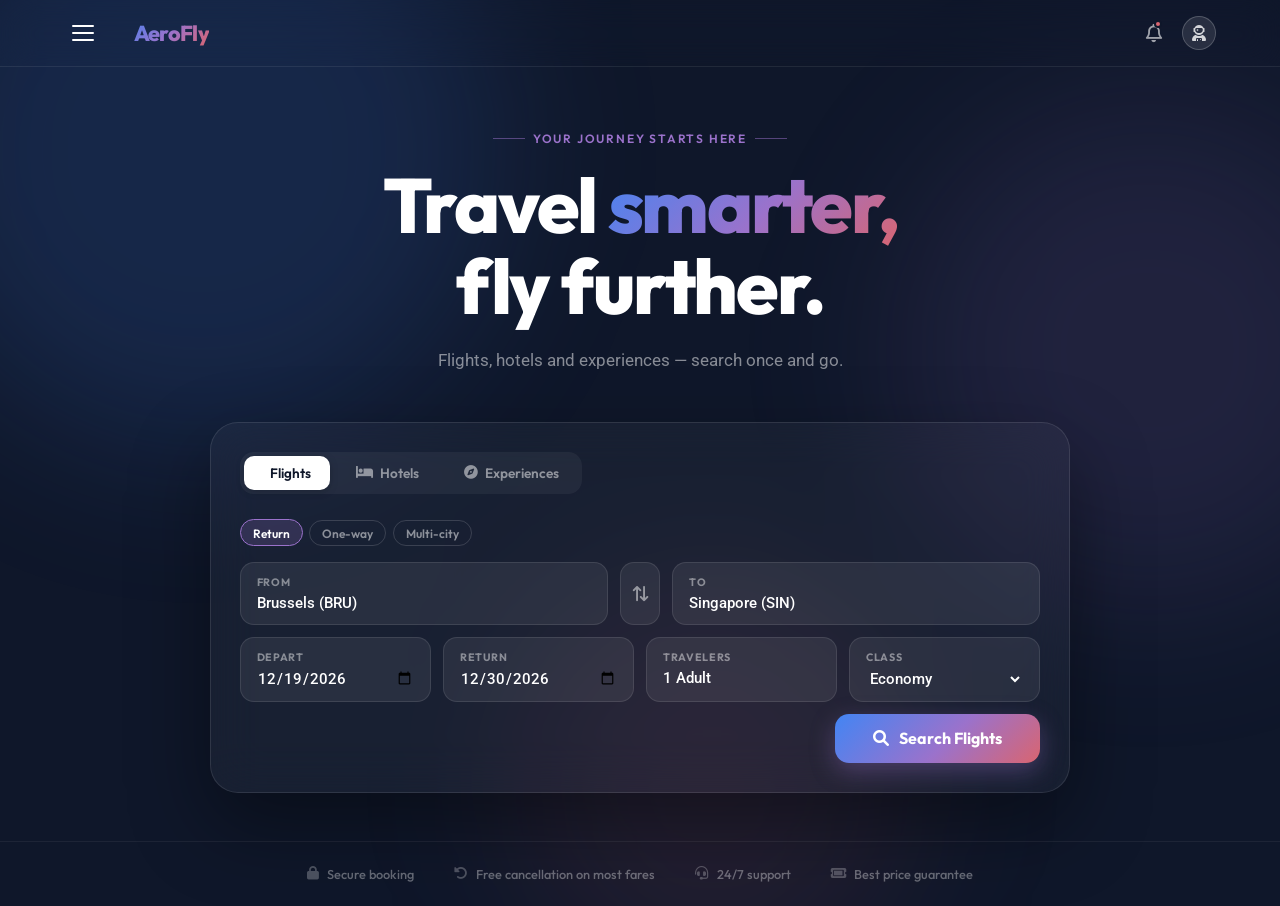
<file: index.html>
<!DOCTYPE html>
<html lang="en">
<head>
<meta charset="UTF-8">
<meta name="viewport" content="width=device-width, initial-scale=1.0, maximum-scale=1.0, user-scalable=no">
<title>AeroFly — Premium Travel</title>
<link href="https://cdnjs.cloudflare.com/ajax/libs/font-awesome/6.0.0/css/all.min.css" rel="stylesheet">
<link href="https://fonts.googleapis.com/css2?family=Outfit:wght@300;400;500;600;700;800&family=Roboto:wght@400;500;700&display=swap" rel="stylesheet">
<link rel="stylesheet" href="dreamo-fixed/css/global.css">
<style>
#navDropdown{position:absolute;top:calc(100% + 8px);left:5%;visibility:hidden;opacity:0;pointer-events:none;transform:translateY(-8px);transition:all .25s cubic-bezier(.34,1.56,.64,1);z-index:500;}
#navDropdown.active{visibility:visible;opacity:1;pointer-events:all;transform:translateY(0);}
body{overflow-x:hidden;}
.hero{min-height:100vh;background:#0F172A;display:flex;flex-direction:column;position:relative;overflow:hidden;}
.stars{position:absolute;inset:0;pointer-events:none;overflow:hidden;}
.stars span{position:absolute;border-radius:50%;background:white;animation:twinkle var(--d) ease-in-out infinite alternate;opacity:0;}
@keyframes twinkle{from{opacity:0;transform:scale(.8)}to{opacity:var(--o);transform:scale(1.2)}}
.blob{position:absolute;border-radius:50%;filter:blur(80px);pointer-events:none;}
.blob-1{width:600px;height:600px;background:rgba(66,133,244,.15);top:-150px;left:-100px;animation:drift 12s ease-in-out infinite alternate;}
.blob-2{width:500px;height:500px;background:rgba(155,114,203,.12);top:100px;right:-120px;animation:drift 9s ease-in-out infinite alternate-reverse;}
.blob-3{width:400px;height:400px;background:rgba(217,101,112,.1);bottom:-80px;left:40%;animation:drift 14s ease-in-out infinite alternate;}
@keyframes drift{from{transform:translate(0,0) scale(1)}to{transform:translate(30px,20px) scale(1.06)}}
header{background:transparent;border-bottom:1px solid rgba(255,255,255,.08);position:relative;z-index:10;}
header .logo{color:white;}
.icon-btn{color:rgba(255,255,255,.6);}
.icon-btn:hover{background:rgba(255,255,255,.1);color:white;}
.profile-char{background:rgba(255,255,255,.1);color:rgba(255,255,255,.8);border-color:rgba(255,255,255,.2);}
.hamburger span{background:white;}
.hero-body{flex:1;display:flex;flex-direction:column;align-items:center;justify-content:center;padding:4rem 5% 3rem;position:relative;z-index:2;}
.hero-eyebrow{font-family:'Outfit',sans-serif;font-size:.75rem;font-weight:600;letter-spacing:.15em;text-transform:uppercase;color:var(--purple);margin-bottom:1.2rem;display:flex;align-items:center;gap:.5rem;}
.hero-eyebrow::before,.hero-eyebrow::after{content:'';width:32px;height:1px;background:var(--purple);opacity:.5;}
.hero-title{font-family:'Outfit',sans-serif;font-size:clamp(2.6rem,6vw,5rem);font-weight:800;line-height:1.05;letter-spacing:-.03em;color:white;text-align:center;margin-bottom:1.2rem;max-width:820px;}
.hero-title .grad{background:var(--gradient);-webkit-background-clip:text;-webkit-text-fill-color:transparent;}
.hero-sub{font-size:1.05rem;color:rgba(255,255,255,.5);text-align:center;max-width:480px;line-height:1.7;margin-bottom:3rem;}
.search-card{background:rgba(255,255,255,.04);backdrop-filter:blur(24px);border:1px solid rgba(255,255,255,.1);border-radius:28px;padding:1.8rem;width:100%;max-width:860px;box-shadow:0 32px 80px rgba(0,0,0,.4);}
.mode-tabs{display:flex;gap:.4rem;margin-bottom:1.6rem;background:rgba(255,255,255,.05);border-radius:14px;padding:4px;width:fit-content;}
.mode-tab{font-family:'Outfit',sans-serif;font-size:.85rem;font-weight:600;padding:.5rem 1.2rem;border-radius:10px;border:none;background:transparent;color:rgba(255,255,255,.5);cursor:pointer;transition:all .2s;display:flex;align-items:center;gap:.45rem;}
.mode-tab.active{background:white;color:#0F172A;box-shadow:0 2px 8px rgba(0,0,0,.2);}
.mode-tab:hover:not(.active){color:rgba(255,255,255,.85);background:rgba(255,255,255,.08);}
.search-panel{display:none;}
.search-panel.active{display:block;}
.fields-row{display:grid;gap:.75rem;margin-bottom:.75rem;}
.fields-row.cols-2{grid-template-columns:1fr 1fr;}
.fields-row.cols-3{grid-template-columns:1fr 1fr 1fr;}
.fields-row.cols-4{grid-template-columns:1fr 1fr 1fr 1fr;}
.field{display:flex;flex-direction:column;gap:.3rem;background:rgba(255,255,255,.07);border:1px solid rgba(255,255,255,.1);border-radius:14px;padding:.75rem 1rem;cursor:pointer;transition:all .2s;position:relative;}
.field:hover,.field:focus-within{background:rgba(255,255,255,.11);border-color:rgba(155,114,203,.5);}
.field label{font-family:'Outfit',sans-serif;font-size:.67rem;font-weight:700;text-transform:uppercase;letter-spacing:.06em;color:rgba(255,255,255,.45);pointer-events:none;}
.field input,.field select{background:transparent;border:none;outline:none;font-family:'Roboto',sans-serif;font-size:.95rem;font-weight:500;color:white;width:100%;cursor:pointer;}
.field select option{background:#1E293B;color:white;}
.field input::placeholder{color:rgba(255,255,255,.3);}
.swap-wrap{display:flex;align-items:stretch;gap:.75rem;margin-bottom:.75rem;}
.swap-btn{width:40px;flex-shrink:0;background:rgba(255,255,255,.07);border:1px solid rgba(255,255,255,.1);border-radius:14px;color:rgba(255,255,255,.5);font-size:.95rem;cursor:pointer;display:flex;align-items:center;justify-content:center;transition:all .2s;align-self:stretch;}
.swap-btn:hover{background:rgba(155,114,203,.2);border-color:rgba(155,114,203,.4);color:white;transform:rotate(180deg);}
.travelers-popup-wrap{position:absolute;top:calc(100% + 8px);left:0;right:0;background:#1E293B;border:1px solid rgba(255,255,255,.12);border-radius:16px;padding:1rem;z-index:200;box-shadow:0 20px 60px rgba(0,0,0,.5);display:none;}
.travelers-popup-wrap.open{display:block;}
.t-row{display:flex;align-items:center;justify-content:space-between;padding:.55rem 0;border-bottom:1px solid rgba(255,255,255,.07);}
.t-row:last-of-type{border-bottom:none;}
.t-label{color:white;font-weight:600;font-size:.9rem;}
.t-age{font-size:.72rem;color:rgba(255,255,255,.4);}
.t-counter{display:flex;align-items:center;gap:.5rem;}
.t-btn{width:28px;height:28px;border-radius:50%;border:1.5px solid rgba(255,255,255,.2);background:transparent;color:white;font-size:1rem;font-weight:700;cursor:pointer;display:flex;align-items:center;justify-content:center;transition:all .2s;line-height:1;}
.t-btn:hover:not(:disabled){border-color:var(--purple);color:var(--purple);}
.t-btn:disabled{opacity:.3;cursor:not-allowed;}
.t-val{min-width:20px;text-align:center;font-weight:700;color:white;font-family:'Outfit',sans-serif;}
.t-done{width:100%;margin-top:.75rem;background:var(--gradient);border:none;border-radius:10px;padding:.55rem;color:white;font-family:'Outfit',sans-serif;font-weight:700;font-size:.85rem;cursor:pointer;}
.trip-pills{display:flex;gap:.4rem;margin-bottom:1rem;flex-wrap:wrap;}
.trip-pill{font-family:'Outfit',sans-serif;font-size:.75rem;font-weight:600;padding:.3rem .75rem;border-radius:20px;border:1.5px solid rgba(255,255,255,.15);background:transparent;color:rgba(255,255,255,.5);cursor:pointer;transition:all .2s;}
.trip-pill.active{border-color:var(--purple);background:rgba(155,114,203,.2);color:white;}
.search-btn-row{display:flex;justify-content:flex-end;margin-top:.75rem;}
.search-btn{background:var(--gradient);color:white;border:none;border-radius:14px;padding:.9rem 2.4rem;font-family:'Outfit',sans-serif;font-size:1rem;font-weight:700;cursor:pointer;display:flex;align-items:center;gap:.6rem;transition:all .2s;box-shadow:0 8px 24px rgba(155,114,203,.35);}
.search-btn:hover{transform:translateY(-2px);box-shadow:0 12px 32px rgba(155,114,203,.45);}
.trust-bar{display:flex;gap:2.5rem;justify-content:center;padding:1.5rem 5%;position:relative;z-index:2;border-top:1px solid rgba(255,255,255,.06);flex-wrap:wrap;}
.trust-item{display:flex;align-items:center;gap:.5rem;font-size:.8rem;color:rgba(255,255,255,.35);font-family:'Outfit',sans-serif;font-weight:500;}
.trust-item i{color:rgba(255,255,255,.25);font-size:.85rem;}
.nav-dropdown{background:rgba(15,23,42,.95);border-color:rgba(255,255,255,.1);}
.nav-dropdown a{color:rgba(255,255,255,.8);border-bottom-color:rgba(255,255,255,.08);}
.nav-dropdown a:hover{background:rgba(255,255,255,.05);color:white;}
@media(max-width:700px){
  .fields-row.cols-4{grid-template-columns:1fr 1fr;}
  .fields-row.cols-3{grid-template-columns:1fr 1fr;}
  .fields-row.cols-2{grid-template-columns:1fr;}
  .swap-wrap{flex-direction:column;}
  .swap-btn{width:100%;height:40px;}
  .search-btn-row{justify-content:stretch;}
  .search-btn{width:100%;justify-content:center;}
  .hero-title{font-size:2.4rem;}
}
</style>
</head>
<body>

<div class="hero">
  <div class="stars" id="stars"></div>
  <div class="blob blob-1"></div>
  <div class="blob blob-2"></div>
  <div class="blob blob-3"></div>

  <header>
    <div class="logo-menu-group">
      <div class="hamburger" id="menuToggle">
        <span></span><span></span><span></span>
      </div>
      <div class="logo">
        <i class="fa-solid fa-sparkles" style="font-size:1.1rem;margin-right:6px;"></i>AeroFly
      </div>
    </div>
    <div class="nav-dropdown" id="navDropdown">
      <a href="dreamo-fixed/pages/aerofly.html"><i class="fa-solid fa-plane-up" style="margin-right:8px;"></i> Flights</a>
      <a href="dreamo-fixed/pages/aerohotel.html"><i class="fa-solid fa-bed" style="margin-right:8px;"></i> Hotels</a>
      <a href="dreamo-fixed/pages/experiences.html"><i class="fa-solid fa-compass" style="margin-right:8px;"></i> Experiences</a>
    </div>
    <div class="user-actions">
      <button class="icon-btn" title="Notifications">
        <i class="fa-regular fa-bell"></i>
        <div class="notification-badge"></div>
      </button>
      <div class="profile-char" title="Account">
        <i class="fa-solid fa-user-astronaut"></i>
      </div>
    </div>
  </header>

  <div class="hero-body">
    <div class="hero-eyebrow">Your Journey Starts Here</div>
    <h1 class="hero-title">Travel <span class="grad">smarter,</span><br>fly further.</h1>
    <p class="hero-sub">Flights, hotels and experiences — search once and go.</p>

    <div class="search-card">
      <div class="mode-tabs">
        <button class="mode-tab active" id="tab-flights" onclick="switchMode('flights')"><i class="fa-solid fa-plane-up"></i> Flights</button>
        <button class="mode-tab" id="tab-hotels" onclick="switchMode('hotels')"><i class="fa-solid fa-bed"></i> Hotels</button>
        <button class="mode-tab" id="tab-experiences" onclick="switchMode('experiences')"><i class="fa-solid fa-compass"></i> Experiences</button>
      </div>

      <div class="search-panel active" id="panel-flights">
        <div class="trip-pills">
          <button class="trip-pill active" onclick="setTrip(this,'return')">Return</button>
          <button class="trip-pill" onclick="setTrip(this,'oneway')">One-way</button>
          <button class="trip-pill" onclick="setTrip(this,'multi')">Multi-city</button>
        </div>
        <div class="swap-wrap">
          <div class="field" style="flex:1;"><label>From</label><input type="text" id="f-from" placeholder="City or airport" value="Brussels (BRU)"></div>
          <button class="swap-btn" title="Swap" onclick="swapLocations()"><i class="fa-solid fa-arrow-right-arrow-left" style="transform:rotate(90deg)"></i></button>
          <div class="field" style="flex:1;"><label>To</label><input type="text" id="f-to" placeholder="City or airport" value="Singapore (SIN)"></div>
        </div>
        <div class="fields-row cols-4">
          <div class="field"><label>Depart</label><input type="date" id="f-depart"></div>
          <div class="field" id="f-return-wrap"><label>Return</label><input type="date" id="f-return"></div>
          <div class="field" style="position:relative;" onclick="toggleTravelers(event)">
            <label>Travelers</label>
            <input type="text" id="f-travelers-display" readonly placeholder="1 Adult" style="cursor:pointer;">
            <div class="travelers-popup-wrap" id="travelers-popup" onclick="event.stopPropagation()">
              <div class="t-row"><div><div class="t-label">Adults</div><div class="t-age">Age 12+</div></div><div class="t-counter"><button class="t-btn" id="a-minus" onclick="adj('a',-1)">−</button><span class="t-val" id="a-val">1</span><button class="t-btn" onclick="adj('a',1)">+</button></div></div>
              <div class="t-row"><div><div class="t-label">Children</div><div class="t-age">Age 2–11</div></div><div class="t-counter"><button class="t-btn" id="c-minus" onclick="adj('c',-1)">−</button><span class="t-val" id="c-val">0</span><button class="t-btn" onclick="adj('c',1)">+</button></div></div>
              <div class="t-row"><div><div class="t-label">Infants</div><div class="t-age">Under 2</div></div><div class="t-counter"><button class="t-btn" id="i-minus" onclick="adj('i',-1)">−</button><span class="t-val" id="i-val">0</span><button class="t-btn" onclick="adj('i',1)">+</button></div></div>
              <button class="t-done" onclick="closeTravelers()">Done</button>
            </div>
          </div>
          <div class="field"><label>Class</label><select id="f-class"><option value="economy">Economy</option><option value="premium">Premium</option><option value="first">First Class</option></select></div>
        </div>
        <div class="search-btn-row"><button class="search-btn" onclick="searchFlights()"><i class="fa-solid fa-magnifying-glass"></i> Search Flights</button></div>
      </div>

      <div class="search-panel" id="panel-hotels">
        <div class="fields-row cols-2" style="margin-bottom:.75rem;"><div class="field" style="grid-column:1/-1;"><label>Destination</label><input type="text" id="h-dest" placeholder="City, hotel or landmark" value="Singapore"></div></div>
        <div class="fields-row cols-4">
          <div class="field"><label>Check-in</label><input type="date" id="h-checkin"></div>
          <div class="field"><label>Check-out</label><input type="date" id="h-checkout"></div>
          <div class="field"><label>Guests</label><select id="h-guests"><option>1 guest</option><option selected>2 guests</option><option>3 guests</option><option>4 guests</option><option>5+ guests</option></select></div>
          <div class="field"><label>Rooms</label><select id="h-rooms"><option selected>1 room</option><option>2 rooms</option><option>3 rooms</option></select></div>
        </div>
        <div class="search-btn-row"><button class="search-btn" onclick="searchHotels()"><i class="fa-solid fa-magnifying-glass"></i> Search Hotels</button></div>
      </div>

      <div class="search-panel" id="panel-experiences">
        <div class="fields-row cols-2" style="margin-bottom:.75rem;"><div class="field" style="grid-column:1/-1;"><label>What are you looking for?</label><input type="text" id="e-query" placeholder="Cooking class, city tour, safari..."></div></div>
        <div class="fields-row cols-4">
          <div class="field"><label>Destination</label><input type="text" id="e-dest" placeholder="City or region" value="Singapore"></div>
          <div class="field"><label>Date</label><input type="date" id="e-date"></div>
          <div class="field"><label>Guests</label><select id="e-guests"><option>1 person</option><option selected>2 people</option><option>3 people</option><option>4 people</option><option>5+ people</option></select></div>
          <div class="field"><label>Category</label><select id="e-cat"><option value="">All</option><option value="food">Food & Drink</option><option value="culture">Culture</option><option value="nature">Nature</option><option value="adventure">Adventure</option><option value="wellness">Wellness</option></select></div>
        </div>
        <div class="search-btn-row"><button class="search-btn" onclick="searchExperiences()"><i class="fa-solid fa-magnifying-glass"></i> Find Experiences</button></div>
      </div>
    </div>
  </div>

  <div class="trust-bar">
    <div class="trust-item"><i class="fa-solid fa-lock"></i> Secure booking</div>
    <div class="trust-item"><i class="fa-solid fa-rotate-left"></i> Free cancellation on most fares</div>
    <div class="trust-item"><i class="fa-solid fa-headset"></i> 24/7 support</div>
    <div class="trust-item"><i class="fa-solid fa-ticket"></i> Best price guarantee</div>
  </div>
</div>

<script src="dreamo-fixed/js/global.js"></script>
<script>
(function buildStars(){const c=document.getElementById('stars');for(let i=0;i<120;i++){const s=document.createElement('span'),sz=Math.random()*2.5+.5;s.style.cssText=`width:${sz}px;height:${sz}px;top:${Math.random()*100}%;left:${Math.random()*100}%;--d:${(Math.random()*4+2).toFixed(1)}s;--o:${(Math.random()*.7+.1).toFixed(2)};animation-delay:${(Math.random()*5).toFixed(1)}s;`;c.appendChild(s);}})();
(function setDates(){const pad=n=>String(n).padStart(2,'0'),fmt=d=>`${d.getFullYear()}-${pad(d.getMonth()+1)}-${pad(d.getDate())}`,dep=new Date(),ret=new Date();dep.setDate(dep.getDate()+14);ret.setDate(ret.getDate()+25);document.getElementById('f-depart').value=fmt(dep);document.getElementById('f-return').value=fmt(ret);document.getElementById('h-checkin').value=fmt(dep);document.getElementById('h-checkout').value=fmt(ret);document.getElementById('e-date').value=fmt(dep);})();
function switchMode(m){document.querySelectorAll('.mode-tab').forEach(t=>t.classList.remove('active'));document.querySelectorAll('.search-panel').forEach(p=>p.classList.remove('active'));document.getElementById('tab-'+m).classList.add('active');document.getElementById('panel-'+m).classList.add('active');}
function setTrip(el,t){document.querySelectorAll('.trip-pill').forEach(p=>p.classList.remove('active'));el.classList.add('active');document.getElementById('f-return-wrap').style.display=t==='oneway'?'none':'';}
function swapLocations(){const a=document.getElementById('f-from'),b=document.getElementById('f-to');[a.value,b.value]=[b.value,a.value];}
const PAX={a:1,c:0,i:0};
function toggleTravelers(e){e.stopPropagation();document.getElementById('travelers-popup').classList.toggle('open');updateTravelersBtn();}
function closeTravelers(){document.getElementById('travelers-popup').classList.remove('open');}
function adj(k,d){PAX[k]=Math.max(k==='a'?1:0,PAX[k]+d);document.getElementById(k+'-val').textContent=PAX[k];document.getElementById(k+'-minus').disabled=PAX[k]<=(k==='a'?1:0);updateTravelersBtn();}
function updateTravelersBtn(){const p=[];if(PAX.a)p.push(PAX.a+' Adult'+(PAX.a>1?'s':''));if(PAX.c)p.push(PAX.c+' Child'+(PAX.c>1?'ren':''));if(PAX.i)p.push(PAX.i+' Infant'+(PAX.i>1?'s':''));document.getElementById('f-travelers-display').value=p.join(', ');}
updateTravelersBtn();
document.addEventListener('click',()=>closeTravelers());
function searchFlights(){const from=document.getElementById('f-from').value.trim(),to=document.getElementById('f-to').value.trim(),depart=document.getElementById('f-depart').value,ret=document.getElementById('f-return').value,pax=`${PAX.a}a${PAX.c}c${PAX.i}i`,cls=document.getElementById('f-class').value,params=new URLSearchParams({from,to,depart,return:ret,pax,class:cls});window.location.href=`dreamo-fixed/pages/aerofly.html?${params}`;}
function searchHotels(){const dest=document.getElementById('h-dest').value.trim(),checkin=document.getElementById('h-checkin').value,checkout=document.getElementById('h-checkout').value,guests=document.getElementById('h-guests').value,rooms=document.getElementById('h-rooms').value,params=new URLSearchParams({dest,checkin,checkout,guests,rooms});window.location.href=`dreamo-fixed/pages/aerohotel.html?${params}`;}
function searchExperiences(){const query=document.getElementById('e-query').value.trim(),dest=document.getElementById('e-dest').value.trim(),date=document.getElementById('e-date').value,guests=document.getElementById('e-guests').value,cat=document.getElementById('e-cat').value,params=new URLSearchParams({query,dest,date,guests,cat});window.location.href=`dreamo-fixed/pages/experiences.html?${params}`;}
</script>
</body>
</html>
</file>
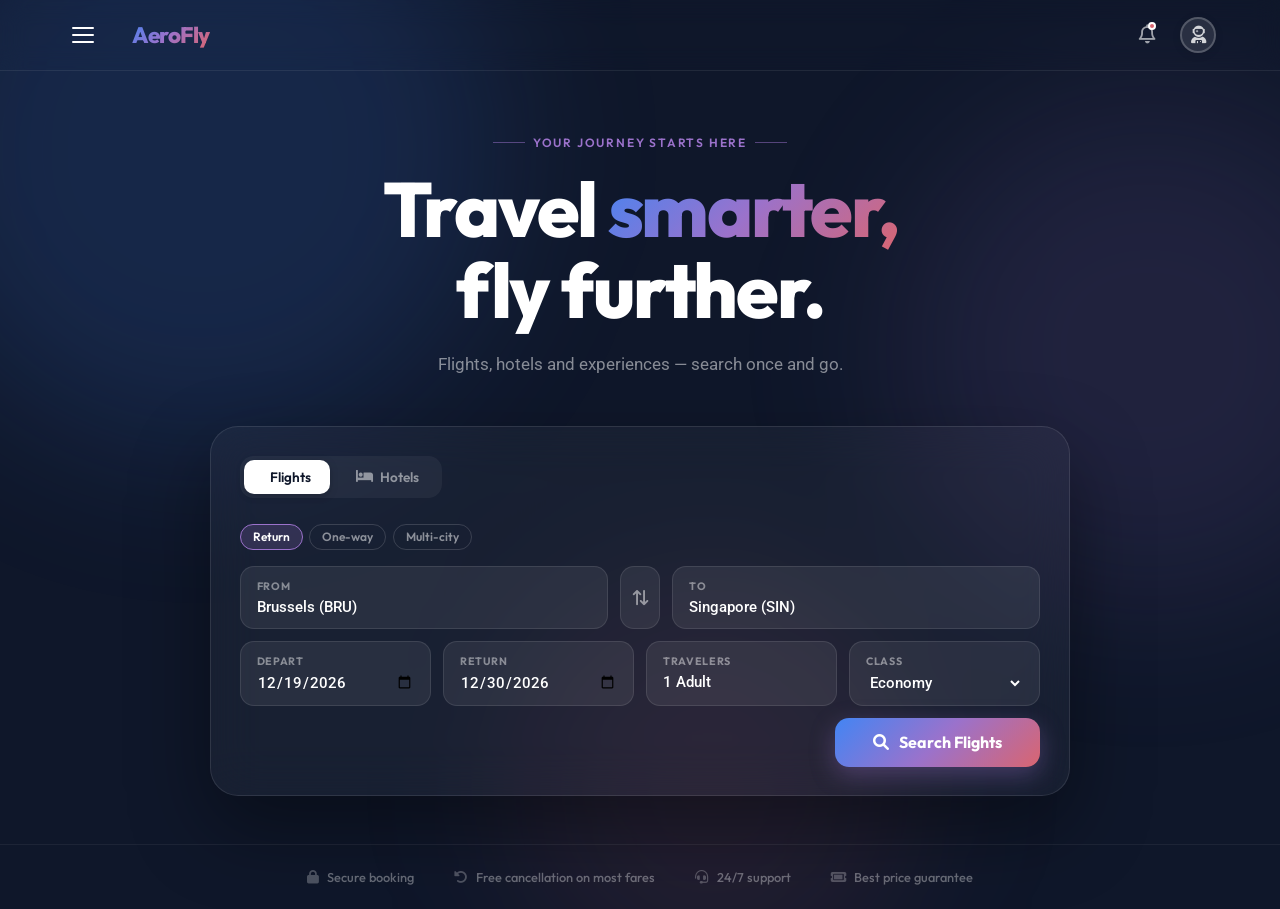
<file: aerofly-fixed/index.html>
<!DOCTYPE html>
<html lang="en">
<head>
<meta charset="UTF-8">
<meta name="viewport" content="width=device-width, initial-scale=1.0, maximum-scale=1.0, user-scalable=no">
<title>AeroFly — Premium Travel</title>
<link href="https://cdnjs.cloudflare.com/ajax/libs/font-awesome/6.0.0/css/all.min.css" rel="stylesheet">
<link href="https://fonts.googleapis.com/css2?family=Outfit:wght@300;400;500;600;700;800&family=Roboto:wght@400;500;700&display=swap" rel="stylesheet">
<link rel="stylesheet" href="css/global.css">
<style>
/* ================================================================
   INDEX — landing page only styles
================================================================ */

body { overflow-x: hidden; }

/* ── Hero ─────────────────────────────────────────────────────── */
.hero {
  min-height: 100vh;
  background: #0F172A;
  display: flex;
  flex-direction: column;
  position: relative;
  overflow: hidden;
}

/* animated star field */
.stars {
  position: absolute;
  inset: 0;
  pointer-events: none;
  overflow: hidden;
}
.stars span {
  position: absolute;
  border-radius: 50%;
  background: white;
  animation: twinkle var(--d) ease-in-out infinite alternate;
  opacity: 0;
}
@keyframes twinkle {
  from { opacity: 0; transform: scale(.8); }
  to   { opacity: var(--o); transform: scale(1.2); }
}

/* gradient glow blobs */
.blob {
  position: absolute;
  border-radius: 50%;
  filter: blur(80px);
  pointer-events: none;
}
.blob-1 {
  width: 600px; height: 600px;
  background: rgba(66,133,244,.15);
  top: -150px; left: -100px;
  animation: drift 12s ease-in-out infinite alternate;
}
.blob-2 {
  width: 500px; height: 500px;
  background: rgba(155,114,203,.12);
  top: 100px; right: -120px;
  animation: drift 9s ease-in-out infinite alternate-reverse;
}
.blob-3 {
  width: 400px; height: 400px;
  background: rgba(217,101,112,.1);
  bottom: -80px; left: 40%;
  animation: drift 14s ease-in-out infinite alternate;
}
@keyframes drift {
  from { transform: translate(0, 0) scale(1); }
  to   { transform: translate(30px, 20px) scale(1.06); }
}

/* ── Header (dark variant) ─────────────────────────────────────── */
header {
  background: transparent;
  border-bottom: 1px solid rgba(255,255,255,.08);
  position: relative;
  z-index: 10;
}
header .logo { color: white; }
.icon-btn { color: rgba(255,255,255,.6); }
.icon-btn:hover { background: rgba(255,255,255,.1); color: white; }
.profile-char { background: rgba(255,255,255,.1); color: rgba(255,255,255,.8); border-color: rgba(255,255,255,.2); }
.hamburger span { background: white; }

/* ── Hero content ──────────────────────────────────────────────── */
.hero-body {
  flex: 1;
  display: flex;
  flex-direction: column;
  align-items: center;
  justify-content: center;
  padding: 4rem 5% 3rem;
  position: relative;
  z-index: 2;
}

.hero-eyebrow {
  font-family: 'Outfit', sans-serif;
  font-size: .75rem;
  font-weight: 600;
  letter-spacing: .15em;
  text-transform: uppercase;
  color: var(--gemini-purple);
  margin-bottom: 1.2rem;
  display: flex;
  align-items: center;
  gap: .5rem;
}
.hero-eyebrow::before,
.hero-eyebrow::after {
  content: '';
  width: 32px; height: 1px;
  background: var(--gemini-purple);
  opacity: .5;
}

.hero-title {
  font-family: 'Outfit', sans-serif;
  font-size: clamp(2.6rem, 6vw, 5rem);
  font-weight: 800;
  line-height: 1.05;
  letter-spacing: -.03em;
  color: white;
  text-align: center;
  margin-bottom: 1.2rem;
  max-width: 820px;
}

.hero-title .grad {
  background: var(--gemini-gradient);
  -webkit-background-clip: text;
  -webkit-text-fill-color: transparent;
}

.hero-sub {
  font-size: 1.05rem;
  color: rgba(255,255,255,.5);
  text-align: center;
  max-width: 480px;
  line-height: 1.7;
  margin-bottom: 3rem;
}

/* ── Search card ───────────────────────────────────────────────── */
.search-card {
  background: rgba(255,255,255,.04);
  backdrop-filter: blur(24px);
  border: 1px solid rgba(255,255,255,.1);
  border-radius: 28px;
  padding: 1.8rem;
  width: 100%;
  max-width: 860px;
  box-shadow: 0 32px 80px rgba(0,0,0,.4);
}

/* ── Mode tabs ─────────────────────────────────────────────────── */
.mode-tabs {
  display: flex;
  gap: .4rem;
  margin-bottom: 1.6rem;
  background: rgba(255,255,255,.05);
  border-radius: 14px;
  padding: 4px;
  width: fit-content;
}
.mode-tab {
  font-family: 'Outfit', sans-serif;
  font-size: .85rem;
  font-weight: 600;
  padding: .5rem 1.2rem;
  border-radius: 10px;
  border: none;
  background: transparent;
  color: rgba(255,255,255,.5);
  cursor: pointer;
  transition: all .2s;
  display: flex;
  align-items: center;
  gap: .45rem;
}
.mode-tab.active {
  background: white;
  color: var(--text-dark);
  box-shadow: 0 2px 8px rgba(0,0,0,.2);
}
.mode-tab:hover:not(.active) {
  color: rgba(255,255,255,.85);
  background: rgba(255,255,255,.08);
}

/* ── Search panels ─────────────────────────────────────────────── */
.search-panel { display: none; }
.search-panel.active { display: block; }

/* ── Field rows ────────────────────────────────────────────────── */
.fields-row {
  display: grid;
  gap: .75rem;
  margin-bottom: .75rem;
}
.fields-row.cols-2 { grid-template-columns: 1fr 1fr; }
.fields-row.cols-3 { grid-template-columns: 1fr 1fr 1fr; }
.fields-row.cols-4 { grid-template-columns: 1fr 1fr 1fr 1fr; }

.field {
  display: flex;
  flex-direction: column;
  gap: .3rem;
  background: rgba(255,255,255,.07);
  border: 1px solid rgba(255,255,255,.1);
  border-radius: 14px;
  padding: .75rem 1rem;
  cursor: pointer;
  transition: all .2s;
  position: relative;
}
.field:hover, .field:focus-within {
  background: rgba(255,255,255,.11);
  border-color: rgba(155,114,203,.5);
}

.field label {
  font-family: 'Outfit', sans-serif;
  font-size: .67rem;
  font-weight: 700;
  text-transform: uppercase;
  letter-spacing: .06em;
  color: rgba(255,255,255,.45);
  pointer-events: none;
}

.field input,
.field select {
  background: transparent;
  border: none;
  outline: none;
  font-family: 'Roboto', sans-serif;
  font-size: .95rem;
  font-weight: 500;
  color: white;
  width: 100%;
  cursor: pointer;
}
.field select option { background: #1E293B; color: white; }
.field input::placeholder { color: rgba(255,255,255,.3); }

/* swap button between From/To */
.swap-wrap {
  display: flex;
  align-items: stretch;
  gap: .75rem;
}
.swap-btn {
  width: 40px;
  flex-shrink: 0;
  background: rgba(255,255,255,.07);
  border: 1px solid rgba(255,255,255,.1);
  border-radius: 14px;
  color: rgba(255,255,255,.5);
  font-size: .95rem;
  cursor: pointer;
  display: flex;
  align-items: center;
  justify-content: center;
  transition: all .2s;
  align-self: stretch;
}
.swap-btn:hover {
  background: rgba(155,114,203,.2);
  border-color: rgba(155,114,203,.4);
  color: white;
  transform: rotate(180deg);
}

/* traveler rows inside popup */
.travelers-popup-wrap {
  position: absolute;
  top: calc(100% + 8px);
  left: 0;
  right: 0;
  background: #1E293B;
  border: 1px solid rgba(255,255,255,.12);
  border-radius: 16px;
  padding: 1rem;
  z-index: 200;
  box-shadow: 0 20px 60px rgba(0,0,0,.5);
  display: none;
}
.travelers-popup-wrap.open { display: block; }

.t-row {
  display: flex;
  align-items: center;
  justify-content: space-between;
  padding: .55rem 0;
  border-bottom: 1px solid rgba(255,255,255,.07);
}
.t-row:last-of-type { border-bottom: none; }
.t-label { color: white; font-weight: 600; font-size: .9rem; }
.t-age { font-size: .72rem; color: rgba(255,255,255,.4); }

.t-counter { display: flex; align-items: center; gap: .5rem; }
.t-btn {
  width: 28px; height: 28px;
  border-radius: 50%;
  border: 1.5px solid rgba(255,255,255,.2);
  background: transparent;
  color: white;
  font-size: 1rem;
  font-weight: 700;
  cursor: pointer;
  display: flex; align-items: center; justify-content: center;
  transition: all .2s;
  line-height: 1;
}
.t-btn:hover:not(:disabled) { border-color: var(--gemini-purple); color: var(--gemini-purple); }
.t-btn:disabled { opacity: .3; cursor: not-allowed; }
.t-val { min-width: 20px; text-align: center; font-weight: 700; color: white; font-family: 'Outfit', sans-serif; }

.t-done {
  width: 100%;
  margin-top: .75rem;
  background: var(--gemini-gradient);
  border: none;
  border-radius: 10px;
  padding: .55rem;
  color: white;
  font-family: 'Outfit', sans-serif;
  font-weight: 700;
  font-size: .85rem;
  cursor: pointer;
}

/* ── Trip type pills ───────────────────────────────────────────── */
.trip-pills {
  display: flex;
  gap: .4rem;
  margin-bottom: 1rem;
  flex-wrap: wrap;
}
.trip-pill {
  font-family: 'Outfit', sans-serif;
  font-size: .75rem;
  font-weight: 600;
  padding: .3rem .75rem;
  border-radius: 20px;
  border: 1.5px solid rgba(255,255,255,.15);
  background: transparent;
  color: rgba(255,255,255,.5);
  cursor: pointer;
  transition: all .2s;
}
.trip-pill.active {
  border-color: var(--gemini-purple);
  background: rgba(155,114,203,.2);
  color: white;
}

/* ── Search button ─────────────────────────────────────────────── */
.search-btn-row {
  display: flex;
  justify-content: flex-end;
  margin-top: .75rem;
}
.search-btn {
  background: var(--gemini-gradient);
  color: white;
  border: none;
  border-radius: 14px;
  padding: .9rem 2.4rem;
  font-family: 'Outfit', sans-serif;
  font-size: 1rem;
  font-weight: 700;
  cursor: pointer;
  display: flex;
  align-items: center;
  gap: .6rem;
  transition: all .2s;
  box-shadow: 0 8px 24px rgba(155,114,203,.35);
}
.search-btn:hover {
  transform: translateY(-2px);
  box-shadow: 0 12px 32px rgba(155,114,203,.45);
}
.search-btn i { font-size: 1rem; }

/* ── Trust bar ─────────────────────────────────────────────────── */
.trust-bar {
  display: flex;
  gap: 2.5rem;
  justify-content: center;
  padding: 1.5rem 5%;
  position: relative;
  z-index: 2;
  border-top: 1px solid rgba(255,255,255,.06);
  flex-wrap: wrap;
}
.trust-item {
  display: flex;
  align-items: center;
  gap: .5rem;
  font-size: .8rem;
  color: rgba(255,255,255,.35);
  font-family: 'Outfit', sans-serif;
  font-weight: 500;
}
.trust-item i { color: rgba(255,255,255,.25); font-size: .85rem; }

/* ── Responsive ────────────────────────────────────────────────── */
@media (max-width: 700px) {
  .fields-row.cols-4 { grid-template-columns: 1fr 1fr; }
  .fields-row.cols-3 { grid-template-columns: 1fr 1fr; }
  .fields-row.cols-2 { grid-template-columns: 1fr; }
  .swap-wrap { flex-direction: column; }
  .swap-btn  { width: 100%; height: 40px; }
  .search-btn-row { justify-content: stretch; }
  .search-btn { width: 100%; justify-content: center; }
  .hero-title { font-size: 2.4rem; }
}

/* nav dropdown dark override */
.nav-dropdown {
  background: rgba(15,23,42,.95);
  border-color: rgba(255,255,255,.1);
}
.nav-dropdown a { color: rgba(255,255,255,.8); border-bottom-color: rgba(255,255,255,.08); }
.nav-dropdown a:hover { background: rgba(255,255,255,.05); color: white; }
</style>
</head>
<body>

<div class="hero">
  <div class="stars" id="stars"></div>
  <div class="blob blob-1"></div>
  <div class="blob blob-2"></div>
  <div class="blob blob-3"></div>

  <!-- HEADER -->
  <header>
    <div class="logo-menu-group">
      <div class="hamburger" id="menuToggle">
        <span></span><span></span><span></span>
      </div>
      <div class="logo">
        <i class="fa-solid fa-sparkles" style="font-size:1.1rem;margin-right:6px;"></i>AeroFly
      </div>
    </div>
    <div class="nav-dropdown" id="navDropdown">
      <a href="index.html" class="active-link"><i class="fa-solid fa-house" style="margin-right:8px;"></i> Home</a>
      <a href="pages/aerofly.html"><i class="fa-solid fa-plane-up" style="margin-right:8px;"></i> Flights</a>
      <a href="pages/aerohotel.html"><i class="fa-solid fa-bed" style="margin-right:8px;"></i> Hotels</a>
    </div>
    <div class="user-actions">
      <button class="icon-btn" title="Notifications">
        <i class="fa-regular fa-bell"></i>
        <div class="notification-badge"></div>
      </button>
      <div class="profile-char" title="Account">
        <i class="fa-solid fa-user-astronaut"></i>
      </div>
    </div>
  </header>

  <!-- HERO BODY -->
  <div class="hero-body">
    <div class="hero-eyebrow">Your Journey Starts Here</div>

    <h1 class="hero-title">
      Travel <span class="grad">smarter,</span><br>fly further.
    </h1>

    <p class="hero-sub">
      Flights, hotels and experiences — search once and go.
    </p>

    <!-- SEARCH CARD -->
    <div class="search-card">

      <!-- Mode tabs: Flights / Hotels -->
      <div class="mode-tabs">
        <button class="mode-tab active" id="tab-flights" onclick="switchMode('flights')">
          <i class="fa-solid fa-plane-up"></i> Flights
        </button>
        <button class="mode-tab" id="tab-hotels" onclick="switchMode('hotels')">
          <i class="fa-solid fa-bed"></i> Hotels
        </button>
      </div>

      <!-- ── FLIGHTS PANEL ── -->
      <div class="search-panel active" id="panel-flights">

        <!-- Trip type -->
        <div class="trip-pills">
          <button class="trip-pill active" onclick="setTrip(this,'return')">Return</button>
          <button class="trip-pill" onclick="setTrip(this,'oneway')">One-way</button>
          <button class="trip-pill" onclick="setTrip(this,'multi')">Multi-city</button>
        </div>

        <!-- From / Swap / To -->
        <div class="swap-wrap" style="margin-bottom:.75rem;">
          <div class="field" style="flex:1;">
            <label>From</label>
            <input type="text" id="f-from" placeholder="City or airport" value="Brussels (BRU)">
          </div>
          <button class="swap-btn" title="Swap" onclick="swapLocations()">
            <i class="fa-solid fa-arrow-right-arrow-left" style="transform:rotate(90deg)"></i>
          </button>
          <div class="field" style="flex:1;">
            <label>To</label>
            <input type="text" id="f-to" placeholder="City or airport" value="Singapore (SIN)">
          </div>
        </div>

        <!-- Dates + Travelers + Class -->
        <div class="fields-row cols-4">
          <div class="field">
            <label>Depart</label>
            <input type="date" id="f-depart" value="">
          </div>
          <div class="field" id="f-return-wrap">
            <label>Return</label>
            <input type="date" id="f-return" value="">
          </div>
          <div class="field" style="position:relative;" onclick="toggleTravelers(event)">
            <label>Travelers</label>
            <input type="text" id="f-travelers-display" readonly placeholder="1 Adult" style="cursor:pointer;">
            <!-- Travelers mini-popup -->
            <div class="travelers-popup-wrap" id="travelers-popup" onclick="event.stopPropagation()">
              <div class="t-row">
                <div><div class="t-label">Adults</div><div class="t-age">Age 12+</div></div>
                <div class="t-counter">
                  <button class="t-btn" id="a-minus" onclick="adj('a',-1)">−</button>
                  <span class="t-val" id="a-val">1</span>
                  <button class="t-btn" onclick="adj('a',1)">+</button>
                </div>
              </div>
              <div class="t-row">
                <div><div class="t-label">Children</div><div class="t-age">Age 2–11</div></div>
                <div class="t-counter">
                  <button class="t-btn" id="c-minus" onclick="adj('c',-1)">−</button>
                  <span class="t-val" id="c-val">0</span>
                  <button class="t-btn" onclick="adj('c',1)">+</button>
                </div>
              </div>
              <div class="t-row">
                <div><div class="t-label">Infants</div><div class="t-age">Under 2</div></div>
                <div class="t-counter">
                  <button class="t-btn" id="i-minus" onclick="adj('i',-1)">−</button>
                  <span class="t-val" id="i-val">0</span>
                  <button class="t-btn" onclick="adj('i',1)">+</button>
                </div>
              </div>
              <button class="t-done" onclick="closeTravelers()">Done</button>
            </div>
          </div>
          <div class="field">
            <label>Class</label>
            <select id="f-class">
              <option value="economy">Economy</option>
              <option value="premium">Premium</option>
              <option value="first">First Class</option>
            </select>
          </div>
        </div>

        <div class="search-btn-row">
          <button class="search-btn" onclick="searchFlights()">
            <i class="fa-solid fa-magnifying-glass"></i> Search Flights
          </button>
        </div>
      </div>

      <!-- ── HOTELS PANEL ── -->
      <div class="search-panel" id="panel-hotels">

        <!-- Destination -->
        <div class="fields-row cols-2" style="margin-bottom:.75rem;">
          <div class="field" style="grid-column:1/-1;">
            <label>Destination</label>
            <input type="text" id="h-dest" placeholder="City, hotel or landmark" value="Singapore">
          </div>
        </div>

        <!-- Check-in / Check-out / Guests / Rooms -->
        <div class="fields-row cols-4">
          <div class="field">
            <label>Check-in</label>
            <input type="date" id="h-checkin">
          </div>
          <div class="field">
            <label>Check-out</label>
            <input type="date" id="h-checkout">
          </div>
          <div class="field">
            <label>Guests</label>
            <select id="h-guests">
              <option>1 guest</option>
              <option selected>2 guests</option>
              <option>3 guests</option>
              <option>4 guests</option>
              <option>5+ guests</option>
            </select>
          </div>
          <div class="field">
            <label>Rooms</label>
            <select id="h-rooms">
              <option selected>1 room</option>
              <option>2 rooms</option>
              <option>3 rooms</option>
            </select>
          </div>
        </div>

        <div class="search-btn-row">
          <button class="search-btn" onclick="searchHotels()">
            <i class="fa-solid fa-magnifying-glass"></i> Search Hotels
          </button>
        </div>
      </div>

    </div><!-- /.search-card -->
  </div><!-- /.hero-body -->

  <!-- TRUST BAR -->
  <div class="trust-bar">
    <div class="trust-item"><i class="fa-solid fa-lock"></i> Secure booking</div>
    <div class="trust-item"><i class="fa-solid fa-rotate-left"></i> Free cancellation on most fares</div>
    <div class="trust-item"><i class="fa-solid fa-headset"></i> 24/7 support</div>
    <div class="trust-item"><i class="fa-solid fa-ticket"></i> Best price guarantee</div>
  </div>

</div><!-- /.hero -->

<script src="js/global.js"></script>
<script>
/* ================================================================
   INDEX — search form logic
================================================================ */

// ── Stars ─────────────────────────────────────────────────────
(function buildStars() {
  const container = document.getElementById('stars');
  for (let i = 0; i < 120; i++) {
    const s = document.createElement('span');
    const size = Math.random() * 2.5 + .5;
    s.style.cssText = `
      width:${size}px; height:${size}px;
      top:${Math.random()*100}%;
      left:${Math.random()*100}%;
      --d:${(Math.random()*4+2).toFixed(1)}s;
      --o:${(Math.random()*.7+.1).toFixed(2)};
      animation-delay:${(Math.random()*5).toFixed(1)}s;
    `;
    container.appendChild(s);
  }
})();

// ── Default dates ──────────────────────────────────────────────
(function setDefaultDates() {
  const pad = n => String(n).padStart(2,'0');
  const fmt = d => `${d.getFullYear()}-${pad(d.getMonth()+1)}-${pad(d.getDate())}`;
  const dep = new Date(); dep.setDate(dep.getDate() + 14);
  const ret = new Date(); ret.setDate(ret.getDate() + 25);
  document.getElementById('f-depart').value  = fmt(dep);
  document.getElementById('f-return').value  = fmt(ret);
  document.getElementById('h-checkin').value  = fmt(dep);
  document.getElementById('h-checkout').value = fmt(ret);
})();

// ── Mode switch ────────────────────────────────────────────────
function switchMode(mode) {
  document.querySelectorAll('.mode-tab').forEach(t => t.classList.remove('active'));
  document.querySelectorAll('.search-panel').forEach(p => p.classList.remove('active'));
  document.getElementById('tab-' + mode).classList.add('active');
  document.getElementById('panel-' + mode).classList.add('active');
}

// ── Trip type pills ────────────────────────────────────────────
function setTrip(el, type) {
  document.querySelectorAll('.trip-pill').forEach(p => p.classList.remove('active'));
  el.classList.add('active');
  // Hide return date for one-way
  document.getElementById('f-return-wrap').style.display =
    type === 'oneway' ? 'none' : '';
}

// ── Swap From / To ─────────────────────────────────────────────
function swapLocations() {
  const a = document.getElementById('f-from');
  const b = document.getElementById('f-to');
  [a.value, b.value] = [b.value, a.value];
}

// ── Travelers popup ────────────────────────────────────────────
const PAX = { a: 1, c: 0, i: 0 };

function toggleTravelers(e) {
  e.stopPropagation();
  document.getElementById('travelers-popup').classList.toggle('open');
  updateTravelersBtn();
}
function closeTravelers() {
  document.getElementById('travelers-popup').classList.remove('open');
}
function adj(key, delta) {
  PAX[key] = Math.max(key === 'a' ? 1 : 0, PAX[key] + delta);
  document.getElementById(key + '-val').textContent = PAX[key];
  document.getElementById(key + '-minus').disabled = PAX[key] <= (key === 'a' ? 1 : 0);
  updateTravelersBtn();
}
function updateTravelersBtn() {
  const parts = [];
  if (PAX.a) parts.push(PAX.a + ' Adult' + (PAX.a > 1 ? 's' : ''));
  if (PAX.c) parts.push(PAX.c + ' Child' + (PAX.c > 1 ? 'ren' : ''));
  if (PAX.i) parts.push(PAX.i + ' Infant' + (PAX.i > 1 ? 's' : ''));
  document.getElementById('f-travelers-display').value = parts.join(', ');
}
updateTravelersBtn();

// Close popup when clicking outside
document.addEventListener('click', () => closeTravelers());

// ── Navigate to flights page ───────────────────────────────────
function searchFlights() {
  const from    = document.getElementById('f-from').value.trim();
  const to      = document.getElementById('f-to').value.trim();
  const depart  = document.getElementById('f-depart').value;
  const ret     = document.getElementById('f-return').value;
  const pax     = `${PAX.a}a${PAX.c}c${PAX.i}i`;
  const cls     = document.getElementById('f-class').value;

  // Pass search state as URL params so the flights page can pick them up
  const params = new URLSearchParams({ from, to, depart, return: ret, pax, class: cls });
  window.location.href = `pages/aerofly.html?${params}`;
}

// ── Navigate to hotels page ────────────────────────────────────
function searchHotels() {
  const dest     = document.getElementById('h-dest').value.trim();
  const checkin  = document.getElementById('h-checkin').value;
  const checkout = document.getElementById('h-checkout').value;
  const guests   = document.getElementById('h-guests').value;
  const rooms    = document.getElementById('h-rooms').value;

  const params = new URLSearchParams({ dest, checkin, checkout, guests, rooms });
  window.location.href = `pages/aerohotel.html?${params}`;
}
</script>
</body>
</html>
</file>
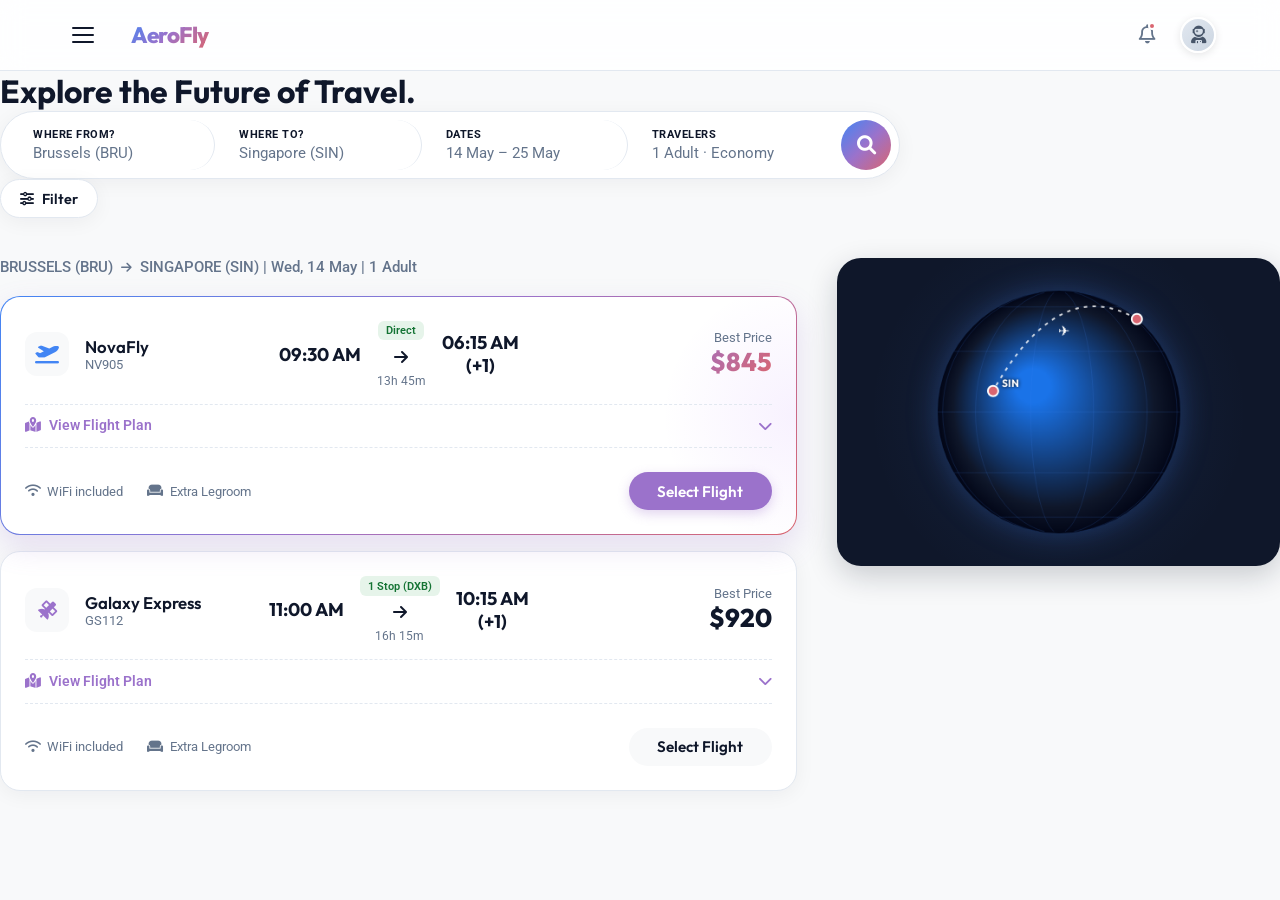
<file: pages/aerofly.html>
<!DOCTYPE html>
<html lang="en">
<head>
<meta charset="UTF-8">
<meta name="viewport" content="width=device-width,initial-scale=1.0,maximum-scale=1.0,user-scalable=no">
<title>AeroFly — Flights</title>
<link href="https://cdnjs.cloudflare.com/ajax/libs/font-awesome/6.0.0/css/all.min.css" rel="stylesheet">
<link href="https://fonts.googleapis.com/css2?family=Outfit:wght@400;500;600;700;800&family=Roboto:wght@400;500;700&display=swap" rel="stylesheet">
<link rel="stylesheet" href="../css/global.css">
<link rel="stylesheet" href="../css/fly.css">
</head>
<body>

<!-- MODAL -->
<div id="modal-overlay">
  <div class="booking-modal">
    <div class="modal-top-bar">
      <div class="modal-top-bar-header">
        <h3 id="modal-step-title">Passenger Details</h3>
        <span class="step-counter" id="modal-step-counter">Step 1 of 5</span>
      </div>
      <div class="progress-plane-bar">
        <div class="progress-plane-fill" id="progressFill"></div>
        <div class="progress-plane-icon" id="progressPlane">✈</div>
      </div>
      <div class="step-pills" id="stepPills">
        <div class="step-pill active">Passenger</div>
        <div class="step-pill">Seats</div>
        <div class="step-pill">Food</div>
        <div class="step-pill">Bags</div>
        <div class="step-pill">Review</div>
      </div>
      <button class="close-modal-btn" onclick="closeBookingModal()"><i class="fa-solid fa-xmark"></i></button>
    </div>
    <div class="modal-body">

      <!-- STEP 1 -->
      <div class="step-panel active" id="step-1">
        <div id="passengers-container"></div>
        <button class="add-passenger-btn" onclick="addPassenger()">
          <i class="fa-solid fa-circle-plus"></i> Add Passenger
        </button>
      </div>

      <!-- STEP 2 -->
      <div class="step-panel" id="step-2">
        <div class="class-selector">
          <div class="class-card fc active" onclick="selectClass('fc')">
            <div class="class-card-check"><i class="fa-solid fa-check"></i></div>
            <div class="class-card-icon">🛋️</div>
            <div class="class-card-name">First Class</div>
            <div class="class-card-price">from $2,400</div>
          </div>
          <div class="class-card prem" onclick="selectClass('prem')">
            <div class="class-card-check"><i class="fa-solid fa-check"></i></div>
            <div class="class-card-icon">⭐</div>
            <div class="class-card-name">Premium</div>
            <div class="class-card-price">from $1,100</div>
          </div>
          <div class="class-card eco" onclick="selectClass('eco')">
            <div class="class-card-check"><i class="fa-solid fa-check"></i></div>
            <div class="class-card-icon">🪑</div>
            <div class="class-card-name">Economy</div>
            <div class="class-card-price">from $845</div>
          </div>
        </div>
        <div class="seat-diagram-area">
          <div class="plane-svg-wrap">
            <svg viewBox="0 0 100 270" xmlns="http://www.w3.org/2000/svg">
              <defs>
                <clipPath id="body-clip"><path d="M50 6 C66 6 67 22 67 38 L67 205 C67 230 58 250 50 256 C42 250 33 230 33 205 L33 38 C33 22 34 6 50 6 Z"/></clipPath>
                <filter id="zone-glow" x="-30%" y="-30%" width="160%" height="160%"><feGaussianBlur stdDeviation="2.5" result="blur"/><feMerge><feMergeNode in="blur"/><feMergeNode in="SourceGraphic"/></feMerge></filter>
              </defs>
              <path d="M33 105 L2 155 L8 170 L33 148 Z" fill="#CBD5E1"/>
              <path d="M67 105 L98 155 L92 170 L67 148 Z" fill="#CBD5E1"/>
              <path d="M36 205 L16 240 L24 250 L40 220 Z" fill="#CBD5E1"/>
              <path d="M64 205 L84 240 L76 250 L60 220 Z" fill="#CBD5E1"/>
              <path d="M50 6 C66 6 67 22 67 38 L67 205 C67 230 58 250 50 256 C42 250 33 230 33 205 L33 38 C33 22 34 6 50 6 Z" fill="#E2E8F0" stroke="#CBD5E1" stroke-width="1.5"/>
              <rect x="0" y="5" width="100" height="72" fill="#4285F4" clip-path="url(#body-clip)" id="svg-zone-fc" opacity="0" style="transition:opacity .35s" filter="url(#zone-glow)"/>
              <rect x="0" y="77" width="100" height="80" fill="#9B72CB" clip-path="url(#body-clip)" id="svg-zone-prem" opacity="0" style="transition:opacity .35s" filter="url(#zone-glow)"/>
              <rect x="0" y="157" width="100" height="100" fill="#D96570" clip-path="url(#body-clip)" id="svg-zone-eco" opacity="0" style="transition:opacity .35s" filter="url(#zone-glow)"/>
              <line x1="33" y1="77" x2="67" y2="77" stroke="#94A3B8" stroke-width="1" stroke-dasharray="4,3"/>
              <line x1="33" y1="157" x2="67" y2="157" stroke="#94A3B8" stroke-width="1" stroke-dasharray="4,3"/>
              <circle cx="42" cy="28" r="2.5" fill="white" opacity=".7"/><circle cx="58" cy="28" r="2.5" fill="white" opacity=".7"/>
              <circle cx="42" cy="43" r="2.5" fill="white" opacity=".7"/><circle cx="58" cy="43" r="2.5" fill="white" opacity=".7"/>
              <circle cx="42" cy="58" r="2.5" fill="white" opacity=".7"/><circle cx="58" cy="58" r="2.5" fill="white" opacity=".7"/>
              <circle cx="42" cy="90" r="2" fill="white" opacity=".7"/><circle cx="58" cy="90" r="2" fill="white" opacity=".7"/>
              <circle cx="42" cy="105" r="2" fill="white" opacity=".7"/><circle cx="58" cy="105" r="2" fill="white" opacity=".7"/>
              <circle cx="42" cy="120" r="2" fill="white" opacity=".7"/><circle cx="58" cy="120" r="2" fill="white" opacity=".7"/>
              <circle cx="42" cy="135" r="2" fill="white" opacity=".7"/><circle cx="58" cy="135" r="2" fill="white" opacity=".7"/>
              <circle cx="41" cy="170" r="1.8" fill="white" opacity=".7"/><circle cx="59" cy="170" r="1.8" fill="white" opacity=".7"/>
              <circle cx="41" cy="185" r="1.8" fill="white" opacity=".7"/><circle cx="59" cy="185" r="1.8" fill="white" opacity=".7"/>
              <circle cx="41" cy="200" r="1.8" fill="white" opacity=".7"/><circle cx="59" cy="200" r="1.8" fill="white" opacity=".7"/>
              <text x="50" y="44" text-anchor="middle" font-family="Outfit,sans-serif" font-size="6" fill="#0F172A" opacity=".45" font-weight="700">FC</text>
              <text x="50" y="122" text-anchor="middle" font-family="Outfit,sans-serif" font-size="5.5" fill="#0F172A" opacity=".45" font-weight="700">PREM</text>
              <text x="50" y="195" text-anchor="middle" font-family="Outfit,sans-serif" font-size="5.5" fill="#0F172A" opacity=".45" font-weight="700">ECO</text>
            </svg>
          </div>
          <div class="seat-grid-panel">
            <div class="seat-grid-header" id="seat-grid-label">First Class — Select your seat</div>
            <div id="seat-grid-container"></div>
          </div>
        </div>
        <div class="benefits-section">
          <div class="benefits-label">Included Benefits</div>
          <div class="benefits-grid" id="benefits-container"></div>
        </div>
      </div>

      <!-- STEP 3 -->
      <div class="step-panel" id="step-3">
        <div style="font-size:.85rem;color:var(--text-gray);margin-bottom:1rem;">Choose your in-flight meal preference for each passenger.</div>
        <div class="food-grid">
          <div class="food-card veg active" onclick="selectFood(this)">
            <div class="food-icon">🥦</div>
            <div class="food-info"><div class="food-name">Vegetarian</div><div class="food-desc">Seasonal vegetables, lentils, grains & plant-based protein</div><div class="food-badge">Vegetarian</div></div>
            <div class="food-check-icon"><i class="fa-solid fa-check"></i></div>
          </div>
          <div class="food-card std" onclick="selectFood(this)">
            <div class="food-icon">🥩</div>
            <div class="food-info"><div class="food-name">Standard (Meat & Fish)</div><div class="food-desc">Premium beef, chicken or fresh Atlantic salmon with sides</div><div class="food-badge">Standard</div></div>
            <div class="food-check-icon"><i class="fa-solid fa-check"></i></div>
          </div>
          <div class="food-card spc" onclick="selectFood(this)">
            <div class="food-icon">🌙</div>
            <div class="food-info"><div class="food-name">Specialty</div><div class="food-desc">Halal, Kosher, or fully plant-based vegan — please indicate preference</div><div class="food-badge">Specialty</div></div>
            <div class="food-check-icon"><i class="fa-solid fa-check"></i></div>
          </div>
        </div>
      </div>

      <!-- STEP 4 -->
      <div class="step-panel" id="step-4">
        <div class="bag-section">
          <h4>Choose your baggage allowance</h4>
          <div class="bag-option-row active" onclick="selectBag(this)">
            <div class="bag-visual"><div class="bag-icon">🎒</div></div>
            <div class="bag-info"><div class="bag-name">Carry-on Only</div><div class="bag-detail">1 cabin bag, max 10kg</div></div>
            <div class="bag-price-tag">Included</div><div class="bag-radio"></div>
          </div>
          <div class="bag-option-row" onclick="selectBag(this)">
            <div class="bag-visual"><div class="bag-icon scale-lg">🧳</div></div>
            <div class="bag-info"><div class="bag-name">1 Checked Bag — 20kg</div><div class="bag-detail">1 cabin bag + 1 hold bag (20kg)</div></div>
            <div class="bag-price-tag">+ $45</div><div class="bag-radio"></div>
          </div>
          <div class="bag-option-row" onclick="selectBag(this)">
            <div class="bag-visual"><div class="bag-icon scale-xl">🧳</div></div>
            <div class="bag-info"><div class="bag-name">1 Checked Bag — 32kg</div><div class="bag-detail">1 cabin bag + 1 heavy hold bag (32kg)</div></div>
            <div class="bag-price-tag">+ $75</div><div class="bag-radio"></div>
          </div>
          <div class="bag-option-row" onclick="selectBag(this)">
            <div class="bag-visual"><div class="bag-icon scale-2x">🧳</div><div class="bag-icon scale-2x" style="opacity:.7">🧳</div></div>
            <div class="bag-info"><div class="bag-name">2 Checked Bags — 23kg each</div><div class="bag-detail">1 cabin bag + 2 hold bags (23kg each)</div></div>
            <div class="bag-price-tag">+ $95</div><div class="bag-radio"></div>
          </div>
        </div>
      </div>

      <!-- STEP 5 -->
      <div class="step-panel" id="step-5">
        <div class="insurance-card active" id="insurance-card" onclick="toggleInsurance()">
          <div class="insurance-info">
            <i class="fa-solid fa-shield-halved"></i>
            <div><div class="insurance-name">Protect My Trip</div><div class="insurance-sub">Full cancellation, delay & medical cover · $28</div></div>
          </div>
          <div class="toggle-switch" id="insurance-toggle"></div>
        </div>
        <div class="delivery-label">Send boarding pass via</div>
        <div class="delivery-opts">
          <div class="delivery-opt active" onclick="selectDelivery(this)"><i class="fa-solid fa-envelope"></i><span>Email</span></div>
          <div class="delivery-opt" onclick="selectDelivery(this)"><i class="fa-solid fa-comment-sms"></i><span>SMS</span></div>
          <div class="delivery-opt" onclick="selectDelivery(this)"><i class="fa-brands fa-whatsapp"></i><span>WhatsApp</span></div>
        </div>
        <div class="final-summary">
          <h4>Booking Summary</h4>
          <div class="summary-row"><span class="lbl">Flight</span><span class="val">BRU → SIN · NV905</span></div>
          <div class="summary-row"><span class="lbl">Passenger</span><span class="val" id="rev-passenger">—</span></div>
          <div class="summary-row"><span class="lbl">Class & Seat</span><span class="val" id="rev-seat">—</span></div>
          <div class="summary-row"><span class="lbl">Meal</span><span class="val" id="rev-food">—</span></div>
          <div class="summary-row"><span class="lbl">Bags</span><span class="val" id="rev-bags">Carry-on</span></div>
          <div class="summary-row"><span class="lbl">Insurance</span><span class="val" id="rev-insurance">Included ($28)</span></div>
          <div class="summary-row"><span class="lbl">Total Due</span><span class="val" id="rev-total">$873</span></div>
        </div>
      </div>

    </div>
    <div class="modal-footer">
      <button class="btn-back" id="btn-back" onclick="prevStep()" style="display:none;">← Back</button>
      <button class="btn-next" id="btn-next" onclick="nextStep()">Continue →</button>
    </div>
  </div>
</div>

<!-- CINEMATIC -->
<div id="page-dimmer"></div>
<div id="cinematic-container">
  <button class="cinematic-btn" id="cinematicBtn">
    <span class="cine-text"><i class="fa-solid fa-spinner fa-spin"></i> Processing Payment...</span>
    <div class="animation-stage">
      <div class="clouds-bg"></div>
      <div class="world-scroll">
        <div class="terrain terrain-city z-bru"><div class="platform p-start"><span class="airport-code">BRU</span><div class="pad"></div></div><div class="building b1"></div><div class="building b2"></div><div class="atomium-sphere"></div></div>
        <div class="water-body w1"><div class="waves"></div></div>
        <div class="terrain terrain-nature z-forest"><div class="hill h1"></div><div class="hill h2"></div><div class="hill h3"></div><div class="tree t1"></div><div class="tree t2"></div><div class="tree t3"></div></div>
        <div class="water-body w2"><div class="waves"></div></div>
        <div class="terrain terrain-city z-sin"><div class="platform p-dest"><span class="airport-code">SIN</span><div class="pad"></div></div><div class="building b3"></div><div class="building b4"></div><div class="building b5"></div></div>
      </div>
      <div class="plane-wrapper"><i class="fa-solid fa-plane plane"></i></div>
    </div>
    <span class="success-text"><i class="fa-solid fa-circle-check"></i> Booking Confirmed!</span>
  </button>
  <button class="skip-btn" id="skipAnimBtn">Skip Animation <i class="fa-solid fa-forward-step" style="margin-left:5px;"></i></button>
</div>

<!-- MAIN -->
<header>
  <div class="logo-menu-group">
    <div class="hamburger" id="menuToggle"><span></span><span></span><span></span></div>
    <div class="logo"><i class="fa-solid fa-sparkles" style="font-size:1.1rem;margin-right:5px;"></i>AeroFly</div>
  </div>
  <div class="nav-dropdown" id="navDropdown">
    <a href="../index.html"><i class="fa-solid fa-house" style="margin-right:8px;"></i> Home</a>
    <a href="aerofly.html" class="active-link"><i class="fa-solid fa-plane-up" style="margin-right:8px;"></i> Flights</a>
    <a href="aerohotel.html"><i class="fa-solid fa-bed" style="margin-right:8px;"></i> Hotels</a>
  </div>
  <div class="user-actions">
    <button class="icon-btn" title="Notifications"><i class="fa-regular fa-bell"></i><div class="notification-badge"></div></button>
    <div class="profile-char" title="Account"><i class="fa-solid fa-user-astronaut"></i></div>
  </div>
</header>

<main id="main-ui">
  <h1>Explore the Future of Travel.</h1>

  <!-- SEARCH ROW -->
  <div class="search-wrapper">
    <div class="search-pill">
      <div class="input-segment" id="seg-from">
        <label>Where from?</label>
        <div class="seg-display">Brussels (BRU)</div>
      </div>
      <div class="input-segment" id="seg-to">
        <label>Where to?</label>
        <div class="seg-display">Singapore (SIN)</div>
      </div>
      <!-- DATE SEGMENT -->
      <div class="input-segment" id="seg-dates" onclick="toggleDatePicker(event)">
        <label>Dates</label>
        <div class="seg-display" id="dates-display">14 May – 25 May</div>
        <!-- Date popup anchored to this segment -->
        <div class="seg-popup" id="date-popup" onclick="event.stopPropagation()">
          <div class="dp-header">
            <button class="dp-nav" id="dp-prev" onclick="dpNav(-1)"><i class="fa-solid fa-chevron-left"></i></button>
            <h4 id="dp-month-label"></h4>
            <button class="dp-nav" id="dp-next" onclick="dpNav(1)"><i class="fa-solid fa-chevron-right"></i></button>
          </div>
          <div class="dp-grid-header">
            <span>Mo</span><span>Tu</span><span>We</span><span>Th</span><span>Fr</span><span>Sa</span><span>Su</span>
          </div>
          <div class="dp-grid" id="dp-grid"></div>
          <div class="dp-mode-hint" id="dp-hint">Select departure date</div>
          <div class="dp-footer">
            <span id="dp-selection-text">No dates selected</span>
            <button class="dp-confirm" onclick="confirmDates()">Done</button>
          </div>
        </div>
      </div>
      <!-- TRAVELERS SEGMENT -->
      <div class="input-segment" id="seg-travelers" onclick="toggleTravelersPicker(event)">
        <label>Travelers</label>
        <div class="seg-display" id="travelers-display">1 Adult · Economy</div>
        <div class="seg-popup" id="travelers-popup" onclick="event.stopPropagation()">
          <div class="traveler-row">
            <div class="traveler-info">
              <div class="traveler-type">Adults</div>
              <div class="traveler-age">Age 12+</div>
            </div>
            <div class="counter">
              <button class="counter-btn" id="adult-minus" onclick="adjustTraveler('adult',-1)">−</button>
              <span class="counter-val" id="adult-count">1</span>
              <button class="counter-btn" onclick="adjustTraveler('adult',1)">+</button>
            </div>
          </div>
          <div class="traveler-row">
            <div class="traveler-info">
              <div class="traveler-type">Children</div>
              <div class="traveler-age">Age 2–11</div>
            </div>
            <div class="counter">
              <button class="counter-btn" id="kid-minus" onclick="adjustTraveler('kid',-1)">−</button>
              <span class="counter-val" id="kid-count">0</span>
              <button class="counter-btn" onclick="adjustTraveler('kid',1)">+</button>
            </div>
          </div>
          <div class="traveler-row">
            <div class="traveler-info">
              <div class="traveler-type">Infants</div>
              <div class="traveler-age">Under 2 · on lap</div>
            </div>
            <div class="counter">
              <button class="counter-btn" id="baby-minus" onclick="adjustTraveler('baby',-1)">−</button>
              <span class="counter-val" id="baby-count">0</span>
              <button class="counter-btn" onclick="adjustTraveler('baby',1)">+</button>
            </div>
          </div>
          <div class="travelers-footer">
            <div class="travelers-class-sel">
              <div class="tclass-pill active" onclick="setTClass(this,'Economy')">Economy</div>
              <div class="tclass-pill" onclick="setTClass(this,'Premium')">Premium</div>
              <div class="tclass-pill" onclick="setTClass(this,'First')">First</div>
            </div>
            <button class="travelers-done" onclick="confirmTravelers()">Done</button>
          </div>
        </div>
      </div>
      <button class="search-pill-btn"><i class="fa-solid fa-magnifying-glass"></i></button>
    </div>
    <!-- FILTER BUTTON -->
    <button class="filter-toggle-btn" id="filter-toggle-btn" onclick="toggleFilter()">
      <i class="fa-solid fa-sliders"></i> Filter
      <span class="badge" id="filter-badge" style="display:none;">!</span>
    </button>
  </div>

  <!-- FILTER PANEL -->
  <div class="filter-panel" id="filter-panel">
    <div class="filter-panel-inner">
      <div class="filter-group">
        <label>Connections</label>
        <div class="conn-pills">
          <div class="conn-pill active" onclick="toggleConnPill(this,'any')">Any</div>
          <div class="conn-pill" onclick="toggleConnPill(this,'direct')">Direct only</div>
          <div class="conn-pill" onclick="toggleConnPill(this,'1stop')">Max 1 stop</div>
        </div>
      </div>
      <div class="filter-group" style="min-width:220px;">
        <label>Max price per person</label>
        <div class="price-range-wrap">
          <div class="price-range-row"><span>$0</span><strong id="price-val">$1,200</strong><span>$3,000</span></div>
          <input type="range" id="price-range" min="0" max="3000" value="1200" step="50" oninput="updatePriceRange(this.value)">
        </div>
      </div>
      <button class="filter-reset" onclick="resetFilters()"><i class="fa-solid fa-rotate-left"></i> Reset</button>
    </div>
  </div>

  <!-- MAIN GRID -->
  <div class="main-grid">
    <div class="results-column">
      <div class="results-header" id="results-header"><span>BRUSSELS (BRU) <i class="fa-solid fa-arrow-right" style="font-size:.8em;margin:0 4px"></i> SINGAPORE (SIN)</span> | Wed, 14 May | <span id="results-traveler-summary">1 Adult</span></div>
      <div id="flights-list"></div>
    </div>
    <div class="sidebar">
      <div class="globe-container"><canvas id="globe" width="300" height="300"></canvas></div>
    </div>
  </div>
</main>

<script src="../js/global.js"></script>
<script src="../js/fly.js"></script>
</body>
  </html>
</file>
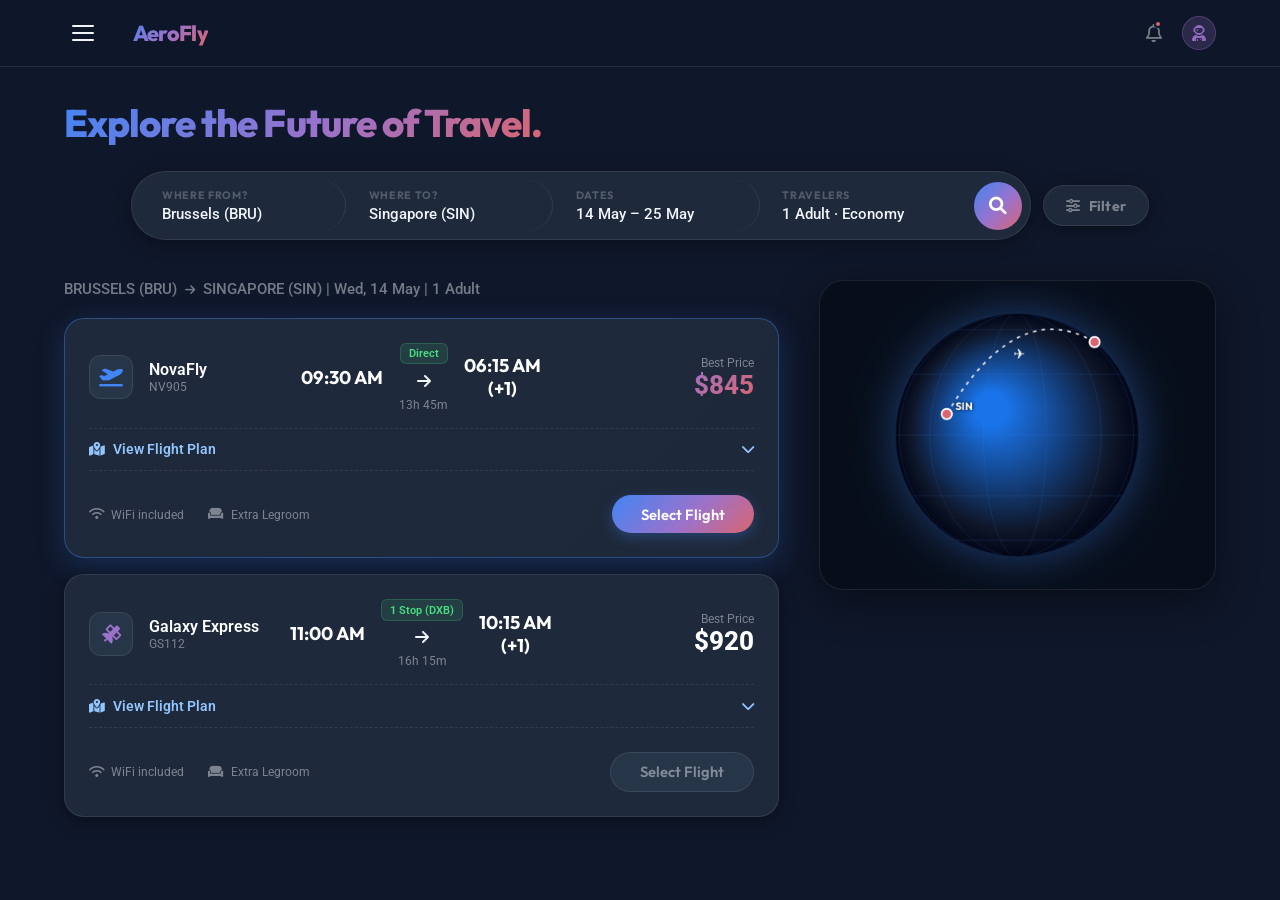
<file: dreamo-fixed/pages/aerofly.html>
<!DOCTYPE html>
<html lang="en">
<head>
<meta charset="UTF-8">
<meta name="viewport" content="width=device-width,initial-scale=1.0,maximum-scale=1.0,user-scalable=no">
<title>AeroFly — Flights</title>
<link href="https://cdnjs.cloudflare.com/ajax/libs/font-awesome/6.0.0/css/all.min.css" rel="stylesheet">
<link href="https://fonts.googleapis.com/css2?family=Outfit:wght@400;500;600;700;800&family=Roboto:wght@400;500;700&display=swap" rel="stylesheet">
<link rel="stylesheet" href="../css/global.css">
<link rel="stylesheet" href="../css/fly.css">
</head>
<body>

<!-- MODAL -->
<div id="modal-overlay">
  <div class="booking-modal">
    <div class="modal-top-bar">
      <div class="modal-top-bar-header">
        <h3 id="modal-step-title">Passenger Details</h3>
        <span class="step-counter" id="modal-step-counter">Step 1 of 5</span>
      </div>
      <div class="progress-plane-bar">
        <div class="progress-plane-fill" id="progressFill"></div>
        <div class="progress-plane-icon" id="progressPlane">✈</div>
      </div>
      <div class="step-pills" id="stepPills">
        <div class="step-pill active">Passenger</div>
        <div class="step-pill">Seats</div>
        <div class="step-pill">Food</div>
        <div class="step-pill">Bags</div>
        <div class="step-pill">Review</div>
      </div>
      <button class="close-modal-btn" onclick="closeBookingModal()"><i class="fa-solid fa-xmark"></i></button>
    </div>
    <div class="modal-body">

      <!-- STEP 1 -->
      <div class="step-panel active" id="step-1">
        <div id="passengers-container"></div>
        <button class="add-passenger-btn" onclick="addPassenger()">
          <i class="fa-solid fa-circle-plus"></i> Add Passenger
        </button>
      </div>

      <!-- STEP 2 -->
      <div class="step-panel" id="step-2">
        <div class="class-selector">
          <div class="class-card fc active" onclick="selectClass('fc')">
            <div class="class-card-check"><i class="fa-solid fa-check"></i></div>
            <div class="class-card-icon">🛋️</div>
            <div class="class-card-name">First Class</div>
            <div class="class-card-price">from $2,400</div>
          </div>
          <div class="class-card prem" onclick="selectClass('prem')">
            <div class="class-card-check"><i class="fa-solid fa-check"></i></div>
            <div class="class-card-icon">⭐</div>
            <div class="class-card-name">Premium</div>
            <div class="class-card-price">from $1,100</div>
          </div>
          <div class="class-card eco" onclick="selectClass('eco')">
            <div class="class-card-check"><i class="fa-solid fa-check"></i></div>
            <div class="class-card-icon">🪑</div>
            <div class="class-card-name">Economy</div>
            <div class="class-card-price">from $845</div>
          </div>
        </div>
        <div class="seat-diagram-area">
          <div class="plane-svg-wrap">
            <svg viewBox="0 0 100 270" xmlns="http://www.w3.org/2000/svg">
              <defs>
                <clipPath id="body-clip"><path d="M50 6 C66 6 67 22 67 38 L67 205 C67 230 58 250 50 256 C42 250 33 230 33 205 L33 38 C33 22 34 6 50 6 Z"/></clipPath>
                <filter id="zone-glow" x="-30%" y="-30%" width="160%" height="160%"><feGaussianBlur stdDeviation="2.5" result="blur"/><feMerge><feMergeNode in="blur"/><feMergeNode in="SourceGraphic"/></feMerge></filter>
              </defs>
              <path d="M33 105 L2 155 L8 170 L33 148 Z" fill="#CBD5E1"/>
              <path d="M67 105 L98 155 L92 170 L67 148 Z" fill="#CBD5E1"/>
              <path d="M36 205 L16 240 L24 250 L40 220 Z" fill="#CBD5E1"/>
              <path d="M64 205 L84 240 L76 250 L60 220 Z" fill="#CBD5E1"/>
              <path d="M50 6 C66 6 67 22 67 38 L67 205 C67 230 58 250 50 256 C42 250 33 230 33 205 L33 38 C33 22 34 6 50 6 Z" fill="#E2E8F0" stroke="#CBD5E1" stroke-width="1.5"/>
              <rect x="0" y="5" width="100" height="72" fill="#4285F4" clip-path="url(#body-clip)" id="svg-zone-fc" opacity="0" style="transition:opacity .35s" filter="url(#zone-glow)"/>
              <rect x="0" y="77" width="100" height="80" fill="#9B72CB" clip-path="url(#body-clip)" id="svg-zone-prem" opacity="0" style="transition:opacity .35s" filter="url(#zone-glow)"/>
              <rect x="0" y="157" width="100" height="100" fill="#D96570" clip-path="url(#body-clip)" id="svg-zone-eco" opacity="0" style="transition:opacity .35s" filter="url(#zone-glow)"/>
              <line x1="33" y1="77" x2="67" y2="77" stroke="#94A3B8" stroke-width="1" stroke-dasharray="4,3"/>
              <line x1="33" y1="157" x2="67" y2="157" stroke="#94A3B8" stroke-width="1" stroke-dasharray="4,3"/>
              <circle cx="42" cy="28" r="2.5" fill="white" opacity=".7"/><circle cx="58" cy="28" r="2.5" fill="white" opacity=".7"/>
              <circle cx="42" cy="43" r="2.5" fill="white" opacity=".7"/><circle cx="58" cy="43" r="2.5" fill="white" opacity=".7"/>
              <circle cx="42" cy="58" r="2.5" fill="white" opacity=".7"/><circle cx="58" cy="58" r="2.5" fill="white" opacity=".7"/>
              <circle cx="42" cy="90" r="2" fill="white" opacity=".7"/><circle cx="58" cy="90" r="2" fill="white" opacity=".7"/>
              <circle cx="42" cy="105" r="2" fill="white" opacity=".7"/><circle cx="58" cy="105" r="2" fill="white" opacity=".7"/>
              <circle cx="42" cy="120" r="2" fill="white" opacity=".7"/><circle cx="58" cy="120" r="2" fill="white" opacity=".7"/>
              <circle cx="42" cy="135" r="2" fill="white" opacity=".7"/><circle cx="58" cy="135" r="2" fill="white" opacity=".7"/>
              <circle cx="41" cy="170" r="1.8" fill="white" opacity=".7"/><circle cx="59" cy="170" r="1.8" fill="white" opacity=".7"/>
              <circle cx="41" cy="185" r="1.8" fill="white" opacity=".7"/><circle cx="59" cy="185" r="1.8" fill="white" opacity=".7"/>
              <circle cx="41" cy="200" r="1.8" fill="white" opacity=".7"/><circle cx="59" cy="200" r="1.8" fill="white" opacity=".7"/>
              <text x="50" y="44" text-anchor="middle" font-family="Outfit,sans-serif" font-size="6" fill="#0F172A" opacity=".45" font-weight="700">FC</text>
              <text x="50" y="122" text-anchor="middle" font-family="Outfit,sans-serif" font-size="5.5" fill="#0F172A" opacity=".45" font-weight="700">PREM</text>
              <text x="50" y="195" text-anchor="middle" font-family="Outfit,sans-serif" font-size="5.5" fill="#0F172A" opacity=".45" font-weight="700">ECO</text>
            </svg>
          </div>
          <div class="seat-grid-panel">
            <div class="seat-grid-header" id="seat-grid-label">First Class — Select your seat</div>
            <div id="seat-grid-container"></div>
          </div>
        </div>
        <div class="benefits-section">
          <div class="benefits-label">Included Benefits</div>
          <div class="benefits-grid" id="benefits-container"></div>
        </div>
      </div>

      <!-- STEP 3 -->
      <div class="step-panel" id="step-3">
        <div style="font-size:.85rem;color:var(--text-muted);margin-bottom:1rem;">Choose your in-flight meal preference for each passenger.</div>
        <div class="food-grid">
          <div class="food-card veg active" onclick="selectFood(this)">
            <div class="food-icon">🥦</div>
            <div class="food-info"><div class="food-name">Vegetarian</div><div class="food-desc">Seasonal vegetables, lentils, grains & plant-based protein</div><div class="food-badge">Vegetarian</div></div>
            <div class="food-check-icon"><i class="fa-solid fa-check"></i></div>
          </div>
          <div class="food-card std" onclick="selectFood(this)">
            <div class="food-icon">🥩</div>
            <div class="food-info"><div class="food-name">Standard (Meat & Fish)</div><div class="food-desc">Premium beef, chicken or fresh Atlantic salmon with sides</div><div class="food-badge">Standard</div></div>
            <div class="food-check-icon"><i class="fa-solid fa-check"></i></div>
          </div>
          <div class="food-card spc" onclick="selectFood(this)">
            <div class="food-icon">🌙</div>
            <div class="food-info"><div class="food-name">Specialty</div><div class="food-desc">Halal, Kosher, or fully plant-based vegan — please indicate preference</div><div class="food-badge">Specialty</div></div>
            <div class="food-check-icon"><i class="fa-solid fa-check"></i></div>
          </div>
        </div>
      </div>

      <!-- STEP 4 -->
      <div class="step-panel" id="step-4">
        <div class="bag-section">
          <h4>Choose your baggage allowance</h4>
          <div class="bag-option-row active" onclick="selectBag(this)">
            <div class="bag-visual"><div class="bag-icon">🎒</div></div>
            <div class="bag-info"><div class="bag-name">Carry-on Only</div><div class="bag-detail">1 cabin bag, max 10kg</div></div>
            <div class="bag-price-tag">Included</div><div class="bag-radio"></div>
          </div>
          <div class="bag-option-row" onclick="selectBag(this)">
            <div class="bag-visual"><div class="bag-icon scale-lg">🧳</div></div>
            <div class="bag-info"><div class="bag-name">1 Checked Bag — 20kg</div><div class="bag-detail">1 cabin bag + 1 hold bag (20kg)</div></div>
            <div class="bag-price-tag">+ $45</div><div class="bag-radio"></div>
          </div>
          <div class="bag-option-row" onclick="selectBag(this)">
            <div class="bag-visual"><div class="bag-icon scale-xl">🧳</div></div>
            <div class="bag-info"><div class="bag-name">1 Checked Bag — 32kg</div><div class="bag-detail">1 cabin bag + 1 heavy hold bag (32kg)</div></div>
            <div class="bag-price-tag">+ $75</div><div class="bag-radio"></div>
          </div>
          <div class="bag-option-row" onclick="selectBag(this)">
            <div class="bag-visual"><div class="bag-icon scale-2x">🧳</div><div class="bag-icon scale-2x" style="opacity:.7">🧳</div></div>
            <div class="bag-info"><div class="bag-name">2 Checked Bags — 23kg each</div><div class="bag-detail">1 cabin bag + 2 hold bags (23kg each)</div></div>
            <div class="bag-price-tag">+ $95</div><div class="bag-radio"></div>
          </div>
        </div>
      </div>

      <!-- STEP 5 -->
      <div class="step-panel" id="step-5">
        <div class="insurance-card active" id="insurance-card" onclick="toggleInsurance()">
          <div class="insurance-info">
            <i class="fa-solid fa-shield-halved"></i>
            <div><div class="insurance-name">Protect My Trip</div><div class="insurance-sub">Full cancellation, delay & medical cover · $28</div></div>
          </div>
          <div class="toggle-switch" id="insurance-toggle"></div>
        </div>
        <div class="delivery-label">Send boarding pass via</div>
        <div class="delivery-opts">
          <div class="delivery-opt active" onclick="selectDelivery(this)"><i class="fa-solid fa-envelope"></i><span>Email</span></div>
          <div class="delivery-opt" onclick="selectDelivery(this)"><i class="fa-solid fa-comment-sms"></i><span>SMS</span></div>
          <div class="delivery-opt" onclick="selectDelivery(this)"><i class="fa-brands fa-whatsapp"></i><span>WhatsApp</span></div>
        </div>
        <div class="final-summary">
          <h4>Booking Summary</h4>
          <div class="summary-row"><span class="lbl">Flight</span><span class="val">BRU → SIN · NV905</span></div>
          <div class="summary-row"><span class="lbl">Passenger</span><span class="val" id="rev-passenger">—</span></div>
          <div class="summary-row"><span class="lbl">Class & Seat</span><span class="val" id="rev-seat">—</span></div>
          <div class="summary-row"><span class="lbl">Meal</span><span class="val" id="rev-food">—</span></div>
          <div class="summary-row"><span class="lbl">Bags</span><span class="val" id="rev-bags">Carry-on</span></div>
          <div class="summary-row"><span class="lbl">Insurance</span><span class="val" id="rev-insurance">Included ($28)</span></div>
          <div class="summary-row"><span class="lbl">Total Due</span><span class="val" id="rev-total">$873</span></div>
        </div>
      </div>

    </div>
    <div class="modal-footer">
      <button class="btn-back" id="btn-back" onclick="prevStep()" style="display:none;">← Back</button>
      <button class="btn-next" id="btn-next" onclick="nextStep()">Continue →</button>
    </div>
  </div>
</div>

<!-- CINEMATIC -->
<div id="page-dimmer"></div>
<div id="cinematic-container">
  <button class="cinematic-btn" id="cinematicBtn">
    <span class="cine-text"><i class="fa-solid fa-spinner fa-spin"></i> Processing Payment...</span>
    <div class="animation-stage">
      <div class="clouds-bg"></div>
      <div class="world-scroll">
        <div class="terrain terrain-city z-bru"><div class="platform p-start"><span class="airport-code">BRU</span><div class="pad"></div></div><div class="building b1"></div><div class="building b2"></div><div class="atomium-sphere"></div></div>
        <div class="water-body w1"><div class="waves"></div></div>
        <div class="terrain terrain-nature z-forest"><div class="hill h1"></div><div class="hill h2"></div><div class="hill h3"></div><div class="tree t1"></div><div class="tree t2"></div><div class="tree t3"></div></div>
        <div class="water-body w2"><div class="waves"></div></div>
        <div class="terrain terrain-city z-sin"><div class="platform p-dest"><span class="airport-code">SIN</span><div class="pad"></div></div><div class="building b3"></div><div class="building b4"></div><div class="building b5"></div></div>
      </div>
      <div class="plane-wrapper"><i class="fa-solid fa-plane plane"></i></div>
    </div>
    <span class="success-text"><i class="fa-solid fa-circle-check"></i> Booking Confirmed!</span>
  </button>
  <button class="skip-btn" id="skipAnimBtn">Skip Animation <i class="fa-solid fa-forward-step" style="margin-left:5px;"></i></button>
</div>

<!-- MAIN -->
<header>
  <div class="logo-menu-group">
    <div class="hamburger" id="menuToggle"><span></span><span></span><span></span></div>
    <div class="logo"><i class="fa-solid fa-sparkles" style="font-size:1.1rem;margin-right:5px;"></i>AeroFly</div>
  </div>
  <div class="nav-dropdown" id="navDropdown">
    
    <a href="aerofly.html" class="active-link"><i class="fa-solid fa-plane-up" style="margin-right:8px;"></i> Flights</a>
    <a href="aerohotel.html"><i class="fa-solid fa-bed" style="margin-right:8px;"></i> Hotels</a>
  </div>
  <div class="user-actions">
    <button class="icon-btn" title="Notifications"><i class="fa-regular fa-bell"></i><div class="notification-badge"></div></button>
    <div class="profile-char" title="Account"><i class="fa-solid fa-user-astronaut"></i></div>
  </div>
</header>

<main id="main-ui">
  <h1>Explore the Future of Travel.</h1>

  <!-- SEARCH ROW -->
  <div class="search-wrapper">
    <div class="search-pill">
      <div class="input-segment" id="seg-from">
        <label>Where from?</label>
        <div class="seg-display">Brussels (BRU)</div>
      </div>
      <div class="input-segment" id="seg-to">
        <label>Where to?</label>
        <div class="seg-display">Singapore (SIN)</div>
      </div>
      <!-- DATE SEGMENT -->
      <div class="input-segment" id="seg-dates" onclick="toggleDatePicker(event)">
        <label>Dates</label>
        <div class="seg-display" id="dates-display">14 May – 25 May</div>
        <!-- Date popup anchored to this segment -->
        <div class="seg-popup" id="date-popup" onclick="event.stopPropagation()">
          <div class="dp-header">
            <button class="dp-nav" id="dp-prev" onclick="dpNav(-1)"><i class="fa-solid fa-chevron-left"></i></button>
            <h4 id="dp-month-label"></h4>
            <button class="dp-nav" id="dp-next" onclick="dpNav(1)"><i class="fa-solid fa-chevron-right"></i></button>
          </div>
          <div class="dp-grid-header">
            <span>Mo</span><span>Tu</span><span>We</span><span>Th</span><span>Fr</span><span>Sa</span><span>Su</span>
          </div>
          <div class="dp-grid" id="dp-grid"></div>
          <div class="dp-mode-hint" id="dp-hint">Select departure date</div>
          <div class="dp-footer">
            <span id="dp-selection-text">No dates selected</span>
            <button class="dp-confirm" onclick="confirmDates()">Done</button>
          </div>
        </div>
      </div>
      <!-- TRAVELERS SEGMENT -->
      <div class="input-segment" id="seg-travelers" onclick="toggleTravelersPicker(event)">
        <label>Travelers</label>
        <div class="seg-display" id="travelers-display">1 Adult · Economy</div>
        <div class="seg-popup" id="travelers-popup" onclick="event.stopPropagation()">
          <div class="traveler-row">
            <div class="traveler-info">
              <div class="traveler-type">Adults</div>
              <div class="traveler-age">Age 12+</div>
            </div>
            <div class="counter">
              <button class="counter-btn" id="adult-minus" onclick="adjustTraveler('adult',-1)">−</button>
              <span class="counter-val" id="adult-count">1</span>
              <button class="counter-btn" onclick="adjustTraveler('adult',1)">+</button>
            </div>
          </div>
          <div class="traveler-row">
            <div class="traveler-info">
              <div class="traveler-type">Children</div>
              <div class="traveler-age">Age 2–11</div>
            </div>
            <div class="counter">
              <button class="counter-btn" id="kid-minus" onclick="adjustTraveler('kid',-1)">−</button>
              <span class="counter-val" id="kid-count">0</span>
              <button class="counter-btn" onclick="adjustTraveler('kid',1)">+</button>
            </div>
          </div>
          <div class="traveler-row">
            <div class="traveler-info">
              <div class="traveler-type">Infants</div>
              <div class="traveler-age">Under 2 · on lap</div>
            </div>
            <div class="counter">
              <button class="counter-btn" id="baby-minus" onclick="adjustTraveler('baby',-1)">−</button>
              <span class="counter-val" id="baby-count">0</span>
              <button class="counter-btn" onclick="adjustTraveler('baby',1)">+</button>
            </div>
          </div>
          <div class="travelers-footer">
            <div class="travelers-class-sel">
              <div class="tclass-pill active" onclick="setTClass(this,'Economy')">Economy</div>
              <div class="tclass-pill" onclick="setTClass(this,'Premium')">Premium</div>
              <div class="tclass-pill" onclick="setTClass(this,'First')">First</div>
            </div>
            <button class="travelers-done" onclick="confirmTravelers()">Done</button>
          </div>
        </div>
      </div>
      <button class="search-pill-btn"><i class="fa-solid fa-magnifying-glass"></i></button>
    </div>
    <!-- FILTER BUTTON -->
    <button class="filter-toggle-btn" id="filter-toggle-btn" onclick="toggleFilter()">
      <i class="fa-solid fa-sliders"></i> Filter
      <span class="badge" id="filter-badge" style="display:none;">!</span>
    </button>
  </div>

  <!-- FILTER PANEL -->
  <div class="filter-panel" id="filter-panel">
    <div class="filter-panel-inner">
      <div class="filter-group">
        <label>Connections</label>
        <div class="conn-pills">
          <div class="conn-pill active" onclick="toggleConnPill(this,'any')">Any</div>
          <div class="conn-pill" onclick="toggleConnPill(this,'direct')">Direct only</div>
          <div class="conn-pill" onclick="toggleConnPill(this,'1stop')">Max 1 stop</div>
        </div>
      </div>
      <div class="filter-group" style="min-width:220px;">
        <label>Max price per person</label>
        <div class="price-range-wrap">
          <div class="price-range-row"><span>$0</span><strong id="price-val">$1,200</strong><span>$3,000</span></div>
          <input type="range" id="price-range" min="0" max="3000" value="1200" step="50" oninput="updatePriceRange(this.value)">
        </div>
      </div>
      <button class="filter-reset" onclick="resetFilters()"><i class="fa-solid fa-rotate-left"></i> Reset</button>
    </div>
  </div>

  <!-- MAIN GRID -->
  <div class="main-grid">
    <div class="results-column">
      <div class="results-header" id="results-header"><span>BRUSSELS (BRU) <i class="fa-solid fa-arrow-right" style="font-size:.8em;margin:0 4px"></i> SINGAPORE (SIN)</span> | Wed, 14 May | <span id="results-traveler-summary">1 Adult</span></div>
      <div id="flights-list"></div>
    </div>
    <div class="sidebar">
      <div class="globe-container"><canvas id="globe" width="300" height="300"></canvas></div>
    </div>
  </div>
</main>

<script src="../js/global.js"></script>
<script src="../js/fly.js"></script>
</body>
  </html>
</file>
<file: dreamo-fixed/css/global.css>
/* =================================================================
   AeroFly — global.css  (unified design system)
   ALL pages use this. One palette, one font stack, one header.
================================================================= */

/* -----------------------------------------------------------------
   Design Tokens
----------------------------------------------------------------- */
:root {
  /* Brand */
  --blue:        #4285F4;
  --purple:      #9B72CB;
  --red:         #D96570;
  --gradient:    linear-gradient(135deg, #4285F4 0%, #9B72CB 55%, #D96570 100%);

  /* Dark scale */
  --bg:          #0F172A;
  --surface:     #1E293B;
  --surface-2:   #273549;
  --border:      rgba(255,255,255,.09);
  --border-soft: rgba(255,255,255,.05);

  /* Text */
  --text:        #F1F5F9;
  --text-muted:  rgba(241,245,249,.45);
  --text-sub:    rgba(241,245,249,.25);

  /* Light page surface (used inside modals / cards on hotel) */
  --card-bg:     #1E293B;

  /* Shadows */
  --shadow-sm:   0 4px 16px rgba(0,0,0,.35);
  --shadow-md:   0 12px 40px rgba(0,0,0,.45);
  --shadow-glow: 0 8px 28px rgba(155,114,203,.3);
}

/* -----------------------------------------------------------------
   Reset & Base
----------------------------------------------------------------- */
*, *::before, *::after { margin:0; padding:0; box-sizing:border-box; }

html { scroll-behavior: smooth; }

body {
  background: var(--bg);
  color: var(--text);
  font-family: 'Roboto', sans-serif;
  overflow-x: hidden;
  min-height: 100vh;
}

h1,h2,h3,h4,h5,
.logo,
button,
.outfit { font-family: 'Outfit', sans-serif; }

a { text-decoration: none; color: inherit; }

/* -----------------------------------------------------------------
   HEADER  (shared across all pages)
----------------------------------------------------------------- */
header {
  position: sticky;
  top: 0;
  z-index: 200;
  display: flex;
  justify-content: space-between;
  align-items: center;
  background: rgba(15,23,42,.88);
  backdrop-filter: blur(18px);
  -webkit-backdrop-filter: blur(18px);
  padding: .85rem 5%;
  border-bottom: 1px solid var(--border);
}

/* Logo */
.logo {
  font-size: 1.35rem;
  font-weight: 800;
  letter-spacing: -.03em;
  background: var(--gradient);
  -webkit-background-clip: text;
  -webkit-text-fill-color: transparent;
  display: flex;
  align-items: center;
  gap: .4rem;
  white-space: nowrap;
}
.logo i { -webkit-text-fill-color: initial; font-size: 1rem; }

/* Hamburger */
.hamburger {
  display: flex;
  flex-direction: column;
  gap: 5px;
  cursor: pointer;
  padding: 8px;
  border-radius: 8px;
  transition: background .2s;
}
.hamburger:hover { background: rgba(255,255,255,.07); }
.hamburger span {
  display: block;
  width: 22px;
  height: 2px;
  background: var(--text);
  border-radius: 2px;
  transition: all .3s;
}

.logo-menu-group {
  display: flex;
  align-items: center;
  gap: 1.2rem;
}

/* Dropdown nav */
.nav-dropdown {
  position: absolute;
  top: calc(100% + 8px);
  left: 5%;
  background: rgba(15,23,42,.96);
  backdrop-filter: blur(20px);
  border: 1px solid var(--border);
  border-radius: 16px;
  box-shadow: var(--shadow-md);
  display: none;
  flex-direction: column;
  min-width: 210px;
  opacity: 0;
  transform: translateY(-8px);
  pointer-events: none;
  transition: all .25s cubic-bezier(.34,1.56,.64,1);
  overflow: hidden;
  z-index: 500;
}
.nav-dropdown.active {
  display: flex;
  opacity: 1;
  transform: translateY(0);
  pointer-events: all;
}
.nav-dropdown a {
  color: var(--text-muted);
  font-family: 'Outfit', sans-serif;
  font-weight: 500;
  font-size: .9rem;
  padding: .85rem 1.4rem;
  border-bottom: 1px solid var(--border-soft);
  transition: all .18s;
  display: flex;
  align-items: center;
  gap: .7rem;
}
.nav-dropdown a:last-child { border-bottom: none; }
.nav-dropdown a:hover { background: rgba(255,255,255,.05); color: var(--text); }
.nav-dropdown a.active-link { color: white; font-weight: 700; }
.nav-dropdown a .nav-dot {
  width: 6px; height: 6px;
  border-radius: 50%;
  background: var(--gradient);
  margin-left: auto;
  flex-shrink: 0;
}

/* Right actions */
.user-actions {
  display: flex;
  align-items: center;
  gap: .75rem;
}

.icon-btn {
  background: none;
  border: none;
  color: var(--text-muted);
  font-size: 1.15rem;
  cursor: pointer;
  padding: 8px;
  border-radius: 50%;
  transition: all .2s;
  position: relative;
}
.icon-btn:hover { background: rgba(255,255,255,.08); color: var(--text); }

.notification-badge {
  position: absolute;
  top: 6px; right: 8px;
  width: 8px; height: 8px;
  background: var(--red);
  border-radius: 50%;
  border: 2px solid var(--bg);
}

.profile-char {
  display: flex;
  align-items: center;
  justify-content: center;
  width: 34px; height: 34px;
  border-radius: 50%;
  background: rgba(155,114,203,.2);
  color: rgba(155,114,203,.9);
  font-size: 1rem;
  cursor: pointer;
  border: 1.5px solid rgba(155,114,203,.3);
  transition: transform .2s;
}
.profile-char:hover { transform: scale(1.05); }
</file>
<file: aerofly-fixed/css/global.css>
/* =================================================================
   AeroFly — global.css
   Shared design tokens, reset, base, header & nav
   Loaded by ALL pages.
================================================================= */

/* -----------------------------------------------------------------
   Design Tokens
----------------------------------------------------------------- */
:root {
  --gemini-blue:     #4285F4;
  --gemini-purple:   #9B72CB;
  --gemini-red:      #D96570;
  --gemini-gradient: linear-gradient(135deg, #4285F4 0%, #9B72CB 50%, #D96570 100%);

  --bg-color:    #F8F9FA;
  --text-dark:   #0F172A;
  --text-gray:   #64748B;
  --white:       #FFFFFF;
  --border-color:#E2E8F0;

  --card-shadow: 0 4px 20px rgba(15, 23, 42, 0.05);
  --glow-shadow: 0 12px 30px rgba(155, 114, 203, 0.2);
}

/* -----------------------------------------------------------------
   Reset & Base
----------------------------------------------------------------- */
*, *::before, *::after { margin: 0; padding: 0; box-sizing: border-box; }

body {
  background: var(--bg-color);
  color: var(--text-dark);
  font-family: 'Roboto', sans-serif;
  overflow-x: hidden;
}

h1, h2, h3, h4,
.logo, .price, .search-pill-btn,
.airline-name, .card-book-btn, .modal-btn {
  font-family: 'Outfit', sans-serif;
}

/* -----------------------------------------------------------------
   HEADER
----------------------------------------------------------------- */
header {
  position: sticky;
  top: 0;
  z-index: 100;
  display: flex;
  justify-content: space-between;
  align-items: center;
  background: rgba(255, 255, 255, 0.85);
  backdrop-filter: blur(12px);
  padding: 1rem 5%;
  border-bottom: 1px solid var(--border-color);
}

.logo-menu-group {
  display: flex;
  align-items: center;
  gap: 1.5rem;
}

.hamburger {
  display: flex;
  flex-direction: column;
  gap: 5px;
  cursor: pointer;
  padding: 8px;
  border-radius: 8px;
  transition: background .2s;
}
.hamburger:hover { background: var(--border-color); }
.hamburger span {
  display: block;
  width: 22px;
  height: 2px;
  background: var(--text-dark);
  border-radius: 2px;
  transition: all .3s;
}

/* Nav dropdown */
.nav-dropdown {
  position: absolute;
  top: 70px;
  left: 5%;
  background: rgba(255, 255, 255, 0.95);
  backdrop-filter: blur(16px);
  border: 1px solid var(--border-color);
  border-radius: 16px;
  box-shadow: 0 10px 40px rgba(0, 0, 0, 0.1);
  display: flex;
  flex-direction: column;
  min-width: 200px;
  opacity: 0;
  transform: translateY(-10px);
  pointer-events: none;
  transition: all .3s cubic-bezier(0.34, 1.56, 0.64, 1);
}
.nav-dropdown.active {
  opacity: 1;
  transform: translateY(0);
  pointer-events: all;
}
.nav-dropdown a {
  text-decoration: none;
  color: var(--text-dark);
  font-weight: 500;
  font-family: 'Outfit', sans-serif;
  padding: 1rem 1.5rem;
  border-bottom: 1px solid var(--border-color);
  transition: background .2s;
}
.nav-dropdown a:last-child { border-bottom: none; }
.nav-dropdown a:hover      { background: rgba(66, 133, 244, 0.05); color: var(--gemini-blue); }
.nav-dropdown a.active-link { color: var(--gemini-purple); font-weight: 700; }

.logo {
  font-size: 1.4rem;
  font-weight: 800;
  letter-spacing: -0.02em;
  background: var(--gemini-gradient);
  -webkit-background-clip: text;
  -webkit-text-fill-color: transparent;
  text-decoration: none;
}

.user-actions {
  display: flex;
  align-items: center;
  gap: 1rem;
}

.icon-btn {
  background: none;
  border: none;
  color: var(--text-gray);
  font-size: 1.2rem;
  cursor: pointer;
  padding: 8px;
  border-radius: 50%;
  transition: all .2s;
  position: relative;
}
.icon-btn:hover { background: var(--border-color); color: var(--text-dark); }

.notification-badge {
  position: absolute;
  top: 6px;
  right: 8px;
  width: 8px;
  height: 8px;
  background: var(--gemini-red);
  border-radius: 50%;
  border: 2px solid var(--white);
}

.profile-char {
  display: flex;
  align-items: center;
  justify-content: center;
  width: 36px;
  height: 36px;
  border-radius: 50%;
  background: linear-gradient(135deg, #E2E8F0, #CBD5E1);
  color: #475569;
  font-size: 1.1rem;
  cursor: pointer;
  transition: transform .2s;
  border: 2px solid var(--white);
  box-shadow: 0 2px 8px rgba(0, 0, 0, 0.1);
}
.profile-char:hover { transform: scale(1.05); }
</file>
<file: css/global.css>
/* =================================================================
   AeroFly — global.css
   Shared design tokens, reset, base, header & nav
   Loaded by ALL pages.
================================================================= */

/* -----------------------------------------------------------------
   Design Tokens
----------------------------------------------------------------- */
:root {
  --gemini-blue:     #4285F4;
  --gemini-purple:   #9B72CB;
  --gemini-red:      #D96570;
  --gemini-gradient: linear-gradient(135deg, #4285F4 0%, #9B72CB 50%, #D96570 100%);

  --bg-color:    #F8F9FA;
  --text-dark:   #0F172A;
  --text-gray:   #64748B;
  --white:       #FFFFFF;
  --border-color:#E2E8F0;

  --card-shadow: 0 4px 20px rgba(15, 23, 42, 0.05);
  --glow-shadow: 0 12px 30px rgba(155, 114, 203, 0.2);
}

/* -----------------------------------------------------------------
   Reset & Base
----------------------------------------------------------------- */
*, *::before, *::after { margin: 0; padding: 0; box-sizing: border-box; }

body {
  background: var(--bg-color);
  color: var(--text-dark);
  font-family: 'Roboto', sans-serif;
  overflow-x: hidden;
}

h1, h2, h3, h4,
.logo, .price, .search-pill-btn,
.airline-name, .card-book-btn, .modal-btn {
  font-family: 'Outfit', sans-serif;
}

/* -----------------------------------------------------------------
   HEADER
----------------------------------------------------------------- */
header {
  position: sticky;
  top: 0;
  z-index: 100;
  display: flex;
  justify-content: space-between;
  align-items: center;
  background: rgba(255, 255, 255, 0.85);
  backdrop-filter: blur(12px);
  padding: 1rem 5%;
  border-bottom: 1px solid var(--border-color);
}

.logo-menu-group {
  display: flex;
  align-items: center;
  gap: 1.5rem;
}

.hamburger {
  display: flex;
  flex-direction: column;
  gap: 5px;
  cursor: pointer;
  padding: 8px;
  border-radius: 8px;
  transition: background .2s;
}
.hamburger:hover { background: var(--border-color); }
.hamburger span {
  display: block;
  width: 22px;
  height: 2px;
  background: var(--text-dark);
  border-radius: 2px;
  transition: all .3s;
}

/* Nav dropdown */
.nav-dropdown {
  position: absolute;
  top: 70px;
  left: 5%;
  background: rgba(255, 255, 255, 0.95);
  backdrop-filter: blur(16px);
  border: 1px solid var(--border-color);
  border-radius: 16px;
  box-shadow: 0 10px 40px rgba(0, 0, 0, 0.1);
  display: flex;
  flex-direction: column;
  min-width: 200px;
  opacity: 0;
  transform: translateY(-10px);
  pointer-events: none;
  transition: all .3s cubic-bezier(0.34, 1.56, 0.64, 1);
}
.nav-dropdown.active {
  opacity: 1;
  transform: translateY(0);
  pointer-events: all;
}
.nav-dropdown a {
  text-decoration: none;
  color: var(--text-dark);
  font-weight: 500;
  font-family: 'Outfit', sans-serif;
  padding: 1rem 1.5rem;
  border-bottom: 1px solid var(--border-color);
  transition: background .2s;
}
.nav-dropdown a:last-child { border-bottom: none; }
.nav-dropdown a:hover      { background: rgba(66, 133, 244, 0.05); color: var(--gemini-blue); }
.nav-dropdown a.active-link { color: var(--gemini-purple); font-weight: 700; }

.logo {
  font-size: 1.4rem;
  font-weight: 800;
  letter-spacing: -0.02em;
  background: var(--gemini-gradient);
  -webkit-background-clip: text;
  -webkit-text-fill-color: transparent;
  text-decoration: none;
}

.user-actions {
  display: flex;
  align-items: center;
  gap: 1rem;
}

.icon-btn {
  background: none;
  border: none;
  color: var(--text-gray);
  font-size: 1.2rem;
  cursor: pointer;
  padding: 8px;
  border-radius: 50%;
  transition: all .2s;
  position: relative;
}
.icon-btn:hover { background: var(--border-color); color: var(--text-dark); }

.notification-badge {
  position: absolute;
  top: 6px;
  right: 8px;
  width: 8px;
  height: 8px;
  background: var(--gemini-red);
  border-radius: 50%;
  border: 2px solid var(--white);
}

.profile-char {
  display: flex;
  align-items: center;
  justify-content: center;
  width: 36px;
  height: 36px;
  border-radius: 50%;
  background: linear-gradient(135deg, #E2E8F0, #CBD5E1);
  color: #475569;
  font-size: 1.1rem;
  cursor: pointer;
  transition: transform .2s;
  border: 2px solid var(--white);
  box-shadow: 0 2px 8px rgba(0, 0, 0, 0.1);
}
.profile-char:hover { transform: scale(1.05); }
</file>
<file: css/fly.css>
/* =================================================================
   AeroFly — fly.css
   Styles specific to the Flights page (pages/aerofly.html).
   Requires: global.css (already loaded first)
================================================================= */

   SEARCH ROW
----------------------------------------------------------------- */
.search-wrapper {
  display: flex;
  justify-content: center;
  margin-bottom: 1.5rem;
  width: 100%;
  gap: .75rem;
  align-items: center;
  flex-wrap: wrap;
}

.search-pill {
  display: flex;
  align-items: center;
  background: var(--white);
  border: 1px solid var(--border-color);
  border-radius: 50px;
  padding: .5rem;
  box-shadow: var(--card-shadow);
  transition: box-shadow .3s;
  flex: 1;
  max-width: 900px;
  min-width: 0;
}
.search-pill:hover { box-shadow: 0 8px 25px rgba(0, 0, 0, 0.08); }

.input-segment {
  flex: 1;
  display: flex;
  flex-direction: column;
  padding: .5rem 1.5rem;
  border-right: 1px solid var(--border-color);
  position: relative;
  cursor: pointer;
  border-radius: 40px;
  transition: background .2s;
  min-width: 0;
}
.input-segment:hover { background: var(--bg-color); }
.input-segment:last-of-type { border-right: none; }

.input-segment label {
  font-size: .7rem;
  text-transform: uppercase;
  letter-spacing: .5px;
  color: var(--text-dark);
  font-weight: 700;
  margin-bottom: .2rem;
  cursor: pointer;
  pointer-events: none;
}

.input-segment input,
.input-segment .seg-display {
  border: none;
  outline: none;
  font-size: .95rem;
  font-weight: 400;
  color: var(--text-gray);
  background: transparent;
  width: 100%;
  font-family: 'Roboto', sans-serif;
  cursor: pointer;
  white-space: nowrap;
  overflow: hidden;
  text-overflow: ellipsis;
}

.search-pill-btn {
  background: var(--gemini-gradient);
  color: #fff;
  border: none;
  width: 50px;
  height: 50px;
  border-radius: 50%;
  font-size: 1.2rem;
  cursor: pointer;
  transition: transform .2s;
  flex-shrink: 0;
  margin-left: .5rem;
}
.search-pill-btn:hover {
  transform: scale(1.05);
  box-shadow: var(--glow-shadow);
}

/* -----------------------------------------------------------------
   FILTER BUTTON
----------------------------------------------------------------- */
.filter-toggle-btn {
  background: var(--white);
  border: 1px solid var(--border-color);
  color: var(--text-dark);
  border-radius: 50px;
  padding: .6rem 1.2rem;
  font-size: .9rem;
  font-weight: 600;
  font-family: 'Outfit', sans-serif;
  cursor: pointer;
  display: flex;
  align-items: center;
  gap: .5rem;
  white-space: nowrap;
  box-shadow: var(--card-shadow);
  transition: all .2s;
  flex-shrink: 0;
}
.filter-toggle-btn:hover,
.filter-toggle-btn.active {
  background: var(--gemini-purple);
  color: #fff;
  border-color: var(--gemini-purple);
}

.filter-toggle-btn .badge {
  background: var(--gemini-red);
  color: #fff;
  border-radius: 10px;
  padding: 0 .4rem;
  font-size: .65rem;
  font-weight: 700;
  line-height: 1.6;
}

/* -----------------------------------------------------------------
   FILTER PANEL
----------------------------------------------------------------- */
.filter-panel {
  background: var(--white);
  border: 1px solid var(--border-color);
  border-radius: 20px;
  padding: 1.25rem 1.5rem;
  box-shadow: var(--card-shadow);
  margin-bottom: 1.5rem;
  display: none;
  animation: stepIn .25s ease;
}
.filter-panel.open { display: block; }

.filter-panel-inner {
  display: flex;
  gap: 2rem;
  flex-wrap: wrap;
  align-items: flex-start;
}

.filter-group { flex: 1; min-width: 180px; }

.filter-group label {
  font-size: .7rem;
  font-weight: 700;
  text-transform: uppercase;
  letter-spacing: .5px;
  color: var(--text-gray);
  display: block;
  margin-bottom: .7rem;
}

.conn-pills { display: flex; gap: .4rem; flex-wrap: wrap; }

.conn-pill {
  border: 1.5px solid var(--border-color);
  border-radius: 20px;
  padding: .3rem .8rem;
  font-size: .8rem;
  font-weight: 600;
  font-family: 'Outfit', sans-serif;
  cursor: pointer;
  transition: all .2s;
  color: var(--text-gray);
  background: var(--bg-color);
}
.conn-pill.active {
  border-color: var(--gemini-purple);
  background: var(--gemini-purple);
  color: #fff;
}

.price-range-wrap { display: flex; flex-direction: column; gap: .5rem; }

.price-range-row {
  display: flex;
  align-items: center;
  justify-content: space-between;
  font-size: .85rem;
  font-weight: 600;
  font-family: 'Outfit', sans-serif;
}
.price-range-row span { color: var(--text-gray); }
.price-range-row strong { color: var(--text-dark); }

input[type=range] {
  width: 100%;
  accent-color: var(--gemini-purple);
  cursor: pointer;
  height: 6px;
  border-radius: 3px;
}

.filter-reset {
  background: none;
  border: none;
  color: var(--gemini-red);
  font-size: .8rem;
  font-weight: 600;
  font-family: 'Outfit', sans-serif;
  cursor: pointer;
  padding: .3rem .6rem;
  border-radius: 8px;
  transition: background .2s;
  align-self: flex-end;
}
.filter-reset:hover { background: rgba(217, 101, 112, .08); }

/* -----------------------------------------------------------------
   POPUP BASE
----------------------------------------------------------------- */
.popup-overlay { position: fixed; inset: 0; z-index: 400; pointer-events: none; }
.popup-overlay.active { pointer-events: all; }

.seg-popup {
  position: absolute;
  background: var(--white);
  border: 1px solid var(--border-color);
  border-radius: 20px;
  box-shadow: 0 16px 48px rgba(15, 23, 42, 0.15);
  z-index: 500;
  opacity: 0;
  transform: translateY(-6px) scale(.97);
  pointer-events: none;
  transition: all .25s cubic-bezier(0.34, 1.56, 0.64, 1);
  min-width: 280px;
}
.seg-popup.active {
  opacity: 1;
  transform: translateY(0) scale(1);
  pointer-events: all;
}

/* -----------------------------------------------------------------
   DATE PICKER POPUP
----------------------------------------------------------------- */
#date-popup {
  top: calc(100% + 8px);
  left: 0;
  padding: 1.2rem;
  width: 320px;
}

.dp-header {
  display: flex;
  align-items: center;
  justify-content: space-between;
  margin-bottom: 1rem;
}
.dp-header h4 { font-family: 'Outfit', sans-serif; font-size: 1rem; font-weight: 700; }

.dp-nav {
  background: none;
  border: 1px solid var(--border-color);
  border-radius: 50%;
  width: 28px;
  height: 28px;
  cursor: pointer;
  display: flex;
  align-items: center;
  justify-content: center;
  font-size: .8rem;
  transition: all .2s;
  color: var(--text-dark);
}
.dp-nav:hover { background: var(--gemini-purple); color: #fff; border-color: var(--gemini-purple); }

.dp-grid-header {
  display: grid;
  grid-template-columns: repeat(7, 1fr);
  gap: 2px;
  margin-bottom: .4rem;
}
.dp-grid-header span {
  font-size: .65rem;
  font-weight: 700;
  text-align: center;
  color: var(--text-gray);
  font-family: 'Outfit', sans-serif;
  text-transform: uppercase;
}

.dp-grid { display: grid; grid-template-columns: repeat(7, 1fr); gap: 2px; }

.dp-day {
  width: 100%;
  aspect-ratio: 1;
  display: flex;
  align-items: center;
  justify-content: center;
  font-size: .8rem;
  font-weight: 500;
  border-radius: 8px;
  cursor: pointer;
  border: none;
  background: none;
  transition: all .15s;
  font-family: 'Outfit', sans-serif;
  color: var(--text-dark);
}
.dp-day:hover:not(.empty):not(.past) { background: rgba(155, 114, 203, .12); color: var(--gemini-purple); }
.dp-day.today  { font-weight: 700; color: var(--gemini-blue); }
.dp-day.selected { background: var(--gemini-purple); color: #fff; font-weight: 700; }
.dp-day.in-range { background: rgba(155, 114, 203, .12); color: var(--gemini-purple); }
.dp-day.range-start { background: var(--gemini-purple); color: #fff; border-radius: 8px 0 0 8px; }
.dp-day.range-end   { background: var(--gemini-purple); color: #fff; border-radius: 0 8px 8px 0; }
.dp-day.past  { color: #CBD5E1; cursor: not-allowed; }
.dp-day.empty { cursor: default; }

.dp-footer {
  display: flex;
  justify-content: space-between;
  align-items: center;
  margin-top: .8rem;
  padding-top: .8rem;
  border-top: 1px solid var(--border-color);
}
.dp-footer span { font-size: .8rem; color: var(--text-gray); font-weight: 500; }

.dp-confirm {
  background: var(--gemini-gradient);
  color: #fff;
  border: none;
  border-radius: 20px;
  padding: .4rem 1rem;
  font-size: .8rem;
  font-weight: 700;
  font-family: 'Outfit', sans-serif;
  cursor: pointer;
}
.dp-confirm:hover { transform: scale(1.03); }

.dp-mode-hint {
  font-size: .7rem;
  color: var(--gemini-purple);
  text-align: center;
  margin-top: .5rem;
  font-weight: 500;
}

/* -----------------------------------------------------------------
   TRAVELERS POPUP
----------------------------------------------------------------- */
#travelers-popup {
  top: calc(100% + 8px);
  left: 0;
  padding: 1.2rem;
  width: 280px;
}

.traveler-row {
  display: flex;
  align-items: center;
  justify-content: space-between;
  padding: .7rem 0;
  border-bottom: 1px solid var(--border-color);
}
.traveler-row:last-child { border-bottom: none; }

.traveler-info { flex: 1; }
.traveler-type { font-weight: 700; font-family: 'Outfit', sans-serif; font-size: .95rem; }
.traveler-age  { font-size: .72rem; color: var(--text-gray); margin-top: .1rem; }

.counter { display: flex; align-items: center; gap: .5rem; }

.counter-btn {
  width: 30px;
  height: 30px;
  border-radius: 50%;
  border: 1.5px solid var(--border-color);
  background: var(--white);
  font-size: 1rem;
  cursor: pointer;
  display: flex;
  align-items: center;
  justify-content: center;
  font-weight: 700;
  transition: all .2s;
  color: var(--text-dark);
  line-height: 1;
}
.counter-btn:hover:not(:disabled) { border-color: var(--gemini-purple); color: var(--gemini-purple); }
.counter-btn:disabled { opacity: .35; cursor: not-allowed; }

.counter-val {
  font-weight: 700;
  font-family: 'Outfit', sans-serif;
  font-size: 1rem;
  min-width: 18px;
  text-align: center;
}

.travelers-footer {
  display: flex;
  justify-content: space-between;
  align-items: center;
  margin-top: .8rem;
  padding-top: .8rem;
  border-top: 1px solid var(--border-color);
}

.travelers-class-sel { display: flex; gap: .4rem; flex-wrap: wrap; }

.tclass-pill {
  border: 1.5px solid var(--border-color);
  border-radius: 16px;
  padding: .2rem .6rem;
  font-size: .72rem;
  font-weight: 700;
  font-family: 'Outfit', sans-serif;
  cursor: pointer;
  transition: all .2s;
  color: var(--text-gray);
}
.tclass-pill.active {
  background: var(--gemini-gradient);
  color: #fff;
  border-color: transparent;
}

.travelers-done {
  background: var(--gemini-gradient);
  color: #fff;
  border: none;
  border-radius: 20px;
  padding: .4rem 1rem;
  font-size: .8rem;
  font-weight: 700;
  font-family: 'Outfit', sans-serif;
  cursor: pointer;
}

/* -----------------------------------------------------------------
   FLIGHT CARDS
----------------------------------------------------------------- */
.main-grid {
  display: grid;
  grid-template-columns: 1.8fr 1fr;
  gap: 2.5rem;
  margin-top: 2.5rem;
}

.results-header { color: var(--text-gray); font-size: .95rem; margin-bottom: 1.2rem; font-weight: 500; }

.flight-card {
  background: var(--white);
  border-radius: 20px;
  padding: 1.5rem;
  margin-bottom: 1rem;
  box-shadow: var(--card-shadow);
  border: 1px solid var(--border-color);
  transition: transform .2s;
}

.flight-card.featured {
  border: 1px solid transparent;
  background-image: linear-gradient(var(--white), var(--white)), var(--gemini-gradient);
  background-origin: border-box;
  background-clip: padding-box, border-box;
  box-shadow: var(--glow-shadow);
  position: relative;
  overflow: hidden;
}
.flight-card.featured::after {
  content: '';
  position: absolute;
  right: 0; top: 0;
  width: 150px; height: 100%;
  background: radial-gradient(circle at right, rgba(161, 82, 249, 0.08) 0%, rgba(255, 255, 255, 0) 70%);
  z-index: 0;
  pointer-events: none;
}

.card-top {
  display: flex;
  justify-content: space-between;
  align-items: center;
  margin-bottom: 1rem;
  position: relative;
  z-index: 1;
}

.airline-info { display: flex; align-items: center; gap: 1rem; width: 30%; }

.airline-logo {
  width: 44px; height: 44px;
  background: var(--bg-color);
  border-radius: 12px;
  display: flex; align-items: center; justify-content: center;
  font-size: 1.2rem;
  flex-shrink: 0;
}
.airline-name  { font-weight: 600; font-size: 1.05rem; }
.flight-number { font-size: .8rem; color: var(--text-gray); }

.flight-route {
  display: flex;
  align-items: center;
  gap: 1rem;
  text-align: center;
  width: 40%;
  justify-content: center;
}

.time { font-size: 1.15rem; font-weight: 700; font-family: 'Outfit', sans-serif; }

.route-line { display: flex; flex-direction: column; align-items: center; gap: .3rem; }
.duration { font-size: .75rem; color: var(--text-gray); }

.stops-badge {
  font-size: .7rem;
  font-weight: 600;
  padding: .2rem .5rem;
  border-radius: 6px;
  background: #E6F4EA;
  color: #137333;
}

.price-section { text-align: right; width: 30%; position: relative; z-index: 1; }
.price-label   { font-size: .8rem; color: var(--text-gray); }
.price         { font-size: 1.6rem; font-weight: 800; color: var(--text-dark); }
.flight-card.featured .price {
  background: var(--gemini-gradient);
  -webkit-background-clip: text;
  -webkit-text-fill-color: transparent;
}

/* -----------------------------------------------------------------
   FLIGHT PLAN / TIMELINE
----------------------------------------------------------------- */
.flight-plan-section {
  margin: 1rem 0;
  border-top: 1px dashed var(--border-color);
  border-bottom: 1px dashed var(--border-color);
  position: relative;
  z-index: 1;
}

.plan-toggle {
  padding: .8rem 0;
  display: flex;
  justify-content: space-between;
  align-items: center;
  cursor: pointer;
  color: var(--gemini-purple);
  font-weight: 600;
  font-size: .9rem;
}
.plan-toggle i.arrow { transition: transform .3s ease; }
.plan-toggle.open i.arrow { transform: rotate(180deg); }

.plan-content { max-height: 0; overflow: hidden; transition: max-height .4s ease; }
.plan-content.active { max-height: 600px; margin-bottom: 1rem; }

.plan-inner {
  background: var(--bg-color);
  border-radius: 14px;
  padding: 1.2rem;
  margin-top: .5rem;
}

/* Timeline */
.tl-wrap { position: relative; padding: .5rem 0; }

.tl-line {
  position: absolute;
  left: 22px; top: 28px; bottom: 28px;
  width: 2px;
  background: linear-gradient(to bottom, var(--gemini-blue), var(--gemini-purple), var(--gemini-red));
}

.tl-event { display: flex; gap: 1rem; position: relative; margin-bottom: 1.2rem; }
.tl-event:last-child { margin-bottom: 0; }

.tl-dot {
  width: 44px; height: 44px;
  border-radius: 50%;
  background: var(--white);
  border: 2px solid var(--border-color);
  display: flex; align-items: center; justify-content: center;
  font-size: .9rem;
  flex-shrink: 0;
  z-index: 1;
  box-shadow: 0 2px 8px rgba(0, 0, 0, 0.08);
}
.tl-dot.dep     { border-color: var(--gemini-blue);   color: var(--gemini-blue); }
.tl-dot.arr     { border-color: var(--gemini-red);    color: var(--gemini-red); }
.tl-dot.layover { border-color: var(--gemini-purple); color: var(--gemini-purple); }
.tl-dot.mid     { border-color: var(--text-gray);     color: var(--text-gray); }

.tl-body { flex: 1; padding-top: .1rem; }
.tl-label { font-weight: 700; font-family: 'Outfit', sans-serif; font-size: .9rem; color: var(--text-dark); }
.tl-sub   { font-size: .75rem; color: var(--text-gray); margin-top: .15rem; line-height: 1.5; }

.tl-time-badge {
  font-size: .8rem;
  font-weight: 700;
  font-family: 'Outfit', sans-serif;
  color: var(--gemini-purple);
  background: rgba(155, 114, 203, .1);
  padding: .15rem .5rem;
  border-radius: 6px;
  display: inline-block;
  margin-top: .2rem;
}

.tl-chips { display: flex; flex-wrap: wrap; gap: .35rem; margin-top: .4rem; }

.tl-chip {
  font-size: .68rem;
  font-weight: 600;
  padding: .2rem .5rem;
  border-radius: 6px;
  background: var(--white);
  border: 1px solid var(--border-color);
  color: var(--text-gray);
  font-family: 'Outfit', sans-serif;
}
.tl-chip.highlight {
  background: rgba(66, 133, 244, .08);
  border-color: rgba(66, 133, 244, .3);
  color: var(--gemini-blue);
}

.layover-bar {
  background: rgba(155, 114, 203, .07);
  border: 1.5px dashed rgba(155, 114, 203, .3);
  border-radius: 10px;
  padding: .6rem 1rem;
  margin: .3rem 0 1.2rem 0;
  display: flex;
  align-items: center;
  gap: .6rem;
  font-size: .78rem;
  font-family: 'Outfit', sans-serif;
  color: var(--gemini-purple);
  font-weight: 600;
}
.layover-bar i { font-size: .9rem; }

/* Card bottom */
.card-bottom {
  display: flex;
  justify-content: space-between;
  align-items: center;
  position: relative;
  z-index: 1;
  padding-top: .5rem;
}

.amenities { display: flex; gap: 1.5rem; }
.amenities span { font-size: .8rem; color: var(--text-gray); display: flex; align-items: center; gap: .4rem; }

.card-book-btn {
  background: var(--bg-color);
  border: none;
  color: var(--text-dark);
  border-radius: 50px;
  padding: .6rem 1.8rem;
  font-size: .95rem;
  font-weight: 600;
  cursor: pointer;
  transition: all .2s;
  min-width: 140px;
}
.flight-card.featured .card-book-btn {
  background: var(--gemini-purple);
  color: var(--white);
  box-shadow: 0 4px 12px rgba(155, 114, 203, 0.3);
}
.card-book-btn:hover:not(:disabled) { transform: scale(1.05); }

/* -----------------------------------------------------------------
   SIDEBAR & GLOBE
----------------------------------------------------------------- */
.sidebar { display: flex; flex-direction: column; gap: 1.5rem; }

.globe-container {
  background: #0F172A;
  border-radius: 24px;
  box-shadow: 0 10px 30px rgba(15, 23, 42, 0.2);
  padding: 1.5rem;
  display: flex;
  justify-content: center;
  position: relative;
  overflow: hidden;
}
.globe-container::before {
  content: '';
  position: absolute; inset: 0;
  background: radial-gradient(circle at center, rgba(66, 133, 244, 0.1) 0%, transparent 70%);
  pointer-events: none;
}
.globe-container canvas {
  border-radius: 50%;
  width: 100%;
  max-width: 260px;
  height: auto;
  aspect-ratio: 1/1;
  filter: drop-shadow(0 0 15px rgba(66, 133, 244, 0.3));
}

/* -----------------------------------------------------------------
   BOOKING MODAL
----------------------------------------------------------------- */
#modal-overlay {
  position: fixed; inset: 0;
  background: rgba(15, 23, 42, 0.6);
  backdrop-filter: blur(5px);
  z-index: 900;
  opacity: 0;
  pointer-events: none;
  transition: opacity .3s ease;
  display: flex;
  justify-content: center;
  align-items: center;
  padding: 1rem;
}
#modal-overlay.active { opacity: 1; pointer-events: all; }

.booking-modal {
  background: var(--white);
  border-radius: 28px;
  width: 100%;
  max-width: 580px;
  box-shadow: 0 30px 70px rgba(0, 0, 0, 0.25);
  position: relative;
  transform: translateY(30px);
  transition: transform .4s cubic-bezier(0.34, 1.56, 0.64, 1);
  display: flex;
  flex-direction: column;
  max-height: 95vh;
  overflow: hidden;
}
#modal-overlay.active .booking-modal { transform: translateY(0); }

.modal-top-bar {
  padding: 1.5rem 1.5rem 1rem;
  border-bottom: 1px solid var(--border-color);
  flex-shrink: 0;
  position: relative;
}
.modal-top-bar-header {
  display: flex;
  justify-content: space-between;
  align-items: center;
  margin-bottom: 1rem;
}
.modal-top-bar-header h3 {
  font-size: 1.15rem;
  font-family: 'Outfit', sans-serif;
  font-weight: 700;
  color: var(--text-dark);
}
.step-counter { font-size: .8rem; color: var(--text-gray); font-weight: 500; }

.close-modal-btn {
  position: absolute;
  top: 1.2rem; right: 1.2rem;
  background: var(--bg-color);
  border: none;
  width: 32px; height: 32px;
  border-radius: 50%;
  cursor: pointer;
  color: var(--text-gray);
  display: flex; align-items: center; justify-content: center;
  transition: all .2s;
  font-size: 1rem;
}
.close-modal-btn:hover { background: #fee2e2; color: #ef4444; }

.progress-plane-bar {
  position: relative;
  height: 6px;
  background: var(--border-color);
  border-radius: 3px;
  margin-bottom: .8rem;
}
.progress-plane-fill {
  height: 100%;
  background: var(--gemini-gradient);
  border-radius: 3px;
  width: 0%;
  transition: width .6s cubic-bezier(0.34, 1.56, 0.64, 1);
}
.progress-plane-icon {
  position: absolute;
  top: 50%; left: 0%;
  transform: translateY(-50%) translateX(-50%);
  font-size: 1.1rem;
  transition: left .6s cubic-bezier(0.34, 1.56, 0.64, 1);
  filter: drop-shadow(0 2px 6px rgba(66, 133, 244, 0.4));
  z-index: 2;
}

.step-pills { display: flex; gap: .4rem; flex-wrap: wrap; }

.step-pill {
  font-size: .7rem;
  font-weight: 600;
  font-family: 'Outfit', sans-serif;
  padding: .25rem .7rem;
  border-radius: 20px;
  background: var(--bg-color);
  color: var(--text-gray);
  border: 1px solid var(--border-color);
  transition: all .3s ease;
  white-space: nowrap;
}
.step-pill.done   { background: #E6F4EA; color: #137333; border-color: #bbf7d0; }
.step-pill.active {
  background: var(--gemini-gradient);
  color: #fff;
  border-color: transparent;
  box-shadow: 0 4px 12px rgba(155, 114, 203, 0.3);
}

.modal-body {
  overflow-y: auto;
  flex: 1;
  padding: 1.5rem;
}
.modal-body::-webkit-scrollbar       { width: 4px; }
.modal-body::-webkit-scrollbar-track { background: transparent; }
.modal-body::-webkit-scrollbar-thumb { background: var(--border-color); border-radius: 2px; }

.step-panel { display: none; animation: stepIn .35s cubic-bezier(0.34, 1.56, 0.64, 1); }
.step-panel.active { display: block; }

@keyframes stepIn {
  from { opacity: 0; transform: translateX(20px); }
  to   { opacity: 1; transform: translateX(0); }
}

/* --- Step 1: Passenger Details --- */
.passenger-header {
  display: flex;
  justify-content: space-between;
  align-items: center;
  margin-bottom: 1.2rem;
}
.passenger-header h4 { font-size: 1rem; font-family: 'Outfit', sans-serif; font-weight: 700; }

.autofill-btn {
  display: flex;
  align-items: center;
  gap: .4rem;
  background: linear-gradient(135deg, rgba(66,133,244,.1), rgba(155,114,203,.1));
  border: 1px solid rgba(155, 114, 203, 0.3);
  color: var(--gemini-purple);
  border-radius: 20px;
  padding: .35rem .9rem;
  font-size: .8rem;
  font-weight: 600;
  cursor: pointer;
  font-family: 'Outfit', sans-serif;
  transition: all .2s;
}
.autofill-btn:hover {
  background: linear-gradient(135deg, rgba(66,133,244,.2), rgba(155,114,203,.2));
  transform: scale(1.03);
}

.passenger-block {
  background: var(--bg-color);
  border-radius: 16px;
  padding: 1.2rem;
  margin-bottom: 1rem;
  border: 1px solid var(--border-color);
  position: relative;
  transition: border-color .3s;
}
.passenger-block.filling { animation: blockBlink .5s ease forwards; }

@keyframes blockBlink {
  0%   { background: var(--bg-color); }
  20%  { background: rgba(155,114,203,0.15); border-color: rgba(155,114,203,0.5); }
  50%  { background: rgba(66,133,244,0.12);  border-color: rgba(66,133,244,0.4); }
  100% { background: var(--bg-color);        border-color: var(--border-color); }
}

.passenger-label {
  font-size: .75rem;
  font-weight: 700;
  text-transform: uppercase;
  letter-spacing: .5px;
  color: var(--text-gray);
  margin-bottom: .8rem;
  display: flex;
  align-items: center;
  gap: .5rem;
}
.passenger-label span.tag {
  background: var(--gemini-purple);
  color: #fff;
  font-size: .65rem;
  padding: .15rem .5rem;
  border-radius: 8px;
}

.form-row {
  display: grid;
  grid-template-columns: 1fr 1fr;
  gap: .8rem;
  margin-bottom: .8rem;
}
.form-row.single { grid-template-columns: 1fr; }

.form-group { display: flex; flex-direction: column; gap: .3rem; }
.form-group label {
  font-size: .72rem;
  font-weight: 600;
  color: var(--text-gray);
  text-transform: uppercase;
  letter-spacing: .4px;
}
.form-group input,
.form-group select {
  background: var(--white);
  border: 1px solid var(--border-color);
  border-radius: 10px;
  padding: .6rem .8rem;
  font-size: .9rem;
  color: var(--text-dark);
  font-family: 'Roboto', sans-serif;
  outline: none;
  transition: all .2s;
}
.form-group input:focus,
.form-group select:focus { border-color: var(--gemini-purple); box-shadow: 0 0 0 3px rgba(155,114,203,.12); }
.form-group input.filled  { border-color: rgba(19,115,51,.4); background: rgba(230,244,234,.4); }

.add-passenger-btn {
  width: 100%;
  padding: .75rem;
  border-radius: 12px;
  border: 2px dashed var(--border-color);
  background: transparent;
  color: var(--text-gray);
  font-size: .9rem;
  font-weight: 600;
  cursor: pointer;
  font-family: 'Outfit', sans-serif;
  transition: all .2s;
  display: flex;
  align-items: center;
  justify-content: center;
  gap: .5rem;
  margin-top: .5rem;
}
.add-passenger-btn:hover { border-color: var(--gemini-purple); color: var(--gemini-purple); background: rgba(155,114,203,.05); }

/* --- Step 2: Class & Seat --- */
.class-selector {
  display: grid;
  grid-template-columns: 1fr 1fr 1fr;
  gap: .6rem;
  margin-bottom: 1.2rem;
}

.class-card {
  border: 2px solid var(--border-color);
  border-radius: 14px;
  padding: .75rem .5rem;
  text-align: center;
  cursor: pointer;
  transition: all .25s ease;
  background: var(--white);
  position: relative;
  overflow: hidden;
}
.class-card::before {
  content: '';
  position: absolute; inset: 0;
  opacity: 0;
  transition: opacity .25s;
  border-radius: 12px;
}
.class-card.fc::before   { background: linear-gradient(135deg, rgba(66,133,244,.12), rgba(66,133,244,.05)); }
.class-card.prem::before { background: linear-gradient(135deg, rgba(155,114,203,.15), rgba(155,114,203,.05)); }
.class-card.eco::before  { background: linear-gradient(135deg, rgba(217,101,112,.12), rgba(217,101,112,.05)); }
.class-card.active::before { opacity: 1; }

.class-card.fc.active   { border-color: var(--gemini-blue);   box-shadow: 0 4px 16px rgba(66,133,244,.25); }
.class-card.prem.active { border-color: var(--gemini-purple); box-shadow: 0 4px 16px rgba(155,114,203,.3); }
.class-card.eco.active  { border-color: var(--gemini-red);    box-shadow: 0 4px 16px rgba(217,101,112,.25); }

.class-card-icon  { font-size: 1.3rem; margin-bottom: .3rem; }
.class-card-name  { font-size: .78rem; font-weight: 700; font-family: 'Outfit', sans-serif; color: var(--text-dark); }
.class-card-price { font-size: .7rem; color: var(--text-gray); margin-top: .2rem; }

.class-card-check {
  position: absolute;
  top: 6px; right: 6px;
  width: 18px; height: 18px;
  border-radius: 50%;
  display: flex; align-items: center; justify-content: center;
  font-size: .6rem;
  opacity: 0;
  transition: opacity .2s;
  color: white;
}
.class-card.fc   .class-card-check { background: var(--gemini-blue); }
.class-card.prem .class-card-check { background: var(--gemini-purple); }
.class-card.eco  .class-card-check { background: var(--gemini-red); }
.class-card.active .class-card-check { opacity: 1; }

.seat-diagram-area {
  display: flex;
  gap: 1rem;
  align-items: flex-start;
  margin-bottom: 1.2rem;
}
.plane-svg-wrap { flex-shrink: 0; width: 100px; }
.plane-svg-wrap svg { width: 100%; }

.seat-grid-panel { flex: 1; }
.seat-grid-header {
  font-size: .78rem;
  font-weight: 700;
  font-family: 'Outfit', sans-serif;
  color: var(--text-gray);
  text-transform: uppercase;
  letter-spacing: .5px;
  margin-bottom: .7rem;
}

.seat-grid   { display: flex; flex-direction: column; gap: 5px; }
.seat-row    { display: flex; align-items: center; gap: 4px; }
.seat-row-num { width: 16px; font-size: .65rem; color: var(--text-gray); text-align: center; flex-shrink: 0; font-weight: 600; }
.seat-aisle  { width: 12px; flex-shrink: 0; }

.seat-col-labels { display: flex; gap: 4px; margin-bottom: 3px; padding-left: 20px; }
.seat-col-label  { font-size: .62rem; font-weight: 700; color: var(--text-gray); text-align: center; font-family: 'Outfit', sans-serif; }

.seat {
  width: 30px; height: 28px;
  border-radius: 6px 6px 4px 4px;
  border: 1.5px solid var(--border-color);
  background: var(--white);
  cursor: pointer;
  display: flex; align-items: center; justify-content: center;
  font-size: .55rem;
  font-weight: 700;
  font-family: 'Outfit', sans-serif;
  color: var(--text-gray);
  position: relative;
  transition: all .18s ease;
  flex-shrink: 0;
}
.seat::after {
  content: '';
  position: absolute;
  top: -3px; left: 3px; right: 3px;
  height: 4px;
  border-radius: 3px 3px 0 0;
  background: var(--border-color);
  transition: background .18s;
}
.seat:hover:not(.occupied) {
  border-color: var(--gemini-purple);
  transform: translateY(-2px);
  box-shadow: 0 4px 10px rgba(155,114,203,.2);
}
.seat.occupied { background: #F1F5F9; border-color: #E2E8F0; cursor: not-allowed; color: #CBD5E1; }
.seat.occupied::after { background: #E2E8F0; }
.seat.selected {
  background: var(--gemini-gradient);
  border-color: transparent;
  color: white;
  box-shadow: 0 0 0 2.5px white, 0 0 0 4.5px var(--gemini-purple);
  transform: translateY(-2px) scale(1.05);
}
.seat.selected::after { background: rgba(255,255,255,.6); }
.seat.fc-style { width: 34px; height: 32px; border-radius: 7px 7px 5px 5px; }
.seat.fc-style::after { top: -4px; height: 5px; left: 4px; right: 4px; }

.benefits-section { margin-top: .5rem; }
.benefits-label {
  font-size: .75rem;
  font-weight: 700;
  font-family: 'Outfit', sans-serif;
  color: var(--text-gray);
  text-transform: uppercase;
  letter-spacing: .5px;
  margin-bottom: .6rem;
}
.benefits-grid { display: grid; grid-template-columns: 1fr 1fr; gap: .5rem; }

.benefit-box {
  border: 1.5px solid var(--border-color);
  border-radius: 12px;
  padding: .6rem .75rem;
  background: var(--bg-color);
  display: flex;
  align-items: center;
  gap: .5rem;
  font-size: .78rem;
  font-weight: 500;
  color: var(--text-dark);
  transition: all .2s;
}
.benefit-box i { font-size: .85rem; flex-shrink: 0; }

.benefit-box.fc-benefit   { border-color: rgba(66,133,244,.3);  background: rgba(66,133,244,.04); }
.benefit-box.fc-benefit i { color: var(--gemini-blue); }
.benefit-box.prem-benefit   { border-color: rgba(155,114,203,.3); background: rgba(155,114,203,.05); }
.benefit-box.prem-benefit i { color: var(--gemini-purple); }
.benefit-box.eco-benefit   { border-color: rgba(217,101,112,.3); background: rgba(217,101,112,.04); }
.benefit-box.eco-benefit i { color: var(--gemini-red); }

/* --- Step 3: Food --- */
.food-grid { display: flex; flex-direction: column; gap: .7rem; }

.food-card {
  border: 2px solid var(--border-color);
  border-radius: 16px;
  padding: 1rem;
  cursor: pointer;
  transition: all .25s ease;
  display: flex;
  align-items: center;
  gap: 1rem;
  position: relative;
  overflow: hidden;
  background: var(--white);
}
.food-card::before {
  content: '';
  position: absolute; inset: 0;
  opacity: 0;
  transition: opacity .25s;
}
.food-card.veg::before { background: linear-gradient(135deg, rgba(34,197,94,.08), rgba(16,185,129,.05)); }
.food-card.std::before { background: linear-gradient(135deg, rgba(66,133,244,.08), rgba(59,130,246,.05)); }
.food-card.spc::before { background: linear-gradient(135deg, rgba(245,158,11,.1), rgba(217,119,6,.05)); }
.food-card.active::before { opacity: 1; }

.food-card.veg.active { border-color: #22c55e; box-shadow: 0 4px 18px rgba(34,197,94,.2); }
.food-card.std.active { border-color: var(--gemini-blue); box-shadow: 0 4px 18px rgba(66,133,244,.2); }
.food-card.spc.active { border-color: #f59e0b; box-shadow: 0 4px 18px rgba(245,158,11,.2); }

.food-icon {
  width: 50px; height: 50px;
  border-radius: 12px;
  display: flex; align-items: center; justify-content: center;
  font-size: 1.5rem;
  flex-shrink: 0;
  z-index: 1;
}
.food-card.veg .food-icon { background: rgba(34,197,94,.12); }
.food-card.std .food-icon { background: rgba(66,133,244,.1); }
.food-card.spc .food-icon { background: rgba(245,158,11,.1); }

.food-info   { flex: 1; z-index: 1; }
.food-name   { font-weight: 700; font-family: 'Outfit', sans-serif; font-size: .95rem; color: var(--text-dark); margin-bottom: .2rem; }
.food-desc   { font-size: .78rem; color: var(--text-gray); }

.food-badge {
  font-size: .65rem;
  font-weight: 700;
  padding: .2rem .5rem;
  border-radius: 6px;
  margin-top: .3rem;
  display: inline-block;
  z-index: 1;
}
.food-card.veg .food-badge { background: #dcfce7; color: #15803d; }
.food-card.std .food-badge { background: #dbeafe; color: #1d4ed8; }
.food-card.spc .food-badge { background: #fef3c7; color: #b45309; }

.food-check-icon {
  width: 28px; height: 28px;
  border-radius: 50%;
  border: 2px solid var(--border-color);
  display: flex; align-items: center; justify-content: center;
  font-size: .8rem;
  color: var(--text-gray);
  transition: all .25s;
  flex-shrink: 0;
  z-index: 1;
}
.food-card.active .food-check-icon {
  background: var(--gemini-gradient);
  border-color: transparent;
  color: #fff;
}

/* --- Step 4: Bags --- */
.bag-section { margin-bottom: 1.5rem; }
.bag-section h4 { font-size: 1rem; font-family: 'Outfit', sans-serif; font-weight: 700; margin-bottom: 1rem; }

.bag-option-row {
  display: flex;
  align-items: center;
  gap: 1rem;
  padding: .85rem 1rem;
  border: 1.5px solid var(--border-color);
  border-radius: 14px;
  margin-bottom: .6rem;
  cursor: pointer;
  transition: all .2s;
  background: var(--white);
}
.bag-option-row:hover { border-color: var(--gemini-purple); background: rgba(155,114,203,.03); }
.bag-option-row.active {
  border-color: var(--gemini-purple);
  background: rgba(155,114,203,.06);
  box-shadow: 0 3px 12px rgba(155,114,203,.15);
}

.bag-visual {
  width: 56px;
  display: flex; align-items: flex-end; justify-content: center;
  gap: 3px;
  flex-shrink: 0;
  height: 40px;
}
.bag-icon {
  font-size: 1.4rem;
  transition: all .3s cubic-bezier(0.34, 1.56, 0.64, 1);
  color: var(--text-gray);
  line-height: 1;
  display: flex; align-items: flex-end;
}
.bag-icon.scale-lg  { font-size: 1.9rem; color: var(--gemini-purple); }
.bag-icon.scale-xl  { font-size: 2.3rem; color: var(--gemini-purple); }
.bag-icon.scale-2x  { font-size: 1.6rem; color: var(--gemini-purple); }

.bag-info        { flex: 1; }
.bag-name        { font-weight: 700; font-family: 'Outfit', sans-serif; font-size: .9rem; }
.bag-detail      { font-size: .77rem; color: var(--text-gray); margin-top: .15rem; }
.bag-price-tag   { font-weight: 700; font-family: 'Outfit', sans-serif; font-size: .85rem; color: var(--gemini-purple); flex-shrink: 0; }

.bag-radio {
  width: 18px; height: 18px;
  border-radius: 50%;
  border: 2px solid var(--border-color);
  flex-shrink: 0;
  display: flex; align-items: center; justify-content: center;
  transition: all .2s;
}
.bag-option-row.active .bag-radio { border-color: var(--gemini-purple); background: var(--gemini-purple); }
.bag-option-row.active .bag-radio::after {
  content: '';
  width: 6px; height: 6px;
  border-radius: 50%;
  background: white;
}

/* --- Step 5: Insurance & Review --- */
.insurance-card {
  border: 2px solid var(--border-color);
  border-radius: 16px;
  padding: 1rem 1.2rem;
  display: flex;
  align-items: center;
  justify-content: space-between;
  gap: 1rem;
  cursor: pointer;
  transition: all .25s;
  margin-bottom: 1rem;
  background: var(--white);
}
.insurance-card.active {
  border-color: #22c55e;
  background: rgba(34, 197, 94, .04);
  box-shadow: 0 4px 16px rgba(34,197,94,.15);
}

.insurance-info { display: flex; align-items: center; gap: .8rem; }
.insurance-info i { font-size: 1.4rem; color: #22c55e; }
.insurance-name  { font-weight: 700; font-family: 'Outfit', sans-serif; font-size: .95rem; }
.insurance-sub   { font-size: .77rem; color: var(--text-gray); margin-top: .15rem; }

.toggle-switch {
  width: 44px; height: 24px;
  border-radius: 12px;
  background: var(--border-color);
  position: relative;
  transition: background .25s;
  flex-shrink: 0;
}
.toggle-switch::after {
  content: '';
  width: 18px; height: 18px;
  border-radius: 50%;
  background: white;
  position: absolute;
  top: 3px; left: 3px;
  transition: all .25s cubic-bezier(0.34, 1.56, 0.64, 1);
  box-shadow: 0 2px 4px rgba(0,0,0,.2);
}
.insurance-card.active .toggle-switch { background: #22c55e; }
.insurance-card.active .toggle-switch::after { left: 23px; }

.delivery-label {
  font-size: .75rem;
  font-weight: 700;
  text-transform: uppercase;
  letter-spacing: .5px;
  color: var(--text-gray);
  margin-bottom: .7rem;
}

.delivery-opts { display: flex; gap: .6rem; margin-bottom: 1.5rem; }

.delivery-opt {
  flex: 1;
  border: 2px solid var(--border-color);
  border-radius: 14px;
  padding: .8rem .5rem;
  text-align: center;
  cursor: pointer;
  transition: all .2s;
  background: var(--white);
}
.delivery-opt i    { font-size: 1.3rem; display: block; margin-bottom: .3rem; color: var(--text-gray); }
.delivery-opt span { font-size: .72rem; font-weight: 600; font-family: 'Outfit', sans-serif; color: var(--text-gray); }
.delivery-opt.active { border-color: var(--gemini-purple); background: rgba(155,114,203,.07); }
.delivery-opt.active i,
.delivery-opt.active span { color: var(--gemini-purple); }

.final-summary {
  background: var(--bg-color);
  border-radius: 16px;
  padding: 1.2rem;
  border: 1px solid var(--border-color);
  margin-bottom: 1rem;
}
.final-summary h4 {
  font-size: .8rem;
  text-transform: uppercase;
  letter-spacing: .5px;
  color: var(--text-gray);
  margin-bottom: .8rem;
  font-weight: 700;
}

.summary-row {
  display: flex;
  justify-content: space-between;
  align-items: center;
  font-size: .9rem;
  font-weight: 500;
  padding: .35rem 0;
  border-bottom: 1px dashed var(--border-color);
}
.summary-row:last-child { border-bottom: none; font-size: 1rem; font-weight: 800; padding-top: .6rem; }
.summary-row .lbl { color: var(--text-gray); }
.summary-row .val { color: var(--text-dark); }
.summary-row:last-child .val {
  background: var(--gemini-gradient);
  -webkit-background-clip: text;
  -webkit-text-fill-color: transparent;
}

/* Modal footer */
.modal-footer {
  padding: 1rem 1.5rem 1.5rem;
  border-top: 1px solid var(--border-color);
  display: flex;
  gap: .75rem;
  flex-shrink: 0;
}

.btn-back {
  background: var(--bg-color);
  border: 1px solid var(--border-color);
  color: var(--text-gray);
  border-radius: 50px;
  padding: .85rem 1.5rem;
  font-size: .95rem;
  font-weight: 600;
  cursor: pointer;
  font-family: 'Outfit', sans-serif;
  transition: all .2s;
}
.btn-back:hover { background: var(--border-color); color: var(--text-dark); }

.btn-next {
  flex: 1;
  background: var(--gemini-gradient);
  color: white;
  border: none;
  border-radius: 50px;
  padding: .85rem 1.5rem;
  font-size: 1rem;
  font-weight: 700;
  cursor: pointer;
  font-family: 'Outfit', sans-serif;
  transition: all .2s;
  box-shadow: var(--glow-shadow);
}
.btn-next:hover { transform: translateY(-2px); box-shadow: 0 16px 40px rgba(155,114,203,.35); }

/* -----------------------------------------------------------------
   CINEMATIC BOOKING ANIMATION
----------------------------------------------------------------- */
#page-dimmer {
  position: fixed; inset: 0;
  background: rgba(15, 23, 42, 0.95);
  z-index: 999;
  opacity: 0;
  pointer-events: none;
  transition: opacity .4s ease;
}
#page-dimmer.active { opacity: 1; pointer-events: all; }

#cinematic-container {
  position: fixed;
  top: 50%; left: 50%;
  transform: translate(-50%, -50%);
  z-index: 1000;
  opacity: 0;
  pointer-events: none;
  transition: opacity .4s cubic-bezier(0.34, 1.56, 0.64, 1);
  display: flex;
  flex-direction: column;
  align-items: center;
  gap: 20px;
}
#cinematic-container.active { opacity: 1; pointer-events: all; }

.skip-btn {
  background: rgba(255,255,255,.1);
  border: 1px solid rgba(255,255,255,.2);
  color: rgba(255,255,255,.8);
  padding: 8px 20px;
  border-radius: 50px;
  font-family: 'Outfit', sans-serif;
  font-size: .9rem;
  cursor: pointer;
  transition: all .2s ease;
  backdrop-filter: blur(4px);
  opacity: 0;
  transform: translateY(10px);
}
.skip-btn:hover { background: rgba(255,255,255,.2); color: white; }
#cinematic-container.active .skip-btn { opacity: 1; transform: translateY(0); transition-delay: .5s; }

.cinematic-btn {
  position: relative;
  width: 220px; height: 60px;
  border-radius: 40px;
  border: none;
  background: linear-gradient(135deg, #4285F4 0%, #9B72CB 50%, #D96570 100%);
  color: white;
  font-size: 1.1rem;
  font-weight: 600;
  cursor: default;
  overflow: hidden;
  font-family: 'Outfit', sans-serif;
  box-shadow: 0 10px 35px rgba(155,114,203,.4);
  transition: all .6s cubic-bezier(0.34, 1.56, 0.64, 1);
}

.cine-text {
  position: relative;
  z-index: 50;
  transition: all .3s ease;
  display: flex; align-items: center; justify-content: center;
  gap: 8px;
}

.success-text {
  position: absolute;
  top: 50%; left: 50%;
  transform: translate(-50%, -50%) scale(.5);
  opacity: 0;
  transition: all .5s ease;
  pointer-events: none;
  display: flex; align-items: center; justify-content: center;
  gap: 8px;
  font-weight: 700;
  z-index: 50;
  width: 100%;
}

.animation-stage {
  position: absolute; inset: 0;
  border-radius: 40px;
  background: linear-gradient(to bottom, #0F172A, #1E293B);
  opacity: 0;
  pointer-events: none;
  transition: opacity .3s ease;
  overflow: hidden;
}

/* Clouds */
.clouds-bg {
  position: absolute;
  top: 15px; left: 0;
  width: 2000px; height: 40px;
  opacity: .3;
  background-image: url("data:image/svg+xml,%3Csvg width='120' height='30' viewBox='0 0 120 30' xmlns='http://www.w3.org/2000/svg'%3E%3Cpath d='M10,20 Q15,10 25,15 Q35,5 45,15 Q55,10 60,20 Z' fill='white'/%3E%3Cpath d='M70,25 Q75,15 85,20 Q95,10 105,20 Q110,28 95,28 L70,28 Z' fill='white'/%3E%3C/svg%3E");
  background-repeat: repeat-x;
}

/* World scroll */
.world-scroll { position: absolute; bottom: 0; left: 0; width: 1600px; height: 100%; transform: translateX(0); }

/* Terrain */
.terrain { position: absolute; bottom: 0; height: 35px; background: #4A3525; border-radius: 12px 12px 0 0; z-index: 5; }
.terrain-city   { border-top: 6px solid #475569; }
.terrain-nature { border-top: 6px solid #10B981; }

/* Water */
.water-body {
  position: absolute;
  bottom: 0; height: 20px;
  background: linear-gradient(to bottom, #0284C7, #0369A1);
  z-index: 3;
  overflow: hidden;
}
.waves {
  position: absolute;
  top: -2px; left: 0;
  width: 2000px; height: 10px;
  background-image: url("data:image/svg+xml,%3Csvg width='40' height='10' viewBox='0 0 40 10' xmlns='http://www.w3.org/2000/svg'%3E%3Cpath d='M0,5 Q10,0 20,5 T40,5' fill='none' stroke='rgba(255,255,255,0.4)' stroke-width='2'/%3E%3C/svg%3E");
  animation: waveMove 3s linear infinite;
}

/* Zone positions */
.z-bru    { left: 0;      width: 250px; }
.z-forest { left: 450px;  width: 400px; }
.z-sin    { left: 1050px; width: 350px; }
.w1       { left: 230px;  width: 240px; }
.w2       { left: 830px;  width: 240px; }

/* Brussels buildings */
.building {
  position: absolute;
  bottom: 35px;
  background: linear-gradient(to bottom, rgba(255,255,255,.15), rgba(255,255,255,.02));
  backdrop-filter: blur(2px);
  border-top: 1px solid rgba(255,255,255,.4);
  border-right: 1px solid rgba(255,255,255,.1);
}
.b1 { left: 80px;  width: 25px; height: 40px; }
.b2 { left: 110px; width: 35px; height: 55px; }

.atomium-sphere {
  position: absolute;
  bottom: 60px; left: 165px;
  width: 20px; height: 20px;
  border-radius: 50%;
  background: radial-gradient(circle at 30% 30%, #E2E8F0, #64748B);
  box-shadow: 0 4px 6px rgba(0,0,0,.3);
}

/* Nature / forest */
.hill { position: absolute; bottom: 35px; border-radius: 100px 100px 0 0; }
.h1 { left: 20px;  width: 140px; height: 40px; background: #065F46; }
.h2 { left: 120px; width: 160px; height: 50px; background: #047857; z-index: 2; }
.h3 { left: 240px; width: 120px; height: 35px; background: #064E3B; }

.tree { position: absolute; bottom: 35px; border-left: 10px solid transparent; border-right: 10px solid transparent; border-bottom: 30px solid #022C22; z-index: 3; }
.t1  { left: 60px; }
.t2  { left: 180px; border-bottom: 40px solid #064E3B; }
.t3  { left: 280px; }

/* Singapore buildings */
.b3 { left: 150px; width: 30px; height: 60px; }
.b4 { left: 185px; width: 20px; height: 45px; }
.b5 { left: 210px; width: 35px; height: 70px; }

/* Airport platforms */
.platform {
  position: absolute;
  bottom: 40px;
  width: 50px;
  display: flex; flex-direction: column; align-items: center;
  z-index: 10;
}
.p-start { left: 20px; }
.p-dest  { left: 90px; }

.airport-code { font-size: .8rem; font-weight: 800; color: #fff; letter-spacing: 1px; }
.pad {
  width: 34px; height: 3px;
  background: #fff;
  border-radius: 2px; margin-top: 2px;
  box-shadow: 0 0 10px rgba(255,255,255,.6);
}

/* Plane */
.plane-wrapper {
  position: absolute;
  bottom: 44px; left: 35px;
  margin-left: -12px;
  z-index: 20;
  opacity: 0;
  transform: scale(0);
}
.plane { font-size: 1.5rem; color: white; filter: drop-shadow(0 8px 10px rgba(0,0,0,.4)); }

/* Cinematic states */
.cinematic-btn.is-animating {
  width: 460px; height: 120px;
  box-shadow: 0 15px 45px rgba(0,0,0,.4);
}
.cinematic-btn.is-animating .cine-text   { opacity: 0; transform: scale(.8); }
.cinematic-btn.is-animating .animation-stage { opacity: 1; }
.cinematic-btn.is-animating .world-scroll    { animation: panWorld  6s ease-in-out forwards; }
.cinematic-btn.is-animating .clouds-bg       { animation: panClouds 6s linear     forwards; }
.cinematic-btn.is-animating .plane-wrapper   { animation: flightSequence 6s ease-in-out forwards; }

.cinematic-btn.is-success { width: 280px; height: 60px; background: linear-gradient(135deg, #10B981, #059669); }
.cinematic-btn.is-success .animation-stage,
.cinematic-btn.is-success .cine-text { display: none; }
.cinematic-btn.is-success .success-text { opacity: 1; transform: translate(-50%, -50%) scale(1); }

/* -----------------------------------------------------------------
   Keyframe Animations
----------------------------------------------------------------- */
@keyframes panWorld {
  0%,  15% { transform: translateX(0); }
  85%, 100% { transform: translateX(-1050px); }
}
@keyframes panClouds {
  0%   { transform: translateX(0); }
  100% { transform: translateX(-200px); }
}
@keyframes waveMove {
  0%   { transform: translateX(0); }
  100% { transform: translateX(-40px); }
}
@keyframes flightSequence {
  0%   { transform: translate(0,0) scale(0);                            opacity: 0; }
  5%   { transform: translate(0,0) scale(1);                            opacity: 1; }
  15%  { transform: translate(60px,-50px) scale(1.1) rotate(-15deg);    opacity: 1; }
  35%  { transform: translate(110px,-60px) scale(1.2) rotate(0deg);     opacity: 1; }
  55%  { transform: translate(110px,-55px) scale(1.2) rotate(2deg);     opacity: 1; }
  75%  { transform: translate(110px,-65px) scale(1.2) rotate(-2deg);    opacity: 1; }
  88%  { transform: translate(85px,-15px) scale(1.1) rotate(15deg);     opacity: 1; }
  96%  { transform: translate(75px,0) scale(.8) rotate(0deg);           opacity: 1; }
  100% { transform: translate(75px,0) scale(0);                         opacity: 0; }
}

/* -----------------------------------------------------------------
   RESPONSIVE
----------------------------------------------------------------- */
@media (max-width: 900px) {
  .main-grid { grid-template-columns: 1fr; }
  .airline-info  { width: 100%; justify-content: flex-start; }
  .flight-route  { width: 100%; justify-content: space-between; margin: 1rem 0; }
  .price-section { width: 100%; text-align: left; }
  .card-top      { flex-direction: column; align-items: flex-start; }
  .card-bottom   { flex-wrap: wrap; gap: 1rem; }
  .card-book-btn { width: 100%; }
  .filter-panel-inner { gap: 1rem; }
}

@media (max-width: 768px) {
  h1 { font-size: 2rem; }
  .search-pill {
    flex-direction: column;
    border-radius: 24px;
    padding: 1rem;
    border: none;
    background: transparent;
    box-shadow: none;
  }
  .input-segment {
    width: 100%;
    border-right: none;
    border-bottom: 1px solid var(--border-color);
    padding: .8rem;
    border-radius: 0;
    background: var(--white);
  }
  .input-segment:first-of-type  { border-radius: 16px 16px 0 0; }
  .input-segment:nth-last-of-type(2) { border-radius: 0 0 16px 16px; border-bottom: none; margin-bottom: 1rem; }
  .search-pill-btn { width: 100%; border-radius: 12px; margin-left: 0; flex-shrink: unset; }
  .search-wrapper  { flex-direction: column; align-items: stretch; }
}

@media (max-width: 500px) {
  #cinematic-container { transform: translate(-50%, -50%) scale(.75); }
  .form-row            { grid-template-columns: 1fr; }
  .seat-diagram-area   { flex-direction: column; align-items: center; }
  .plane-svg-wrap      { width: 80px; }
}
</file>
<file: dreamo-fixed/css/fly.css>
/* =================================================================
   AeroFly — fly.css
   Flights page. Dark system. Blue (#4285F4) as page accent.
   Requires global.css loaded first.
================================================================= */

/* ── Page base ───────────────────────────────────────────────── */
body { background: var(--bg); color: var(--text); }

/* ── Main wrapper ────────────────────────────────────────────── */
main {
  max-width: 1280px;
  margin: 0 auto;
  padding: 2rem 5%;
}

main > h1 {
  font-family: 'Outfit', sans-serif;
  font-size: clamp(1.6rem, 3vw, 2.4rem);
  font-weight: 800;
  color: white;
  letter-spacing: -.025em;
  margin-bottom: 1.5rem;
  background: var(--gradient);
  -webkit-background-clip: text;
  -webkit-text-fill-color: transparent;
  display: inline-block;
}

/* ── Page header bar (on flights page a hero-like section exists) */
.page-hero {
  background: var(--bg);
  padding: 2.2rem 5% 0;
  position: relative;
  overflow: hidden;
}
.page-hero::before {
  content: '';
  position: absolute;
  top: -200px; left: -100px;
  width: 600px; height: 600px;
  border-radius: 50%;
  background: radial-gradient(circle, rgba(66,133,244,.1) 0%, transparent 70%);
  pointer-events: none;
}
.page-hero h1 {
  font-family: 'Outfit', sans-serif;
  font-size: clamp(1.6rem, 3vw, 2.4rem);
  font-weight: 800;
  color: white;
  letter-spacing: -.025em;
  margin-bottom: .3rem;
}
.page-hero p { font-size: .88rem; color: var(--text-muted); }

/* ── Search row ──────────────────────────────────────────────── */
.search-wrapper {
  display: flex;
  justify-content: center;
  margin-bottom: 1.5rem;
  width: 100%;
  gap: .75rem;
  align-items: center;
  flex-wrap: wrap;
}

.search-pill {
  display: flex;
  align-items: center;
  background: var(--surface);
  border: 1px solid var(--border);
  border-radius: 50px;
  padding: .5rem;
  box-shadow: var(--shadow-sm);
  transition: box-shadow .3s;
  flex: 1;
  max-width: 900px;
  min-width: 0;
}
.search-pill:hover { box-shadow: var(--shadow-md); }

.input-segment {
  flex: 1;
  display: flex;
  flex-direction: column;
  padding: .5rem 1.4rem;
  border-right: 1px solid var(--border);
  position: relative;
  cursor: pointer;
  border-radius: 40px;
  transition: background .2s;
  min-width: 0;
}
.input-segment:hover { background: var(--surface-2); }
.input-segment:last-of-type { border-right: none; }

.input-segment label {
  font-size: .67rem;
  text-transform: uppercase;
  letter-spacing: .06em;
  color: var(--text-sub);
  font-weight: 700;
  margin-bottom: .2rem;
  cursor: pointer;
  pointer-events: none;
  font-family: 'Outfit', sans-serif;
}

.input-segment input,
.input-segment .seg-display {
  border: none;
  outline: none;
  font-size: .92rem;
  font-weight: 500;
  color: var(--text);
  background: transparent;
  width: 100%;
  font-family: 'Roboto', sans-serif;
  cursor: pointer;
  white-space: nowrap;
  overflow: hidden;
  text-overflow: ellipsis;
}
.input-segment input::placeholder { color: var(--text-sub); }

.search-pill-btn {
  background: var(--gradient);
  color: #fff;
  border: none;
  width: 48px; height: 48px;
  border-radius: 50%;
  font-size: 1.1rem;
  cursor: pointer;
  transition: transform .2s, box-shadow .2s;
  flex-shrink: 0;
  margin-left: .5rem;
}
.search-pill-btn:hover { transform: scale(1.06); box-shadow: 0 6px 20px rgba(66,133,244,.4); }

/* ── Filter button ───────────────────────────────────────────── */
.filter-toggle-btn {
  background: var(--surface);
  border: 1px solid var(--border);
  color: var(--text-muted);
  border-radius: 50px;
  padding: .65rem 1.4rem;
  font-size: .88rem;
  font-weight: 700;
  font-family: 'Outfit', sans-serif;
  cursor: pointer;
  display: flex;
  align-items: center;
  gap: .55rem;
  white-space: nowrap;
  box-shadow: var(--shadow-sm);
  transition: all .25s;
  flex-shrink: 0;
  letter-spacing: .01em;
}
.filter-toggle-btn:hover,
.filter-toggle-btn.active {
  background: rgba(66,133,244,.15);
  border-color: rgba(66,133,244,.45);
  color: #93c5fd;
  box-shadow: 0 4px 16px rgba(66,133,244,.15);
}
.filter-toggle-btn i { font-size: .9rem; }
.filter-toggle-btn .badge {
  background: var(--red);
  color: #fff;
  border-radius: 10px;
  padding: 0 .4rem;
  font-size: .65rem;
  font-weight: 700;
  line-height: 1.6;
}

/* ── Filter panel ────────────────────────────────────────────── */
.filter-panel {
  background: linear-gradient(135deg, var(--surface) 0%, rgba(30,41,59,.95) 100%);
  border: 1px solid rgba(66,133,244,.18);
  border-radius: 20px;
  padding: 1.4rem 1.8rem;
  box-shadow: 0 8px 32px rgba(0,0,0,.3), inset 0 1px 0 rgba(255,255,255,.05);
  margin-bottom: 1.5rem;
  display: none;
  animation: stepIn .25s ease;
}
.filter-panel.open { display: block; }
.filter-panel-inner {
  display: flex;
  gap: 2.5rem;
  flex-wrap: wrap;
  align-items: flex-end;
}
.filter-group { flex: 1; min-width: 180px; }
.filter-group label {
  font-size: .65rem; font-weight: 700; text-transform: uppercase;
  letter-spacing: .1em; color: var(--text-sub);
  display: block; margin-bottom: .8rem;
  font-family: 'Outfit', sans-serif;
}

.conn-pills { display: flex; gap: .4rem; flex-wrap: wrap; }
.conn-pill {
  border: 1.5px solid var(--border);
  border-radius: 20px;
  padding: .35rem .9rem;
  font-size: .8rem; font-weight: 600;
  font-family: 'Outfit', sans-serif;
  cursor: pointer; transition: all .2s;
  color: var(--text-muted); background: transparent;
}
.conn-pill.active {
  border-color: var(--blue);
  background: rgba(66,133,244,.18);
  color: #93c5fd;
  box-shadow: 0 0 0 1px rgba(66,133,244,.2);
}

.price-range-wrap { display: flex; flex-direction: column; gap: .5rem; }
.price-range-row {
  display: flex; align-items: center; justify-content: space-between;
  font-size: .85rem; font-weight: 600;
  font-family: 'Outfit', sans-serif;
  color: var(--text-muted);
}
.price-range-row strong { color: white; }
input[type=range] { width: 100%; accent-color: var(--blue); cursor: pointer; height: 6px; border-radius: 3px; }

.filter-reset {
  background: none; border: none;
  color: var(--red); font-size: .8rem; font-weight: 600;
  font-family: 'Outfit', sans-serif; cursor: pointer;
  padding: .3rem .6rem; border-radius: 8px; transition: background .2s;
  align-self: flex-end;
}
.filter-reset:hover { background: rgba(217,101,112,.1); }

/* ── Popup base ──────────────────────────────────────────────── */
.popup-overlay { position: fixed; inset: 0; z-index: 400; pointer-events: none; }
.popup-overlay.active { pointer-events: all; }

.seg-popup {
  position: absolute;
  background: var(--surface);
  border: 1px solid var(--border);
  border-radius: 20px;
  box-shadow: var(--shadow-md);
  z-index: 500;
  opacity: 0;
  transform: translateY(-6px) scale(.97);
  pointer-events: none;
  transition: all .22s cubic-bezier(0.34,1.56,0.64,1);
  min-width: 280px;
}
.seg-popup.active { opacity: 1; transform: translateY(0) scale(1); pointer-events: all; }

/* ── Date picker ─────────────────────────────────────────────── */
#date-popup { top: calc(100% + 8px); left: 0; padding: 1.2rem; width: 320px; }

.dp-header { display: flex; align-items: center; justify-content: space-between; margin-bottom: 1rem; }
.dp-header h4 { font-family: 'Outfit', sans-serif; font-size: 1rem; font-weight: 700; color: white; }
.dp-nav {
  background: none; border: 1px solid var(--border);
  border-radius: 50%; width: 28px; height: 28px;
  cursor: pointer; display: flex; align-items: center; justify-content: center;
  font-size: .8rem; transition: all .2s; color: var(--text-muted);
}
.dp-nav:hover { background: var(--blue); color: #fff; border-color: var(--blue); }

.dp-grid-header {
  display: grid; grid-template-columns: repeat(7,1fr);
  gap: 2px; margin-bottom: .4rem;
}
.dp-grid-header span {
  font-size: .63rem; font-weight: 700; text-align: center;
  color: var(--text-sub); font-family: 'Outfit', sans-serif; text-transform: uppercase;
}
.dp-grid { display: grid; grid-template-columns: repeat(7,1fr); gap: 2px; }
.dp-day {
  width: 100%; aspect-ratio: 1;
  display: flex; align-items: center; justify-content: center;
  font-size: .8rem; font-weight: 500; border-radius: 8px;
  cursor: pointer; border: none; background: none;
  transition: all .15s; font-family: 'Outfit', sans-serif; color: var(--text);
}
.dp-day:hover:not(.empty):not(.past) { background: rgba(66,133,244,.18); color: #93c5fd; }
.dp-day.today    { font-weight: 700; color: var(--blue); }
.dp-day.selected { background: var(--blue); color: #fff; font-weight: 700; }
.dp-day.in-range { background: rgba(66,133,244,.15); color: #93c5fd; }
.dp-day.range-start { background: var(--blue); color: #fff; border-radius: 8px 0 0 8px; }
.dp-day.range-end   { background: var(--blue); color: #fff; border-radius: 0 8px 8px 0; }
.dp-day.past  { color: var(--text-sub); cursor: not-allowed; }
.dp-day.empty { cursor: default; }

.dp-footer {
  display: flex; justify-content: space-between; align-items: center;
  margin-top: .8rem; padding-top: .8rem; border-top: 1px solid var(--border);
}
.dp-footer span { font-size: .8rem; color: var(--text-muted); font-weight: 500; }
.dp-confirm {
  background: var(--gradient); color: #fff; border: none;
  border-radius: 20px; padding: .4rem 1rem;
  font-size: .8rem; font-weight: 700;
  font-family: 'Outfit', sans-serif; cursor: pointer;
}
.dp-confirm:hover { filter: brightness(1.1); }
.dp-mode-hint { font-size: .7rem; color: #93c5fd; text-align: center; margin-top: .5rem; font-weight: 500; }

/* ── Travelers popup ─────────────────────────────────────────── */
#travelers-popup { top: calc(100% + 8px); left: 0; padding: 1.2rem; width: 280px; }
.traveler-row {
  display: flex; align-items: center; justify-content: space-between;
  padding: .7rem 0; border-bottom: 1px solid var(--border-soft);
}
.traveler-row:last-child { border-bottom: none; }
.traveler-info { flex: 1; }
.traveler-type { font-weight: 700; font-family: 'Outfit', sans-serif; font-size: .92rem; color: white; }
.traveler-age  { font-size: .72rem; color: var(--text-sub); margin-top: .1rem; }
.counter { display: flex; align-items: center; gap: .5rem; }
.counter-btn {
  width: 30px; height: 30px; border-radius: 50%;
  border: 1.5px solid var(--border); background: transparent;
  font-size: 1rem; cursor: pointer;
  display: flex; align-items: center; justify-content: center;
  font-weight: 700; transition: all .2s; color: white; line-height: 1;
}
.counter-btn:hover:not(:disabled) { border-color: var(--blue); color: #93c5fd; }
.counter-btn:disabled { opacity: .3; cursor: not-allowed; }
.counter-val {
  font-weight: 700; font-family: 'Outfit', sans-serif;
  font-size: 1rem; min-width: 18px; text-align: center; color: white;
}
.travelers-footer {
  display: flex; justify-content: space-between; align-items: center;
  margin-top: .8rem; padding-top: .8rem; border-top: 1px solid var(--border);
}
.travelers-class-sel { display: flex; gap: .4rem; flex-wrap: wrap; }
.tclass-pill {
  border: 1.5px solid var(--border); border-radius: 16px;
  padding: .2rem .6rem; font-size: .72rem; font-weight: 700;
  font-family: 'Outfit', sans-serif; cursor: pointer;
  transition: all .2s; color: var(--text-muted);
}
.tclass-pill.active { background: var(--gradient); color: #fff; border-color: transparent; }
.travelers-done {
  background: var(--gradient); color: #fff; border: none;
  border-radius: 20px; padding: .4rem 1rem;
  font-size: .8rem; font-weight: 700;
  font-family: 'Outfit', sans-serif; cursor: pointer;
}

/* ── Flight cards ────────────────────────────────────────────── */
.main-grid { display: grid; grid-template-columns: 1.8fr 1fr; gap: 2.5rem; margin-top: 2.5rem; }
.results-header { color: var(--text-muted); font-size: .92rem; margin-bottom: 1.2rem; font-weight: 500; }

.flight-card {
  background: var(--surface);
  border-radius: 20px; padding: 1.5rem;
  margin-bottom: 1rem;
  box-shadow: var(--shadow-sm);
  border: 1px solid var(--border);
  transition: transform .2s, border-color .2s, box-shadow .2s;
}
.flight-card:hover { transform: translateY(-2px); border-color: rgba(66,133,244,.3); box-shadow: var(--shadow-md); }

.flight-card.featured {
  border-color: rgba(66,133,244,.4);
  background: linear-gradient(135deg, var(--surface) 0%, rgba(30,41,59,.98) 100%);
  box-shadow: 0 8px 30px rgba(66,133,244,.2);
}

.card-top {
  display: flex; justify-content: space-between;
  align-items: center; margin-bottom: 1rem;
  position: relative; z-index: 1;
}
.airline-info { display: flex; align-items: center; gap: 1rem; width: 30%; }
.airline-logo {
  width: 44px; height: 44px; background: var(--surface-2);
  border-radius: 12px; display: flex; align-items: center; justify-content: center;
  font-size: 1.2rem; flex-shrink: 0; border: 1px solid var(--border);
}
.airline-name  { font-weight: 600; font-size: 1rem; color: white; }
.flight-number { font-size: .78rem; color: var(--text-muted); }

.flight-route {
  display: flex; align-items: center; gap: 1rem;
  text-align: center; width: 40%; justify-content: center;
}
.time { font-size: 1.15rem; font-weight: 700; font-family: 'Outfit', sans-serif; color: white; }
.route-line { display: flex; flex-direction: column; align-items: center; gap: .3rem; }
.duration { font-size: .75rem; color: var(--text-muted); }
.stops-badge {
  font-size: .7rem; font-weight: 600;
  padding: .2rem .5rem; border-radius: 6px;
  background: rgba(74,222,128,.12); color: #4ade80;
  border: 1px solid rgba(74,222,128,.2);
}

.price-section { text-align: right; width: 30%; position: relative; z-index: 1; }
.price-label { font-size: .78rem; color: var(--text-muted); }
.price { font-size: 1.6rem; font-weight: 800; color: white; }
.flight-card.featured .price {
  background: var(--gradient);
  -webkit-background-clip: text;
  -webkit-text-fill-color: transparent;
}

/* ── Flight timeline ─────────────────────────────────────────── */
.flight-plan-section {
  margin: 1rem 0;
  border-top: 1px dashed var(--border);
  border-bottom: 1px dashed var(--border);
  position: relative; z-index: 1;
}
.plan-toggle {
  padding: .8rem 0;
  display: flex; justify-content: space-between; align-items: center;
  cursor: pointer; color: #93c5fd; font-weight: 600; font-size: .88rem;
}
.plan-toggle i.arrow { transition: transform .3s ease; }
.plan-toggle.open i.arrow { transform: rotate(180deg); }
.plan-content { max-height: 0; overflow: hidden; transition: max-height .4s ease; }
.plan-content.active { max-height: 600px; margin-bottom: 1rem; }
.plan-inner {
  background: var(--surface-2); border-radius: 14px;
  padding: 1.2rem; margin-top: .5rem;
  border: 1px solid var(--border-soft);
}

.tl-wrap { position: relative; padding: .5rem 0; }
.tl-line {
  position: absolute; left: 22px; top: 28px; bottom: 28px;
  width: 2px;
  background: linear-gradient(to bottom, var(--blue), var(--purple), var(--red));
}
.tl-event { display: flex; gap: 1rem; position: relative; margin-bottom: 1.2rem; }
.tl-event:last-child { margin-bottom: 0; }
.tl-dot {
  width: 44px; height: 44px; border-radius: 50%;
  background: var(--surface); border: 2px solid var(--border);
  display: flex; align-items: center; justify-content: center;
  font-size: .9rem; flex-shrink: 0; z-index: 1;
  box-shadow: var(--shadow-sm);
}
.tl-dot.dep     { border-color: var(--blue);   color: var(--blue); }
.tl-dot.arr     { border-color: var(--red);    color: var(--red); }
.tl-dot.layover { border-color: var(--purple); color: var(--purple); }
.tl-dot.mid     { border-color: var(--text-muted); color: var(--text-muted); }

.tl-body { flex: 1; padding-top: .1rem; }
.tl-label { font-weight: 700; font-family: 'Outfit', sans-serif; font-size: .88rem; color: white; }
.tl-sub   { font-size: .75rem; color: var(--text-muted); margin-top: .15rem; line-height: 1.5; }
.tl-time-badge {
  font-size: .78rem; font-weight: 700; font-family: 'Outfit', sans-serif;
  color: #93c5fd; background: rgba(66,133,244,.12);
  padding: .15rem .5rem; border-radius: 6px; display: inline-block; margin-top: .2rem;
}
.tl-chips { display: flex; flex-wrap: wrap; gap: .35rem; margin-top: .4rem; }
.tl-chip {
  font-size: .68rem; font-weight: 600; padding: .2rem .5rem; border-radius: 6px;
  background: var(--surface); border: 1px solid var(--border);
  color: var(--text-muted); font-family: 'Outfit', sans-serif;
}
.tl-chip.highlight {
  background: rgba(66,133,244,.1); border-color: rgba(66,133,244,.3); color: #93c5fd;
}
.layover-bar {
  background: rgba(155,114,203,.07); border: 1.5px dashed rgba(155,114,203,.3);
  border-radius: 10px; padding: .6rem 1rem; margin: .3rem 0 1.2rem;
  display: flex; align-items: center; gap: .6rem;
  font-size: .78rem; font-family: 'Outfit', sans-serif;
  color: #c4b5fd; font-weight: 600;
}

/* Card bottom */
.card-bottom {
  display: flex; justify-content: space-between; align-items: center;
  position: relative; z-index: 1; padding-top: .5rem;
}
.amenities { display: flex; gap: 1.5rem; }
.amenities span { font-size: .78rem; color: var(--text-muted); display: flex; align-items: center; gap: .4rem; }
.card-book-btn {
  background: var(--surface-2); border: 1px solid var(--border);
  color: var(--text-muted); border-radius: 50px;
  padding: .6rem 1.8rem; font-size: .92rem; font-weight: 600;
  cursor: pointer; transition: all .2s;
  font-family: 'Outfit', sans-serif; min-width: 140px;
}
.card-book-btn:hover:not(:disabled) {
  background: rgba(66,133,244,.18); border-color: rgba(66,133,244,.4);
  color: white; transform: scale(1.03);
}
.flight-card.featured .card-book-btn {
  background: var(--gradient); color: white; border: none;
  box-shadow: 0 4px 14px rgba(66,133,244,.3);
}

/* ── Sidebar & globe ─────────────────────────────────────────── */
.sidebar { display: flex; flex-direction: column; gap: 1.5rem; }
.globe-container {
  background: #070E1A;
  border-radius: 24px;
  box-shadow: var(--shadow-md);
  padding: 1.5rem;
  display: flex; justify-content: center;
  position: relative; overflow: hidden;
  border: 1px solid var(--border);
}
.globe-container::before {
  content: ''; position: absolute; inset: 0;
  background: radial-gradient(circle at center, rgba(66,133,244,.12) 0%, transparent 70%);
  pointer-events: none;
}
.globe-container canvas {
  border-radius: 50%; width: 100%; max-width: 260px;
  height: auto; aspect-ratio: 1/1;
  filter: drop-shadow(0 0 18px rgba(66,133,244,.35));
}

/* ── Booking modal ───────────────────────────────────────────── */
#modal-overlay {
  position: fixed; inset: 0;
  background: rgba(0,0,0,.7); backdrop-filter: blur(8px);
  z-index: 900; opacity: 0; pointer-events: none;
  transition: opacity .3s ease;
  display: flex; justify-content: center; align-items: center; padding: 1rem;
}
#modal-overlay.active { opacity: 1; pointer-events: all; }

.booking-modal {
  background: var(--surface); border: 1px solid var(--border);
  border-radius: 28px; width: 100%; max-width: 580px;
  box-shadow: var(--shadow-md);
  position: relative; transform: translateY(30px);
  transition: transform .4s cubic-bezier(0.34,1.56,0.64,1);
  display: flex; flex-direction: column; max-height: 95vh; overflow: hidden;
}
#modal-overlay.active .booking-modal { transform: translateY(0); }

.modal-top-bar {
  padding: 1.5rem 1.5rem 1rem;
  border-bottom: 1px solid var(--border);
  flex-shrink: 0; position: relative;
}
.modal-top-bar-header {
  display: flex; justify-content: space-between; align-items: center; margin-bottom: 1rem;
}
.modal-top-bar-header h3 { font-size: 1.1rem; font-family: 'Outfit', sans-serif; font-weight: 700; color: white; }
.step-counter { font-size: .8rem; color: var(--text-muted); font-weight: 500; }
.close-modal-btn {
  position: absolute; top: 1.2rem; right: 1.2rem;
  background: var(--surface-2); border: 1px solid var(--border);
  width: 32px; height: 32px; border-radius: 50%;
  cursor: pointer; color: var(--text-muted);
  display: flex; align-items: center; justify-content: center;
  transition: all .2s; font-size: .9rem;
}
.close-modal-btn:hover { background: rgba(217,101,112,.2); color: var(--red); }

.progress-plane-bar {
  position: relative; height: 5px;
  background: var(--surface-2); border-radius: 3px; margin-bottom: .8rem;
}
.progress-plane-fill {
  height: 100%; background: var(--gradient); border-radius: 3px;
  width: 0%; transition: width .6s cubic-bezier(0.34,1.56,0.64,1);
}
.progress-plane-icon {
  position: absolute; top: 50%; left: 0%;
  transform: translateY(-50%) translateX(-50%);
  font-size: 1.1rem;
  transition: left .6s cubic-bezier(0.34,1.56,0.64,1);
  filter: drop-shadow(0 2px 6px rgba(66,133,244,.5));
  z-index: 2;
}

.step-pills { display: flex; gap: .4rem; flex-wrap: wrap; }
.step-pill {
  font-size: .7rem; font-weight: 600; font-family: 'Outfit', sans-serif;
  padding: .25rem .7rem; border-radius: 20px;
  background: var(--surface-2); color: var(--text-muted);
  border: 1px solid var(--border); transition: all .3s ease; white-space: nowrap;
}
.step-pill.done   { background: rgba(74,222,128,.1); color: #4ade80; border-color: rgba(74,222,128,.25); }
.step-pill.active { background: var(--gradient); color: #fff; border-color: transparent; box-shadow: 0 4px 14px rgba(66,133,244,.3); }

.modal-body { overflow-y: auto; flex: 1; padding: 1.5rem; }
.modal-body::-webkit-scrollbar { width: 4px; }
.modal-body::-webkit-scrollbar-track { background: transparent; }
.modal-body::-webkit-scrollbar-thumb { background: var(--border); border-radius: 2px; }

.step-panel { display: none; animation: stepIn .35s cubic-bezier(0.34,1.56,0.64,1); }
.step-panel.active { display: block; }
@keyframes stepIn { from { opacity:0; transform: translateX(20px); } to { opacity:1; transform: translateX(0); } }

/* Step 1 – Passenger */
.passenger-header { display: flex; justify-content: space-between; align-items: center; margin-bottom: 1.2rem; }
.passenger-header h4 { font-size: 1rem; font-family: 'Outfit', sans-serif; font-weight: 700; color: white; }
.autofill-btn {
  display: flex; align-items: center; gap: .4rem;
  background: rgba(66,133,244,.1); border: 1px solid rgba(66,133,244,.3);
  color: #93c5fd; border-radius: 20px; padding: .35rem .9rem;
  font-size: .8rem; font-weight: 600; cursor: pointer;
  font-family: 'Outfit', sans-serif; transition: all .2s;
}
.autofill-btn:hover { background: rgba(66,133,244,.2); transform: scale(1.02); }

.passenger-block {
  background: var(--surface-2); border-radius: 16px; padding: 1.2rem;
  margin-bottom: 1rem; border: 1px solid var(--border);
  position: relative; transition: border-color .3s;
}
.passenger-block.filling { animation: blockBlink .5s ease forwards; }
@keyframes blockBlink {
  0%   { background: var(--surface-2); }
  20%  { background: rgba(155,114,203,.12); border-color: rgba(155,114,203,.4); }
  50%  { background: rgba(66,133,244,.1);  border-color: rgba(66,133,244,.35); }
  100% { background: var(--surface-2);     border-color: var(--border); }
}

.passenger-label {
  font-size: .72rem; font-weight: 700; text-transform: uppercase;
  letter-spacing: .06em; color: var(--text-sub);
  margin-bottom: .8rem; display: flex; align-items: center; gap: .5rem;
  font-family: 'Outfit', sans-serif;
}
.passenger-label span.tag {
  background: var(--purple); color: #fff;
  font-size: .65rem; padding: .15rem .5rem; border-radius: 8px;
}

.form-row { display: grid; grid-template-columns: 1fr 1fr; gap: .8rem; margin-bottom: .8rem; }
.form-row.single { grid-template-columns: 1fr; }
.form-group { display: flex; flex-direction: column; gap: .3rem; }
.form-group label {
  font-size: .7rem; font-weight: 600; color: var(--text-sub);
  text-transform: uppercase; letter-spacing: .05em; font-family: 'Outfit', sans-serif;
}
.form-group input, .form-group select {
  background: var(--bg); border: 1px solid var(--border);
  border-radius: 10px; padding: .6rem .8rem;
  font-size: .9rem; color: var(--text);
  font-family: 'Roboto', sans-serif; outline: none; transition: all .2s;
}
.form-group input:focus, .form-group select:focus {
  border-color: var(--blue); box-shadow: 0 0 0 3px rgba(66,133,244,.15);
}
.form-group select option { background: var(--surface); color: white; }
.form-group input.filled { border-color: rgba(74,222,128,.4); background: rgba(74,222,128,.05); }

.add-passenger-btn {
  width: 100%; padding: .75rem; border-radius: 12px;
  border: 2px dashed var(--border); background: transparent;
  color: var(--text-muted); font-size: .9rem; font-weight: 600;
  cursor: pointer; font-family: 'Outfit', sans-serif; transition: all .2s;
  display: flex; align-items: center; justify-content: center; gap: .5rem; margin-top: .5rem;
}
.add-passenger-btn:hover { border-color: var(--blue); color: #93c5fd; background: rgba(66,133,244,.05); }

/* Step 2 – Class & Seat */
.class-selector { display: grid; grid-template-columns: 1fr 1fr 1fr; gap: .6rem; margin-bottom: 1.2rem; }
.class-card {
  border: 2px solid var(--border); border-radius: 14px;
  padding: .75rem .5rem; text-align: center;
  cursor: pointer; transition: all .25s ease;
  background: var(--surface-2); position: relative; overflow: hidden;
}
.class-card::before {
  content: ''; position: absolute; inset: 0; opacity: 0; transition: opacity .25s; border-radius: 12px;
}
.class-card.fc::before   { background: linear-gradient(135deg, rgba(66,133,244,.18), rgba(66,133,244,.06)); }
.class-card.prem::before { background: linear-gradient(135deg, rgba(155,114,203,.18), rgba(155,114,203,.06)); }
.class-card.eco::before  { background: linear-gradient(135deg, rgba(217,101,112,.15), rgba(217,101,112,.05)); }
.class-card.active::before { opacity: 1; }
.class-card.fc.active   { border-color: var(--blue);   box-shadow: 0 4px 16px rgba(66,133,244,.3); }
.class-card.prem.active { border-color: var(--purple); box-shadow: 0 4px 16px rgba(155,114,203,.3); }
.class-card.eco.active  { border-color: var(--red);    box-shadow: 0 4px 16px rgba(217,101,112,.3); }
.class-card-icon  { font-size: 1.3rem; margin-bottom: .3rem; }
.class-card-name  { font-size: .78rem; font-weight: 700; font-family: 'Outfit', sans-serif; color: white; }
.class-card-price { font-size: .7rem; color: var(--text-muted); margin-top: .2rem; }
.class-card-check {
  position: absolute; top: 6px; right: 6px;
  width: 18px; height: 18px; border-radius: 50%;
  display: flex; align-items: center; justify-content: center;
  font-size: .6rem; opacity: 0; transition: opacity .2s; color: white;
}
.class-card.fc   .class-card-check { background: var(--blue); }
.class-card.prem .class-card-check { background: var(--purple); }
.class-card.eco  .class-card-check { background: var(--red); }
.class-card.active .class-card-check { opacity: 1; }

.seat-diagram-area { display: flex; gap: 1rem; align-items: flex-start; margin-bottom: 1.2rem; }
.plane-svg-wrap { flex-shrink: 0; width: 100px; }
.plane-svg-wrap svg { width: 100%; }
.seat-grid-panel { flex: 1; }
.seat-grid-header {
  font-size: .75rem; font-weight: 700; font-family: 'Outfit', sans-serif;
  color: var(--text-sub); text-transform: uppercase; letter-spacing: .06em; margin-bottom: .7rem;
}
.seat-grid { display: flex; flex-direction: column; gap: 5px; }
.seat-row { display: flex; align-items: center; gap: 4px; }
.seat-row-num { width: 16px; font-size: .65rem; color: var(--text-sub); text-align: center; flex-shrink: 0; font-weight: 600; }
.seat-aisle { width: 12px; flex-shrink: 0; }
.seat-col-labels { display: flex; gap: 4px; margin-bottom: 3px; padding-left: 20px; }
.seat-col-label { font-size: .62rem; font-weight: 700; color: var(--text-sub); text-align: center; font-family: 'Outfit', sans-serif; }

.seat {
  width: 30px; height: 28px; border-radius: 6px 6px 4px 4px;
  border: 1.5px solid var(--border); background: var(--surface-2);
  cursor: pointer; display: flex; align-items: center; justify-content: center;
  font-size: .55rem; font-weight: 700; font-family: 'Outfit', sans-serif;
  color: var(--text-muted); position: relative; transition: all .18s ease; flex-shrink: 0;
}
.seat::after {
  content: ''; position: absolute; top: -3px; left: 3px; right: 3px;
  height: 4px; border-radius: 3px 3px 0 0;
  background: var(--border); transition: background .18s;
}
.seat:hover:not(.occupied) { border-color: var(--blue); transform: translateY(-2px); box-shadow: 0 4px 10px rgba(66,133,244,.25); }
.seat.occupied { background: var(--surface); border-color: var(--border-soft); cursor: not-allowed; color: var(--text-sub); }
.seat.occupied::after { background: var(--border-soft); }
.seat.selected {
  background: var(--gradient); border-color: transparent; color: white;
  box-shadow: 0 0 0 2.5px var(--surface), 0 0 0 4.5px var(--blue);
  transform: translateY(-2px) scale(1.05);
}
.seat.selected::after { background: rgba(255,255,255,.5); }
.seat.fc-style { width: 34px; height: 32px; border-radius: 7px 7px 5px 5px; }
.seat.fc-style::after { top: -4px; height: 5px; left: 4px; right: 4px; }

.benefits-section { margin-top: .5rem; }
.benefits-label {
  font-size: .72rem; font-weight: 700; font-family: 'Outfit', sans-serif;
  color: var(--text-sub); text-transform: uppercase; letter-spacing: .06em; margin-bottom: .6rem;
}
.benefits-grid { display: grid; grid-template-columns: 1fr 1fr; gap: .5rem; }
.benefit-box {
  border: 1.5px solid var(--border); border-radius: 12px; padding: .6rem .75rem;
  background: var(--surface-2); display: flex; align-items: center; gap: .5rem;
  font-size: .78rem; font-weight: 500; color: var(--text-muted); transition: all .2s;
}
.benefit-box i { font-size: .85rem; flex-shrink: 0; }
.benefit-box.fc-benefit   { border-color: rgba(66,133,244,.25);  background: rgba(66,133,244,.06); }
.benefit-box.fc-benefit i { color: var(--blue); }
.benefit-box.prem-benefit   { border-color: rgba(155,114,203,.25); background: rgba(155,114,203,.06); }
.benefit-box.prem-benefit i { color: var(--purple); }
.benefit-box.eco-benefit   { border-color: rgba(217,101,112,.2); background: rgba(217,101,112,.05); }
.benefit-box.eco-benefit i { color: var(--red); }

/* Step 3 – Food */
.food-grid { display: flex; flex-direction: column; gap: .7rem; }
.food-card {
  border: 2px solid var(--border); border-radius: 16px; padding: 1rem;
  cursor: pointer; transition: all .25s ease;
  display: flex; align-items: center; gap: 1rem;
  position: relative; overflow: hidden; background: var(--surface-2);
}
.food-card::before { content: ''; position: absolute; inset: 0; opacity: 0; transition: opacity .25s; }
.food-card.veg::before { background: linear-gradient(135deg, rgba(74,222,128,.07), rgba(16,185,129,.04)); }
.food-card.std::before { background: linear-gradient(135deg, rgba(66,133,244,.08), rgba(59,130,246,.04)); }
.food-card.spc::before { background: linear-gradient(135deg, rgba(245,158,11,.08), rgba(217,119,6,.04)); }
.food-card.active::before { opacity: 1; }
.food-card.veg.active { border-color: #4ade80; box-shadow: 0 4px 16px rgba(74,222,128,.2); }
.food-card.std.active { border-color: var(--blue); box-shadow: 0 4px 16px rgba(66,133,244,.2); }
.food-card.spc.active { border-color: #f59e0b; box-shadow: 0 4px 16px rgba(245,158,11,.2); }
.food-icon {
  width: 50px; height: 50px; border-radius: 12px;
  display: flex; align-items: center; justify-content: center;
  font-size: 1.5rem; flex-shrink: 0; z-index: 1;
}
.food-card.veg .food-icon { background: rgba(74,222,128,.12); }
.food-card.std .food-icon { background: rgba(66,133,244,.1); }
.food-card.spc .food-icon { background: rgba(245,158,11,.1); }
.food-info { flex: 1; z-index: 1; }
.food-name { font-weight: 700; font-family: 'Outfit', sans-serif; font-size: .92rem; color: white; margin-bottom: .2rem; }
.food-desc { font-size: .78rem; color: var(--text-muted); }
.food-badge {
  font-size: .65rem; font-weight: 700; padding: .2rem .5rem;
  border-radius: 6px; margin-top: .3rem; display: inline-block; z-index: 1;
}
.food-card.veg .food-badge { background: rgba(74,222,128,.15); color: #4ade80; }
.food-card.std .food-badge { background: rgba(66,133,244,.15); color: #93c5fd; }
.food-card.spc .food-badge { background: rgba(245,158,11,.15); color: #fbbf24; }
.food-check-icon {
  width: 28px; height: 28px; border-radius: 50%;
  border: 2px solid var(--border);
  display: flex; align-items: center; justify-content: center;
  font-size: .8rem; color: var(--text-muted); transition: all .25s; flex-shrink: 0; z-index: 1;
}
.food-card.active .food-check-icon { background: var(--gradient); border-color: transparent; color: #fff; }

/* Step 4 – Bags */
.bag-section { margin-bottom: 1.5rem; }
.bag-section h4 { font-size: 1rem; font-family: 'Outfit', sans-serif; font-weight: 700; color: white; margin-bottom: 1rem; }
.bag-option-row {
  display: flex; align-items: center; gap: 1rem;
  padding: .85rem 1rem; border: 1.5px solid var(--border);
  border-radius: 14px; margin-bottom: .6rem;
  cursor: pointer; transition: all .2s; background: var(--surface-2);
}
.bag-option-row:hover { border-color: var(--purple); background: rgba(155,114,203,.05); }
.bag-option-row.active { border-color: var(--purple); background: rgba(155,114,203,.08); box-shadow: 0 3px 12px rgba(155,114,203,.18); }
.bag-visual { width: 56px; display: flex; align-items: flex-end; justify-content: center; gap: 3px; flex-shrink: 0; height: 40px; }
.bag-icon { font-size: 1.4rem; transition: all .3s cubic-bezier(0.34,1.56,0.64,1); color: var(--text-muted); line-height: 1; display: flex; align-items: flex-end; }
.bag-icon.scale-lg  { font-size: 1.9rem; color: var(--purple); }
.bag-icon.scale-xl  { font-size: 2.3rem; color: var(--purple); }
.bag-icon.scale-2x  { font-size: 1.6rem; color: var(--purple); }
.bag-info { flex: 1; }
.bag-name { font-weight: 700; font-family: 'Outfit', sans-serif; font-size: .88rem; color: white; }
.bag-detail { font-size: .77rem; color: var(--text-muted); margin-top: .15rem; }
.bag-price-tag { font-weight: 700; font-family: 'Outfit', sans-serif; font-size: .85rem; color: #c4b5fd; flex-shrink: 0; }
.bag-radio {
  width: 18px; height: 18px; border-radius: 50%;
  border: 2px solid var(--border); flex-shrink: 0;
  display: flex; align-items: center; justify-content: center; transition: all .2s;
}
.bag-option-row.active .bag-radio { border-color: var(--purple); background: var(--purple); }
.bag-option-row.active .bag-radio::after { content: ''; width: 6px; height: 6px; border-radius: 50%; background: white; }

/* Step 5 – Insurance & Review */
.insurance-card {
  border: 2px solid var(--border); border-radius: 16px; padding: 1rem 1.2rem;
  display: flex; align-items: center; justify-content: space-between;
  gap: 1rem; cursor: pointer; transition: all .25s; margin-bottom: 1rem;
  background: var(--surface-2);
}
.insurance-card.active { border-color: #4ade80; background: rgba(74,222,128,.05); box-shadow: 0 4px 16px rgba(74,222,128,.15); }
.insurance-info { display: flex; align-items: center; gap: .8rem; }
.insurance-info i { font-size: 1.4rem; color: #4ade80; }
.insurance-name { font-weight: 700; font-family: 'Outfit', sans-serif; font-size: .92rem; color: white; }
.insurance-sub  { font-size: .77rem; color: var(--text-muted); margin-top: .15rem; }
.toggle-switch {
  width: 44px; height: 24px; border-radius: 12px;
  background: var(--surface); border: 1px solid var(--border);
  position: relative; transition: background .25s; flex-shrink: 0;
}
.toggle-switch::after {
  content: ''; width: 18px; height: 18px; border-radius: 50%; background: white;
  position: absolute; top: 3px; left: 3px;
  transition: all .25s cubic-bezier(0.34,1.56,0.64,1); box-shadow: 0 2px 4px rgba(0,0,0,.3);
}
.insurance-card.active .toggle-switch { background: #22c55e; border-color: #22c55e; }
.insurance-card.active .toggle-switch::after { left: 23px; }

.delivery-label { font-size: .72rem; font-weight: 700; text-transform: uppercase; letter-spacing: .06em; color: var(--text-sub); margin-bottom: .7rem; font-family: 'Outfit', sans-serif; }
.delivery-opts { display: flex; gap: .6rem; margin-bottom: 1.5rem; }
.delivery-opt {
  flex: 1; border: 2px solid var(--border); border-radius: 14px;
  padding: .8rem .5rem; text-align: center;
  cursor: pointer; transition: all .2s; background: var(--surface-2);
}
.delivery-opt i    { font-size: 1.3rem; display: block; margin-bottom: .3rem; color: var(--text-muted); }
.delivery-opt span { font-size: .72rem; font-weight: 600; font-family: 'Outfit', sans-serif; color: var(--text-muted); }
.delivery-opt.active { border-color: var(--blue); background: rgba(66,133,244,.1); }
.delivery-opt.active i, .delivery-opt.active span { color: #93c5fd; }

.final-summary {
  background: var(--surface-2); border-radius: 16px; padding: 1.2rem;
  border: 1px solid var(--border); margin-bottom: 1rem;
}
.final-summary h4 { font-size: .72rem; text-transform: uppercase; letter-spacing: .06em; color: var(--text-sub); margin-bottom: .8rem; font-weight: 700; font-family: 'Outfit', sans-serif; }
.summary-row {
  display: flex; justify-content: space-between; align-items: center;
  font-size: .9rem; font-weight: 500; padding: .35rem 0;
  border-bottom: 1px dashed var(--border-soft);
}
.summary-row:last-child { border-bottom: none; font-size: 1rem; font-weight: 800; padding-top: .6rem; }
.summary-row .lbl { color: var(--text-muted); }
.summary-row .val { color: white; }
.summary-row:last-child .val { background: var(--gradient); -webkit-background-clip: text; -webkit-text-fill-color: transparent; }

/* Modal footer */
.modal-footer { padding: 1rem 1.5rem 1.5rem; border-top: 1px solid var(--border); display: flex; gap: .75rem; flex-shrink: 0; }
.btn-back {
  background: var(--surface-2); border: 1px solid var(--border);
  color: var(--text-muted); border-radius: 50px; padding: .85rem 1.5rem;
  font-size: .92rem; font-weight: 600; cursor: pointer;
  font-family: 'Outfit', sans-serif; transition: all .2s;
}
.btn-back:hover { background: var(--surface); color: white; border-color: rgba(255,255,255,.2); }
.btn-next {
  flex: 1; background: var(--gradient); color: white; border: none;
  border-radius: 50px; padding: .85rem 1.5rem; font-size: 1rem; font-weight: 700;
  cursor: pointer; font-family: 'Outfit', sans-serif; transition: all .2s;
  box-shadow: 0 6px 20px rgba(66,133,244,.3);
}
.btn-next:hover { transform: translateY(-2px); box-shadow: 0 12px 30px rgba(66,133,244,.4); }

/* ── Cinematic booking animation ─────────────────────────────── */
#page-dimmer {
  position: fixed; inset: 0; background: rgba(5,10,20,.97);
  z-index: 999; opacity: 0; pointer-events: none; transition: opacity .4s ease;
}
#page-dimmer.active { opacity: 1; pointer-events: all; }

#cinematic-container {
  position: fixed; top: 50%; left: 50%;
  transform: translate(-50%, -50%);
  z-index: 1000; opacity: 0; pointer-events: none;
  transition: opacity .4s cubic-bezier(0.34,1.56,0.64,1);
  display: flex; flex-direction: column; align-items: center; gap: 20px;
}
#cinematic-container.active { opacity: 1; pointer-events: all; }

.skip-btn {
  background: rgba(255,255,255,.08); border: 1px solid rgba(255,255,255,.15);
  color: rgba(255,255,255,.7); padding: 8px 20px; border-radius: 50px;
  font-family: 'Outfit', sans-serif; font-size: .9rem; cursor: pointer;
  transition: all .2s ease; backdrop-filter: blur(4px);
  opacity: 0; transform: translateY(10px);
}
.skip-btn:hover { background: rgba(255,255,255,.15); color: white; }
#cinematic-container.active .skip-btn { opacity: 1; transform: translateY(0); transition-delay: .5s; }

.cinematic-btn {
  position: relative; width: 220px; height: 60px; border-radius: 40px; border: none;
  background: var(--gradient); color: white; font-size: 1.1rem; font-weight: 600;
  cursor: default; overflow: hidden; font-family: 'Outfit', sans-serif;
  box-shadow: 0 10px 35px rgba(66,133,244,.35);
  transition: all .6s cubic-bezier(0.34,1.56,0.64,1);
}
.cine-text {
  position: relative; z-index: 50; transition: all .3s ease;
  display: flex; align-items: center; justify-content: center; gap: 8px;
}
.success-text {
  position: absolute; top: 50%; left: 50%;
  transform: translate(-50%, -50%) scale(.5); opacity: 0;
  transition: all .5s ease; pointer-events: none;
  display: flex; align-items: center; justify-content: center;
  gap: 8px; font-weight: 700; z-index: 50; width: 100%;
}
.animation-stage {
  position: absolute; inset: 0; border-radius: 40px;
  background: linear-gradient(to bottom, #050A14, #0F172A);
  opacity: 0; pointer-events: none; transition: opacity .3s ease; overflow: hidden;
}

/* Terrain, clouds, world scroll — keep as-is, just dark already */
.clouds-bg {
  position: absolute; top: 15px; left: 0; width: 2000px; height: 40px; opacity: .25;
  background-image: url("data:image/svg+xml,%3Csvg width='120' height='30' viewBox='0 0 120 30' xmlns='http://www.w3.org/2000/svg'%3E%3Cpath d='M10,20 Q15,10 25,15 Q35,5 45,15 Q55,10 60,20 Z' fill='white'/%3E%3Cpath d='M70,25 Q75,15 85,20 Q95,10 105,20 Q110,28 95,28 L70,28 Z' fill='white'/%3E%3C/svg%3E");
  background-repeat: repeat-x;
}
.world-scroll { position: absolute; bottom: 0; left: 0; width: 1600px; height: 100%; transform: translateX(0); }
.terrain { position: absolute; bottom: 0; height: 35px; background: #3D2B1A; border-radius: 12px 12px 0 0; z-index: 5; }
.terrain-city   { border-top: 6px solid #334155; }
.terrain-nature { border-top: 6px solid #065F46; }
.water-body { position: absolute; bottom: 0; height: 20px; background: linear-gradient(to bottom, #0c4a6e, #0369a1); z-index: 3; overflow: hidden; }
.waves {
  position: absolute; top: -2px; left: 0; width: 2000px; height: 10px;
  background-image: url("data:image/svg+xml,%3Csvg width='40' height='10' viewBox='0 0 40 10' xmlns='http://www.w3.org/2000/svg'%3E%3Cpath d='M0,5 Q10,0 20,5 T40,5' fill='none' stroke='rgba(255,255,255,0.3)' stroke-width='2'/%3E%3C/svg%3E");
  animation: waveMove 3s linear infinite;
}
.z-bru { left:0; width:250px; } .z-forest { left:450px; width:400px; } .z-sin { left:1050px; width:350px; }
.w1 { left:230px; width:240px; } .w2 { left:830px; width:240px; }
.building { position: absolute; bottom: 35px; background: linear-gradient(to bottom, rgba(255,255,255,.12), rgba(255,255,255,.02)); border-top: 1px solid rgba(255,255,255,.3); }
.b1{left:80px;width:25px;height:40px;} .b2{left:110px;width:35px;height:55px;}
.atomium-sphere { position:absolute; bottom:60px; left:165px; width:20px; height:20px; border-radius:50%; background:radial-gradient(circle at 30% 30%,#94a3b8,#475569); box-shadow:0 4px 6px rgba(0,0,0,.4); }
.hill { position: absolute; bottom: 35px; border-radius: 100px 100px 0 0; }
.h1{left:20px;width:140px;height:40px;background:#064e3b;} .h2{left:120px;width:160px;height:50px;background:#065f46;z-index:2;} .h3{left:240px;width:120px;height:35px;background:#022c22;}
.tree { position:absolute; bottom:35px; border-left:10px solid transparent; border-right:10px solid transparent; border-bottom:30px solid #022c22; z-index:3; }
.t1{left:60px;} .t2{left:180px;border-bottom:40px solid #064e3b;} .t3{left:280px;}
.b3{left:150px;width:30px;height:60px;} .b4{left:185px;width:20px;height:45px;} .b5{left:210px;width:35px;height:70px;}
.platform { position:absolute; bottom:40px; width:50px; display:flex; flex-direction:column; align-items:center; z-index:10; }
.p-start{left:20px;} .p-dest{left:90px;}
.airport-code { font-size:.8rem; font-weight:800; color:#fff; letter-spacing:1px; }
.pad { width:34px; height:3px; background:#fff; border-radius:2px; margin-top:2px; box-shadow:0 0 10px rgba(255,255,255,.5); }
.plane-wrapper { position:absolute; bottom:44px; left:35px; margin-left:-12px; z-index:20; opacity:0; transform:scale(0); }
.plane { font-size:1.5rem; color:white; filter:drop-shadow(0 8px 10px rgba(0,0,0,.5)); }

.cinematic-btn.is-animating { width:460px; height:120px; box-shadow:0 15px 45px rgba(0,0,0,.5); }
.cinematic-btn.is-animating .cine-text   { opacity:0; transform:scale(.8); }
.cinematic-btn.is-animating .animation-stage { opacity:1; }
.cinematic-btn.is-animating .world-scroll { animation:panWorld 6s ease-in-out forwards; }
.cinematic-btn.is-animating .clouds-bg    { animation:panClouds 6s linear forwards; }
.cinematic-btn.is-animating .plane-wrapper { animation:flightSequence 6s ease-in-out forwards; }
.cinematic-btn.is-success { width:280px; height:60px; background:linear-gradient(135deg,#10B981,#059669); }
.cinematic-btn.is-success .animation-stage, .cinematic-btn.is-success .cine-text { display:none; }
.cinematic-btn.is-success .success-text { opacity:1; transform:translate(-50%,-50%) scale(1); }

@keyframes panWorld  { 0%,15%{transform:translateX(0);} 85%,100%{transform:translateX(-1050px);} }
@keyframes panClouds { 0%{transform:translateX(0);} 100%{transform:translateX(-200px);} }
@keyframes waveMove  { 0%{transform:translateX(0);} 100%{transform:translateX(-40px);} }
@keyframes flightSequence {
  0%   { transform:translate(0,0) scale(0); opacity:0; }
  5%   { transform:translate(0,0) scale(1); opacity:1; }
  15%  { transform:translate(60px,-50px) scale(1.1) rotate(-15deg); opacity:1; }
  35%  { transform:translate(110px,-60px) scale(1.2) rotate(0deg); opacity:1; }
  55%  { transform:translate(110px,-55px) scale(1.2) rotate(2deg); opacity:1; }
  75%  { transform:translate(110px,-65px) scale(1.2) rotate(-2deg); opacity:1; }
  88%  { transform:translate(85px,-15px) scale(1.1) rotate(15deg); opacity:1; }
  96%  { transform:translate(75px,0) scale(.8) rotate(0deg); opacity:1; }
  100% { transform:translate(75px,0) scale(0); opacity:0; }
}

/* ── Responsive ──────────────────────────────────────────────── */
@media (max-width: 900px) {
  .main-grid { grid-template-columns: 1fr; }
  .airline-info  { width: 100%; justify-content: flex-start; }
  .flight-route  { width: 100%; justify-content: space-between; margin: 1rem 0; }
  .price-section { width: 100%; text-align: left; }
  .card-top      { flex-direction: column; align-items: flex-start; }
  .card-bottom   { flex-wrap: wrap; gap: 1rem; }
  .card-book-btn { width: 100%; }
  .filter-panel-inner { gap: 1rem; }
}
@media (max-width: 768px) {
  .search-pill { flex-direction: column; border-radius: 24px; padding: 1rem; border: none; background: transparent; box-shadow: none; }
  .input-segment { width: 100%; border-right: none; border-bottom: 1px solid var(--border); padding: .8rem; border-radius: 0; background: var(--surface); }
  .input-segment:first-of-type { border-radius: 16px 16px 0 0; }
  .input-segment:nth-last-of-type(2) { border-radius: 0 0 16px 16px; border-bottom: none; margin-bottom: 1rem; }
  .search-pill-btn { width: 100%; border-radius: 12px; margin-left: 0; flex-shrink: unset; }
  .search-wrapper  { flex-direction: column; align-items: stretch; }
}
@media (max-width: 500px) {
  #cinematic-container { transform: translate(-50%,-50%) scale(.75); }
  .form-row { grid-template-columns: 1fr; }
  .seat-diagram-area { flex-direction: column; align-items: center; }
  .plane-svg-wrap { width: 80px; }
}
</file>
